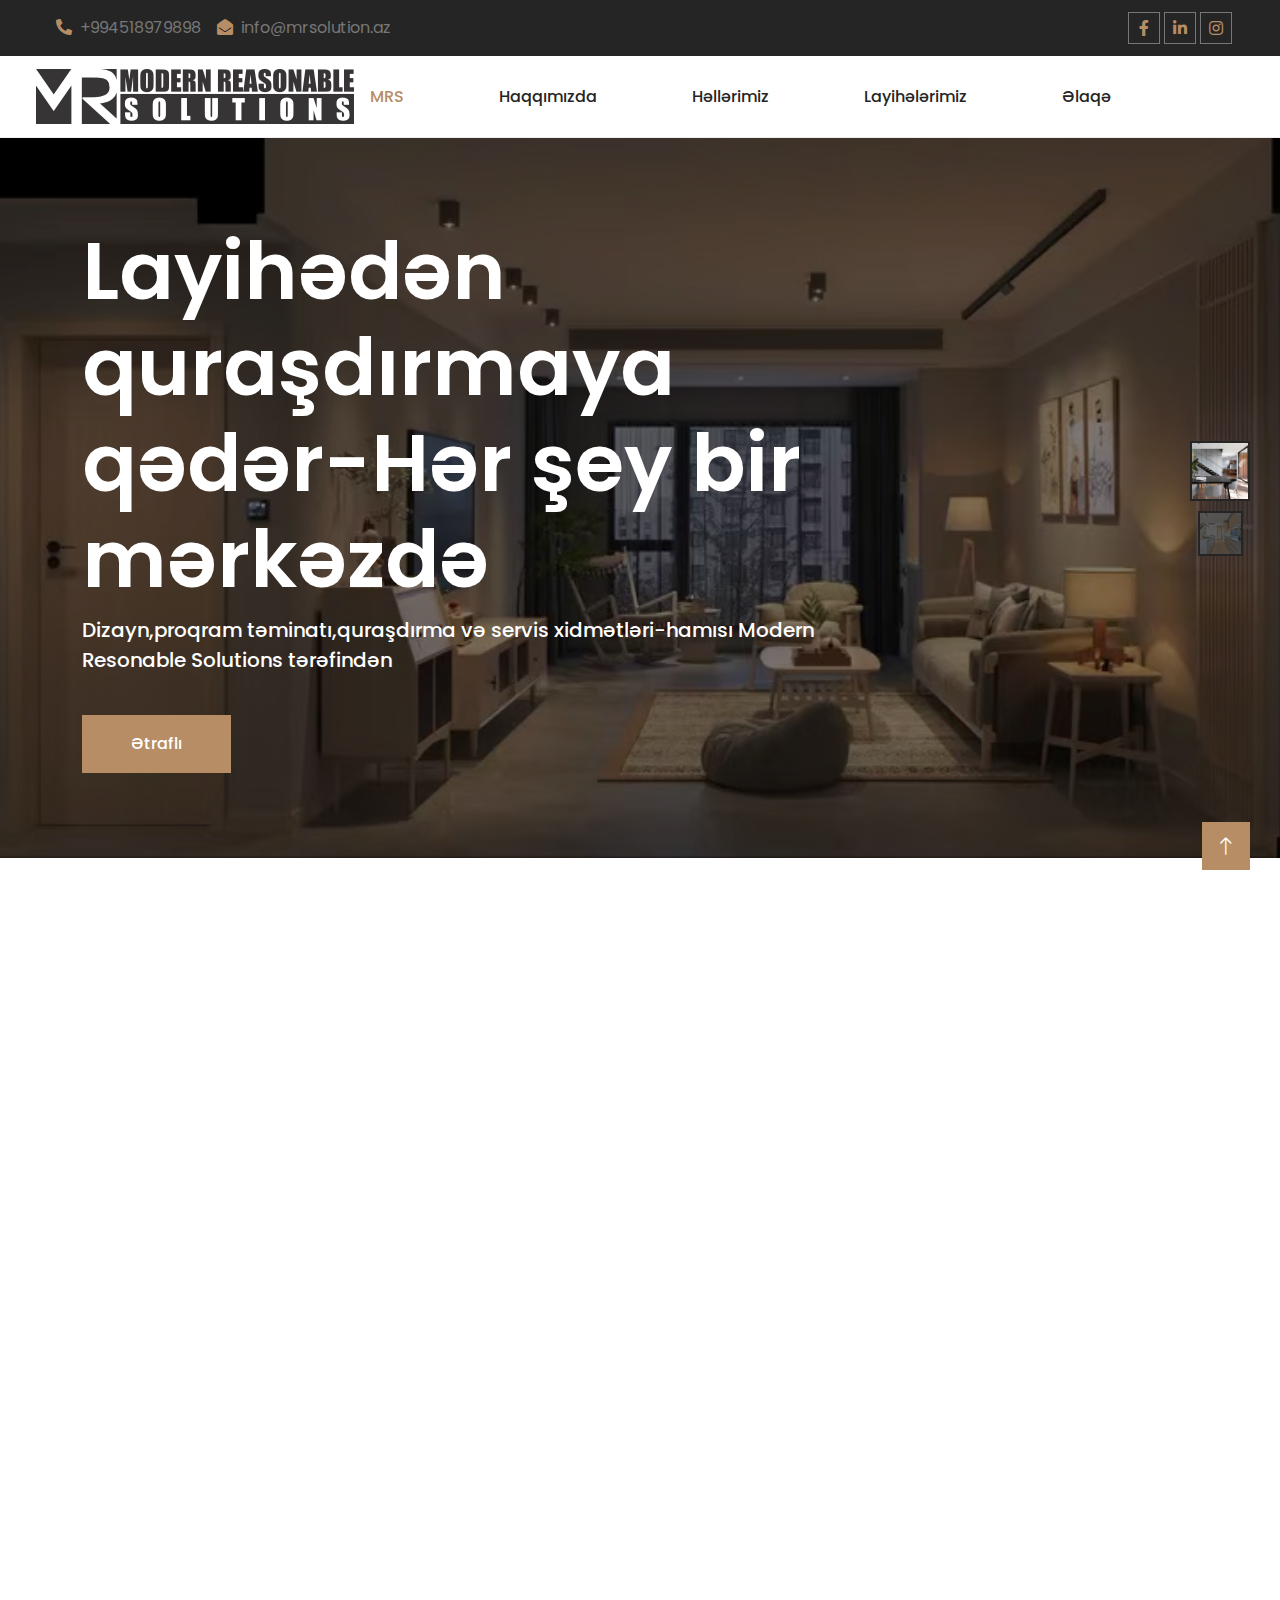
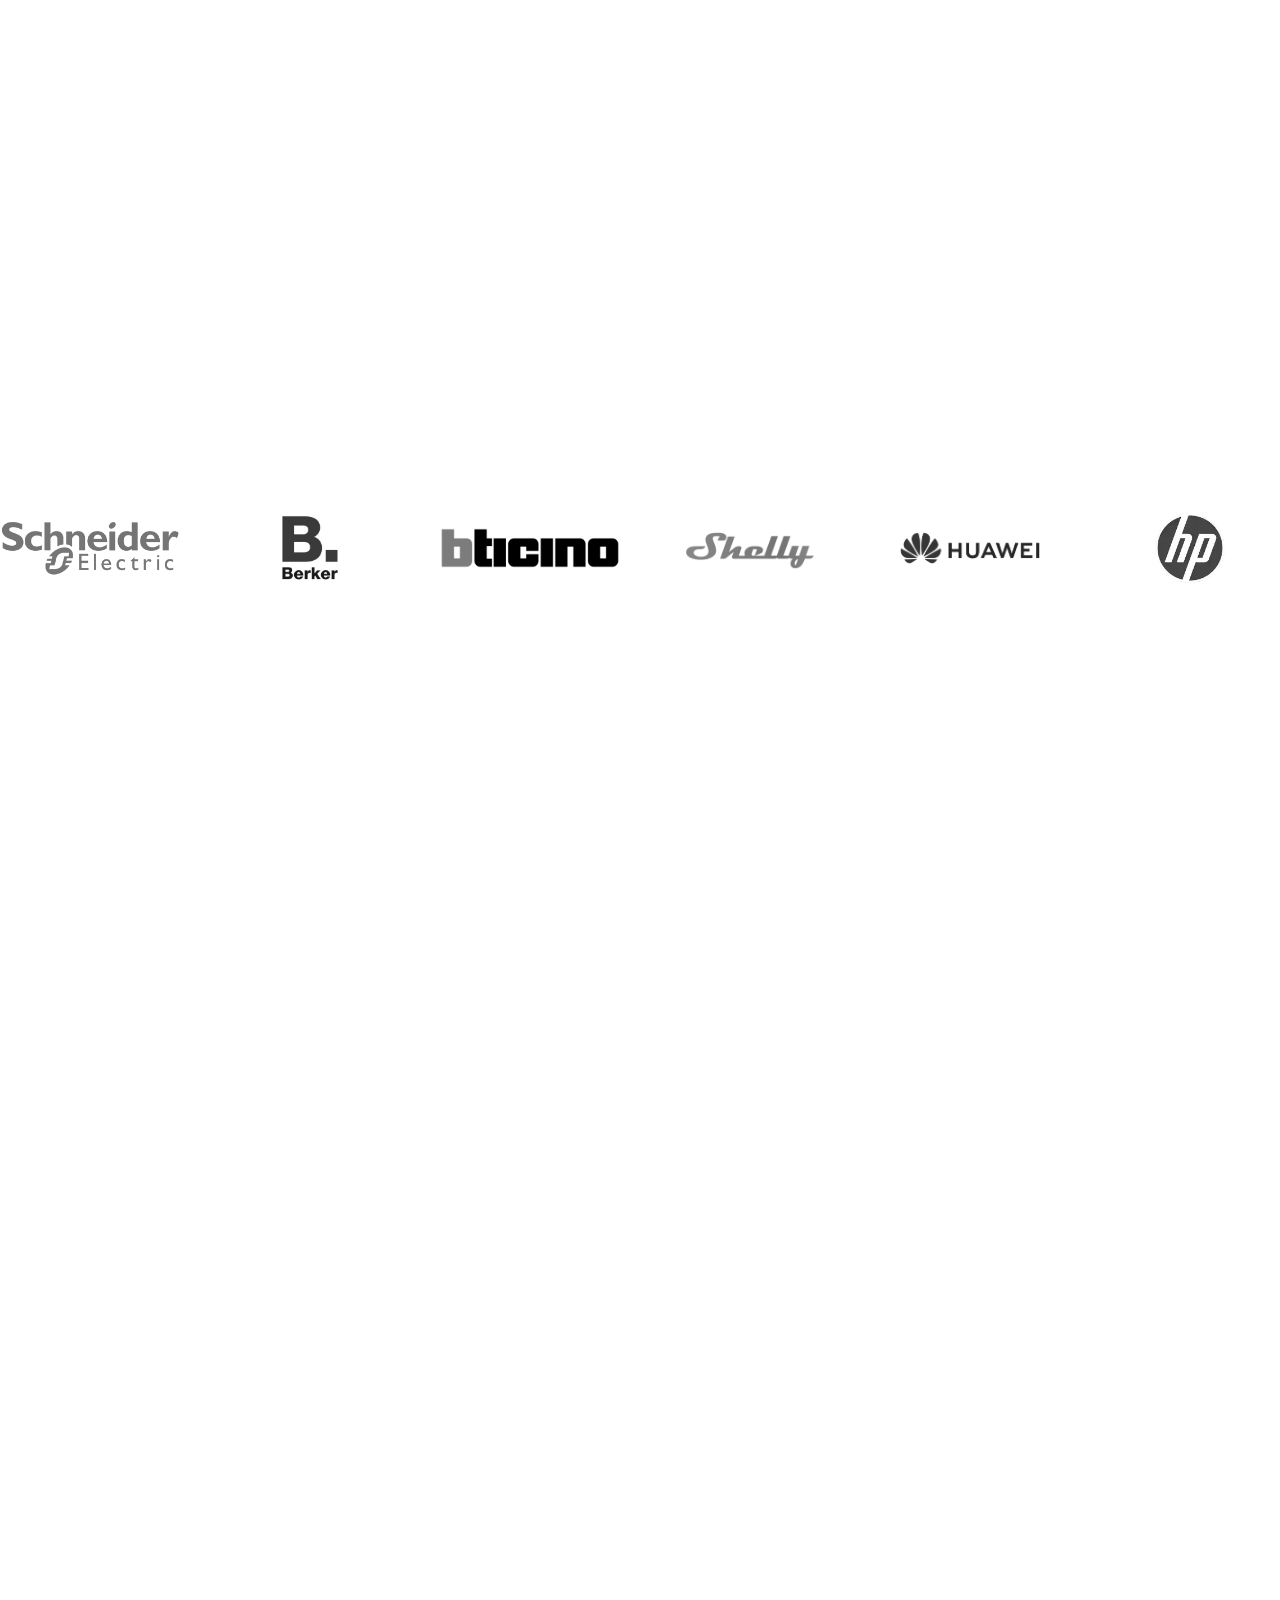
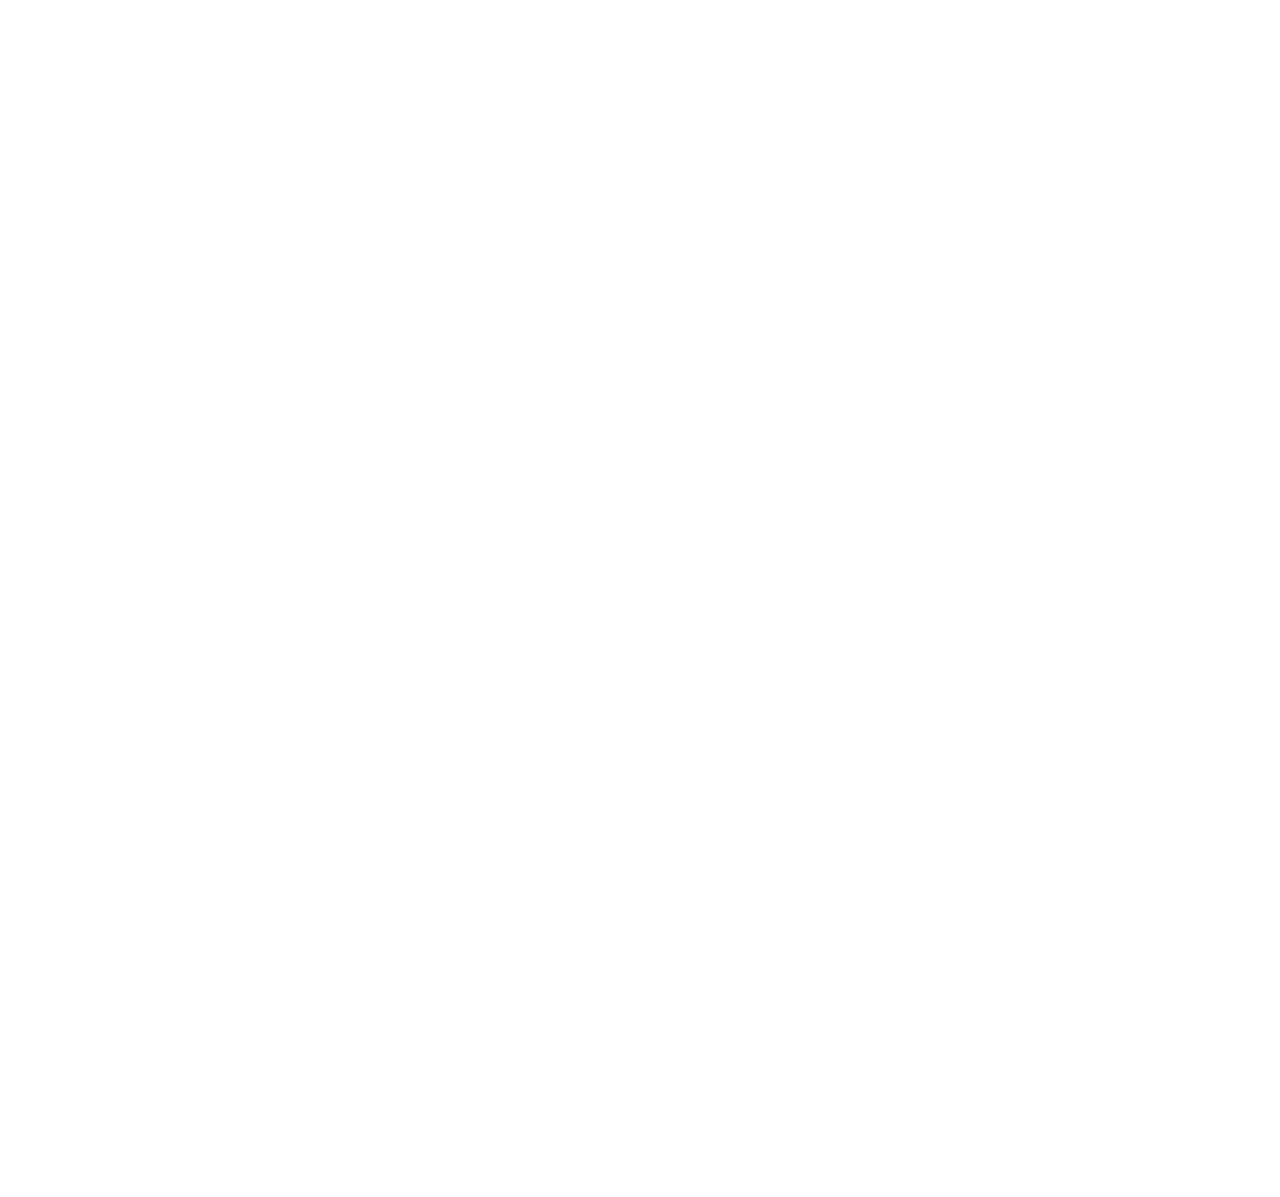
<file: index.html>
<!DOCTYPE html>
<html lang="en">

<head>
    <meta charset="UTF-8">
    <title>Modern Reasonable Solutions </title>
    <meta content="width=device-width, initial-scale=1.0" name="viewport">
    <meta content="" name="keywords">
    <meta content="" name="description">
    

    <!-- Favicon -->
    <link href="img/icons/icon-5.png" rel="icon">

    <!-- Google Web Fonts -->
    <link rel="preconnect" href="https://fonts.googleapis.com">
    <link rel="preconnect" href="https://fonts.gstatic.com" crossorigin>
   <link href="https://fonts.googleapis.com/css2?family=Poppins:wght@400;500;600;700&display=swap" rel="stylesheet">


    <!-- Icon Font Stylesheet -->
    <link href="https://cdnjs.cloudflare.com/ajax/libs/font-awesome/5.10.0/css/all.min.css" rel="stylesheet">
    <link href="https://cdn.jsdelivr.net/npm/bootstrap-icons@1.4.1/font/bootstrap-icons.css" rel="stylesheet">

    <!-- Libraries Stylesheet -->
    <link href="lib/animate/animate.min.css" rel="stylesheet">
    <link href="lib/owlcarousel/assets/owl.carousel.min.css" rel="stylesheet">
    <link href="lib/tempusdominus/css/tempusdominus-bootstrap-4.min.css" rel="stylesheet" />

    <!-- Customized Bootstrap Stylesheet -->
    <link href="css/bootstrap.min.css" rel="stylesheet">

    <!-- Template Stylesheet -->
    <link href="css/style.css" rel="stylesheet">
    <link rel="stylesheet" href="https://cdn.jsdelivr.net/npm/swiper@9/swiper-bundle.min.css" />
</head>

<body>
    <!-- Spinner Start -->
    <div id="spinner" class="show bg-white position-fixed translate-middle w-100 vh-100 top-50 start-50 d-flex align-items-center justify-content-center">
        <div class="spinner-border position-relative text-primary" style="width: 6rem; height: 6rem;" role="status"></div>
        <img class="position-absolute top-50 start-50 translate-middle" src="img/icons/icon-8.png" alt="Icon">
    </div>
    <!-- Spinner End -->


    <!-- Topbar Start -->
    <div class="container-fluid bg-dark p-0 wow fadeIn" data-wow-delay="0.1s">
        <div class="row gx-0 d-none d-lg-flex">
            <div class="col-lg-7 px-5 text-start">
                <div class="h-100 d-inline-flex align-items-center py-3 me-3">
                    <a class="text-body px-2" href="tel:+0123456789"><i class="fa fa-phone-alt text-primary me-2"></i>+994518979898</a>
                    <a class="text-body px-2" href="mailto:info@example.com"><i class="fa fa-envelope-open text-primary me-2"></i>info@mrsolution.az</a>
                </div>
            </div>
            <div class="col-lg-5 px-5 text-end">
    
                <div class="h-100 d-inline-flex align-items-center">
                    <a class="btn btn-sm-square btn-outline-body me-1" href=""><i class="fab fa-facebook-f"></i></a>
                    <a class="btn btn-sm-square btn-outline-body me-1" href=""><i class="fab fa-linkedin-in"></i></a>
                    <a class="btn btn-sm-square btn-outline-body me-0" href=""><i class="fab fa-instagram"></i></a>
                </div>
            </div>
        </div>
    </div>
    <!-- Topbar End -->


   <!-- Navbar Start -->
<nav class="navbar navbar-expand-lg bg-white navbar-light sticky-top py-lg-0 px-lg-5 wow fadeIn"
     data-wow-delay="0.1s">

    <!-- Logo -->
    <a href="index.html" class="navbar-brand ms-4 ms-lg-0">
        <h1 class="text-primary m-0">
            <img class="me-3" src="img/icons/logo2.png" alt="Modern Reasonable Solutions">
        </h1>
    </a>

    <!-- Mobile Toggle -->
    <button type="button"
            class="navbar-toggler me-4"
            data-bs-toggle="collapse"
            data-bs-target="#navbarCollapse"
            aria-controls="navbarCollapse"
            aria-expanded="false"
            aria-label="Toggle navigation">
        <span class="navbar-toggler-icon"></span>
    </button>

    <!-- Menu -->
    <div class="collapse navbar-collapse" id="navbarCollapse">
        <div class="navbar-nav ms-auto me-5 p-4 p-lg-0">
            <a href="index.html" class="nav-item nav-link active">MRS</a>
            <a href="about.html" class="nav-item nav-link">Haqqımızda</a>
            <a href="service.html" class="nav-item nav-link">Həllərimiz</a>
            <a href="project.html" class="nav-item nav-link">Layihələrimiz</a>
            <a href="contact.html" class="nav-item nav-link">Əlaqə</a>
        </div>
    </div>

</nav>
<!-- Navbar End -->



    <!-- Carousel Start -->
    <div class="container-fluid p-0 pb-5 wow fadeIn" data-wow-delay="0.1s">
        <div class="owl-carousel header-carousel position-relative">
            <div class="owl-carousel-item position-relative" data-dot="<img src='img/carousel-1.jpg'>">
                <img class="img-fluid" src="img/liper-lights2.jpeg" alt="">
                <div class="owl-carousel-inner">
                    <div class="container">
                        <div class="row justify-content-start">
                            <div class="col-10 col-lg-8">
                                <h1 class="display-1 text-white animated slideInDown">Layihədən quraşdırmaya qədər-Hər şey bir mərkəzdə</h1>
                                <p class="fs-5 fw-medium text-white mb-4 pb-3">Dizayn,proqram təminatı,quraşdırma və servis xidmətləri-hamısı Modern Resonable Solutions tərəfindən</p>
                                <a href="" class="btn btn-primary py-3 px-5 animated slideInLeft">Ətraflı</a>
                            </div>
                        </div>
                    </div>
                </div>
            </div>
            
            <div class="owl-carousel-item position-relative" data-dot="<img src='img/carousel-3.jpg'>">
                <img class="img-fluid" src="img/carousel-3.jpg" alt="">
                <div class="owl-carousel-inner">
                    <div class="container">
                        <div class="row justify-content-start">
                            <div class="col-10 col-lg-8">
                                <h1 class="display-1 text-white animated slideInDown">Daimi Nəzarət, Yüksək Təhlükəsizlik</h1>
                                <p class="fs-5 fw-medium text-white mb-4 pb-3">Evinizi,ofisinizi və obyektlərinizi 24/7 qoruma altında saxlayın.</p>
                                <a href="" class="btn btn-primary py-3 px-5 animated slideInLeft">Ətraflı</a>
                            </div>
                        </div>
                    </div>
                </div>
            </div>
        </div>
    </div>
    <!-- Carousel End -->
    <!-- About Start -->
    <div class="container-xxl py-5">
        <div class="container">
            <div class="row g-5">
                <div class="col-lg-6 wow fadeIn" data-wow-delay="0.1s">
                    <div class="about-img">
                        <img class="img-fluid" src="img/about-1.jpg" alt="">
                        <img class="img-fluid" src="img/about-2.jpg" alt="">
                    </div>
                </div>
                <div class="col-lg-6 wow fadeIn" data-wow-delay="0.5s">
                    <h4 class="section-title">Haqqımızda</h4>
                    <h1 class="display-5 mb-4">Layihələrin reallaşdırılması üçün  sertifikatlaşdırılmış və beynəlxalq keyfiyyət standartlarına cavab verən avadanlıq və texnologiyalardan istifadə </h1>
                    <p>Modern Reasonable Solutions şirkəti müasir sistemləri tətbiq etməklə,layihələrin hazırlanmasını, avadanlıqların peşəkar quraşdırılmasını,</p>
                    <p class="mb-4">həmçinin zəmanət və zəmanətdən sonrakı xidmətin göstərilməsi üzrə bütöv kompleks fəaliyyəti təmin edən dizayn və quraşdırma mərkəzidir.</p>
                    <div class="d-flex align-items-center mb-5">
                        <div class="d-flex flex-shrink-0 align-items-center justify-content-center border border-5 border-primary" style="width: 120px; height: 120px;">
                            <h1 class="display-1 mb-n2" data-toggle="counter-up">10</h1>
                        </div>
                        <div class="ps-4">
                            <h3>İllik  </h3>
                            <h3>İş</h3>
                            <h3 class="mb-0">Təcrübəsi</h3>
                        </div>
                    </div>
                    <a class="btn btn-primary py-3 px-5" href="about.html">Ətraflı</a>
                </div>
            </div>
        </div>
    </div>
    <!-- About End -->
      <div class="text-center mx-auto mb-5 wow fadeInUp" data-wow-delay="0.1s" style="max-width: 600px;">
                <h4 class="section-title">Partnyorlarımız</h4>
            </div>
 <!-- Clients Section -->
    <section id="clients" class="clients section">

      <div data-aos="fade-up" data-aos-delay="100">

        <div class="clients-slider swiper init-swiper">

          <div class="swiper-wrapper">
            <div class="swiper-slide">
              <div class="client-logo">
                <img src="img/clients/clients-1.png" class="img-fluid" alt="">
              </div>
            </div><!-- End Client Item -->

            <div class="swiper-slide">
              <div class="client-logo">
                <img src="img/clients/clients-2.png" class="img-fluid" alt="">
              </div>
            </div><!-- End Client Item -->

            <div class="swiper-slide">
              <div class="client-logo">
                <img src="img/clients/clients-3.jpg" class="img-fluid" alt="">
              </div>
            </div><!-- End Client Item -->

            <div class="swiper-slide">
              <div class="client-logo">
                <img src="img/clients/clients-4.png" class="img-fluid" alt="">
              </div>
            </div><!-- End Client Item -->

            <div class="swiper-slide">
              <div class="client-logo">
                <img src="img/clients/clients-55.webp" class="img-fluid" alt="">
              </div>
              <div class="swiper-slide">
                <div class="client-logo">
                  <img src="img/clients/clients-55.webp" class="img-fluid" alt="">
                </div>
            </div><!-- End Client Item -->

            
            </div><!-- End Client Item -->

            <div class="swiper-slide">
              <div class="client-logo">
                <img src="img/clients/Huawei-Logo.wine.png" class="img-fluid" alt="">
              </div>
            </div><!-- End Client Item -->

            <div class="swiper-slide">
              <div class="client-logo">
                <img src="img/clients/clients-7.webp" class="img-fluid" alt="">
              </div>
            </div><!-- End Client Item -->

            <div class="swiper-slide">
              <div class="client-logo">
                <img src="img/clients/clients-8.png" class="img-fluid" alt="">
              </div>
            </div><!-- End Client Item -->

          </div>

        </div>

      </div>

    </section><!-- /Clients Section -->


    <!-- Service Start -->
    <div class="container-xxl py-5">
        <div class="container">
            <div class="text-center mx-auto mb-5 wow fadeInUp" data-wow-delay="0.1s" style="max-width: 600px;">
                <h4 class="section-title">Layihələrimiz</h4>
            </div>
            <div class="row g-4">
                <div class="col-lg-4 col-md-6 wow fadeInUp" data-wow-delay="0.1s">
                    <div class="service-item d-flex position-relative text-center h-100">
                        <img class="bg-img" src="img/Rabitebank-1068x730.jpg.webp" alt="">
                        <div class="service-text p-5">
                            <img class="mb-4" src="img/icons/icon-7.png" alt="Icon">
                            <h3 class="mb-3">Rabitə bank Nəsimi Filialı</h3>
                            <p class="mb-4">Elektrik təchizatı və rabitə sistemləri </p>
                            <a class="btn" href="rabitabank.html"><i class="fa fa-plus text-primary me-3"></i>Ətraflı</a>
                        </div>
                    </div>
                </div>
                <div class="col-lg-4 col-md-6 wow fadeInUp" data-wow-delay="0.1s">
                    <div class="service-item d-flex position-relative text-center h-100">
                        <img class="bg-img" src="img/Adsız tasarım (2).png" alt="">
                        <div class="service-text p-5">
                            <img class="mb-4" src="img/icons/icon-7.png" alt="Icon">
                            <h3 class="mb-3">PashaBank Sədərək Filialı</h3>
                            <p class="mb-4">Elektrik təchizatı və rabitə sistemləri</p>
                            <a class="btn" href=""><i class="fa fa-plus text-primary me-3"></i>Ətraflı</a>
                        </div>
                    </div>
                </div>
                <div class="col-lg-4 col-md-6 wow fadeInUp" data-wow-delay="0.5s">
                    <div class="service-item d-flex position-relative text-center h-100">
                        <img class="bg-img" src="img/1700813567.jpg" alt="">
                        <div class="service-text p-5">
                            <img class="mb-4" src="img/icons/icon-7.png" alt="Icon">
                            <h3 class="mb-3">Sumqayıt Məhkəmə Kompleksi</h3>
                            <p class="mb-4">Elektrik təchizatı və rabitə sistemləri</p>
                            <a class="btn" href=""><i class="fa fa-plus text-primary me-3"></i>Ətraflı</a>
                        </div>
                    </div>
                </div>
                <div class="col-lg-4 col-md-6 wow fadeInUp" data-wow-delay="0.1s">
                    <div class="service-item d-flex position-relative text-center h-100">
                        <img class="bg-img" src="img/bdu.jpg" alt="">
                        <div class="service-text p-5">
                            <img class="mb-4" src="img/icons/icon-7.png" alt="Icon">
                            <h3 class="mb-3">Bakı Dövlət Universiteti</h3>
                            <p class="mb-4">Kartlı keçiş sistemi (keçid məntəqələrində turniketlər üzərində hərarət ölçmə sistemi ilə keçiş sistemi).</p>
                            <a class="btn" href=""><i class="fa fa-plus text-primary me-3"></i>Ətraflı</a>
                        </div>
                    </div>
                </div>
                <div class="col-lg-4 col-md-6 wow fadeInUp" data-wow-delay="0.3s">
                    <div class="service-item d-flex position-relative text-center h-100">
                        <img class="bg-img" src="img/aeroport_1200.webp" alt="">
                        <div class="service-text p-5">
                            <img class="mb-4" src="img/icons/icon-7.png" alt="Icon">
                            <h3 class="mb-3">Azərbaycan Hava Yolları</h3>
                            <p class="mb-4">Elektrik təchizatı və rabitə sistemləri</p>
                            <a class="btn" href=""><i class="fa fa-plus text-primary me-3"></i>Ətraflı</a>
                        </div>
                    </div>
                </div>
                <div class="col-lg-4 col-md-6 wow fadeInUp" data-wow-delay="0.5s">
                    <div class="service-item d-flex position-relative text-center h-100">
                        <img class="bg-img" src="img/6060849ab49b9--cZ-0XWHfKmAkF_.jpg" alt="">
                        <div class="service-text p-5">
                            <img class="mb-4" src="img/icons/icon-7.png" alt="Icon">
                            <h3 class="mb-3">Dövlət Təhlükəsizlik Xidmətinin Nəsimi şöbəsi</h3>
                            <p class="mb-4"> Şəbəkə sistemi və İT, Video nəzarət CCTV, Mərkəzi rabitə sistemi </p>
                            <a class="btn" href=""><i class="fa fa-plus text-primary me-3"></i>Ətraflı</a>
                        </div>
                    </div>
                </div>
            </div>
        </div>
    </div>
    <!-- Service End -->


    <!-- Appointment Start -->
    <div class="container-xxl py-5">
        <div class="container">
            <div class="row g-5">
                <div class="col-lg-6 wow fadeInUp" data-wow-delay="0.1s">
                    <h4 class="section-title">Bizimlə Əlaqə</h4>
                    <h1 class="display-5 mb-4">Layihənizi Başlamaq üçün Randevu Alın</h1>
                    <div class="row g-4">
                        <div class="col-12">
                            <div class="d-flex">
                                <div class="d-flex flex-shrink-0 align-items-center justify-content-center bg-light" style="width: 65px; height: 65px;">
                                    <i class="fa fa-2x fa-phone-alt text-primary"></i>
                                </div>
                                <div class="ms-4">
                                    <p class="mb-2">Telefon:</p>
                                    <h3 class="mb-0">+99451 879 98 98</h3>
                                </div>
                            </div>
                        </div>
                        <div class="col-12">
                            <div class="d-flex">
                                <div class="d-flex flex-shrink-0 align-items-center justify-content-center bg-light" style="width: 65px; height: 65px;">
                                    <i class="fa fa-2x fa-envelope-open text-primary"></i>
                                </div>
                                <div class="ms-4">
                                    <p class="mb-2">E-poçt ünvanımız:</p>
                                    <h3 class="mb-0">info@mrsolutions.az</h3>
                                </div>
                            </div>
                        </div>
                    </div>
                </div>
                <div class="col-lg-6 wow fadeInUp" data-wow-delay="0.5s">
                    <div class="row g-3">
                        <div class="col-12 col-sm-6">
                            <input type="text" class="form-control" placeholder="Ad və Soyad" style="height: 55px;">
                        </div>
                        <div class="col-12 col-sm-6">
                            <input type="email" class="form-control" placeholder="Email" style="height: 55px;">
                        </div>
                        <div class="col-12 col-sm-6">
                            <input type="text" class="form-control" placeholder="Telefon" style="height: 55px;">
                        </div>
                        <div class="col-12 col-sm-6">
                            <select class="form-select" style="height: 55px;">
                                <option selected>Xidmət Seçimi</option>
                                <option value="1">IT xidmətləri</option>
                                <option value="2">İntellektual idarəetmə sistemləri</option>
                                <option value="3">Təhlükəsizlik sistemləri</option>
                                <option value="4">Elektrik təchizatı</option>
                                <option value="5">Mərkəzi rabitə sistemi (PBX)</option>
                            </select>
                        </div>
                        <div class="col-12">
                            <textarea class="form-control" rows="5" placeholder="Mesajınız"></textarea>
                        </div>
                        <div class="col-12">
                            <button class="btn btn-primary w-100 py-3" type="submit">Göndər</button>
                        </div>
                    </div>
                </div>
            </div>
        </div>
    </div>
    <!-- Appointment End -->

    <!-- Footer Start -->
    <div class="container-fluid bg-dark text-body footer mt-5 pt-5 px-0 wow fadeIn" data-wow-delay="0.1s">
        <div class="container py-5">
            <div class="row g-5">
                <div class="col-lg-3 col-md-6">
                    <h3 class="text-light mb-4">Adresimiz</h3>
                    <p class="mb-2"><i class="fa fa-map-marker-alt text-primary me-3"></i>SH.MEHDİYEV 93, BAKU, AZ1130</p>
                    <p class="mb-2"><i class="fa fa-phone-alt text-primary me-3"></i>+994 (51) 897 98 98</p>
                    <p class="mb-2"><i class="fa fa-envelope text-primary me-3"></i>info@mrsolution.az</p>
                    <div class="d-flex pt-2">
                        <a class="btn btn-square btn-outline-body me-1" href=""><i class="fab fa-twitter"></i></a>
                        <a class="btn btn-square btn-outline-body me-1" href=""><i class="fab fa-facebook-f"></i></a>
                        <a class="btn btn-square btn-outline-body me-1" href=""><i class="fab fa-youtube"></i></a>
                        <a class="btn btn-square btn-outline-body me-0" href=""><i class="fab fa-linkedin-in"></i></a>
                    </div>
                </div>
                <div class="col-lg-3 col-md-6">
                    <h3 class="text-light mb-4">MRS</h3>
                    <a class="btn btn-link" href="">Şirkət haqqında</a>
                    <a class="btn btn-link" href="">Partnyorlar</a>
                    <a class="btn btn-link" href="">Rəsmi Sənədlər</a>
                </div>
                <div class="col-lg-3 col-md-6">
                    <h3 class="text-light mb-4">Həllərimiz</h3>
                    <a class="btn btn-link" href="">İT xidmətləri və Proqram təminatı</a>
                    <a class="btn btn-link" href="">İntellektual idarəetmə sistemləri</a>
                    <a class="btn btn-link" href="">Təhlükəsizlik sistemləri</a>
                    <a class="btn btn-link" href="">Mərkəzi rabitə sistemi (PBX)</a>
                    <a class="btn btn-link" href="">Multirum sistemi</a>
                    <a class="btn btn-link" href="">Elektrik təchizatı</a>
                    <a class="btn btn-link" href="">Müşavirə otaqları və konfrans zalları</a>
                </div>
                
                <div class="col-lg-3 col-md-6">
                    <h3 class="text-light mb-4">Layihələrimiz</h3>
                    <a class="btn btn-link" href="">Rabitə bank Nəsimi filialı</a>
                    <a class="btn btn-link" href="">PashaBank Sədərək filialı</a>
                    <a class="btn btn-link" href="">Sumqayıt Məhkəmə Kompleksi</a>
                    <a class="btn btn-link" href="">Baku Electronics (Əhmədli mağazası)</a>
                    <a class="btn btn-link" href="">Bakı Dövlət Universiteti</a>
                    <a class="btn btn-link" href="">Dövlət Təhlükəsizlik Xidmətinin Nəsimi şöbəsi</a>
                    <a class="btn btn-link" href="">Azərbaycan Hava Yolları -AZAL</a>
                </div>
                

            </div>
        </div>
        <div class="container-fluid copyright">
            <div class="container">
                <div class="row">
                    <div class="col-md-6 text-center text-md-start mb-3 mb-md-0">
                        &copy; <a href="#">Modern Resonable Solutions</a>, Bütün hüquqlar qorunur.
                    </div>
                </div>
            </div>
        </div>
    </div>
    <!-- Footer End -->


    <!-- Back to Top -->
    <a href="#" class="btn btn-lg btn-primary btn-lg-square back-to-top"><i class="bi bi-arrow-up"></i></a>


    <!-- JavaScript Libraries -->
    <script src="https://code.jquery.com/jquery-3.4.1.min.js"></script>
    <script src="https://cdn.jsdelivr.net/npm/bootstrap@5.0.0/dist/js/bootstrap.bundle.min.js"></script>
    <script src="lib/wow/wow.min.js"></script>
    <script src="lib/easing/easing.min.js"></script>
    <script src="lib/waypoints/waypoints.min.js"></script>
    <script src="lib/counterup/counterup.min.js"></script>
    <script src="lib/owlcarousel/owl.carousel.min.js"></script>
    <script src="lib/tempusdominus/js/moment.min.js"></script>
    <script src="lib/tempusdominus/js/moment-timezone.min.js"></script>
    <script src="lib/tempusdominus/js/tempusdominus-bootstrap-4.min.js"></script>



    <!-- Template Javascript -->
    <script src="js/main.js"></script>
      <script src="https://cdn.jsdelivr.net/npm/swiper@9/swiper-bundle.min.js"></script>
  <script>
    document.addEventListener("DOMContentLoaded", function () {
      new Swiper(".clients-slider", {
        loop: true,
        speed: 6000,
        autoplay: {
          delay: 1,
          disableOnInteraction: false
        },
        centeredSlides: false,
        slideToClickedSlide: true,
        slidesPerView: "auto",
        spaceBetween: 40,
        breakpoints: {
          320: { slidesPerView: 2, spaceBetween: 20 },
          640: { slidesPerView: 3, spaceBetween: 20 },
          992: { slidesPerView: 4, spaceBetween: 30 },
          1200: { slidesPerView: 6, spaceBetween: 40 }
        }
      });
    });
  </script>

  <script>
  // Counter animation
  const counters = document.querySelectorAll('.counter');
  const speed = 100; // sürəti dəyişə bilərsiniz

  counters.forEach(counter => {
    const animate = () => {
      const value = +counter.getAttribute('data-target');
      const data = +counter.innerText;
      const increment = value / speed;

      if (data < value) {
        counter.innerText = Math.ceil(data + increment);
        setTimeout(animate, 20);
      } else {
        counter.innerText = value + "+";
      }
    };
    animate();
  });
</script>

</body>

</body>

</html>
</file>
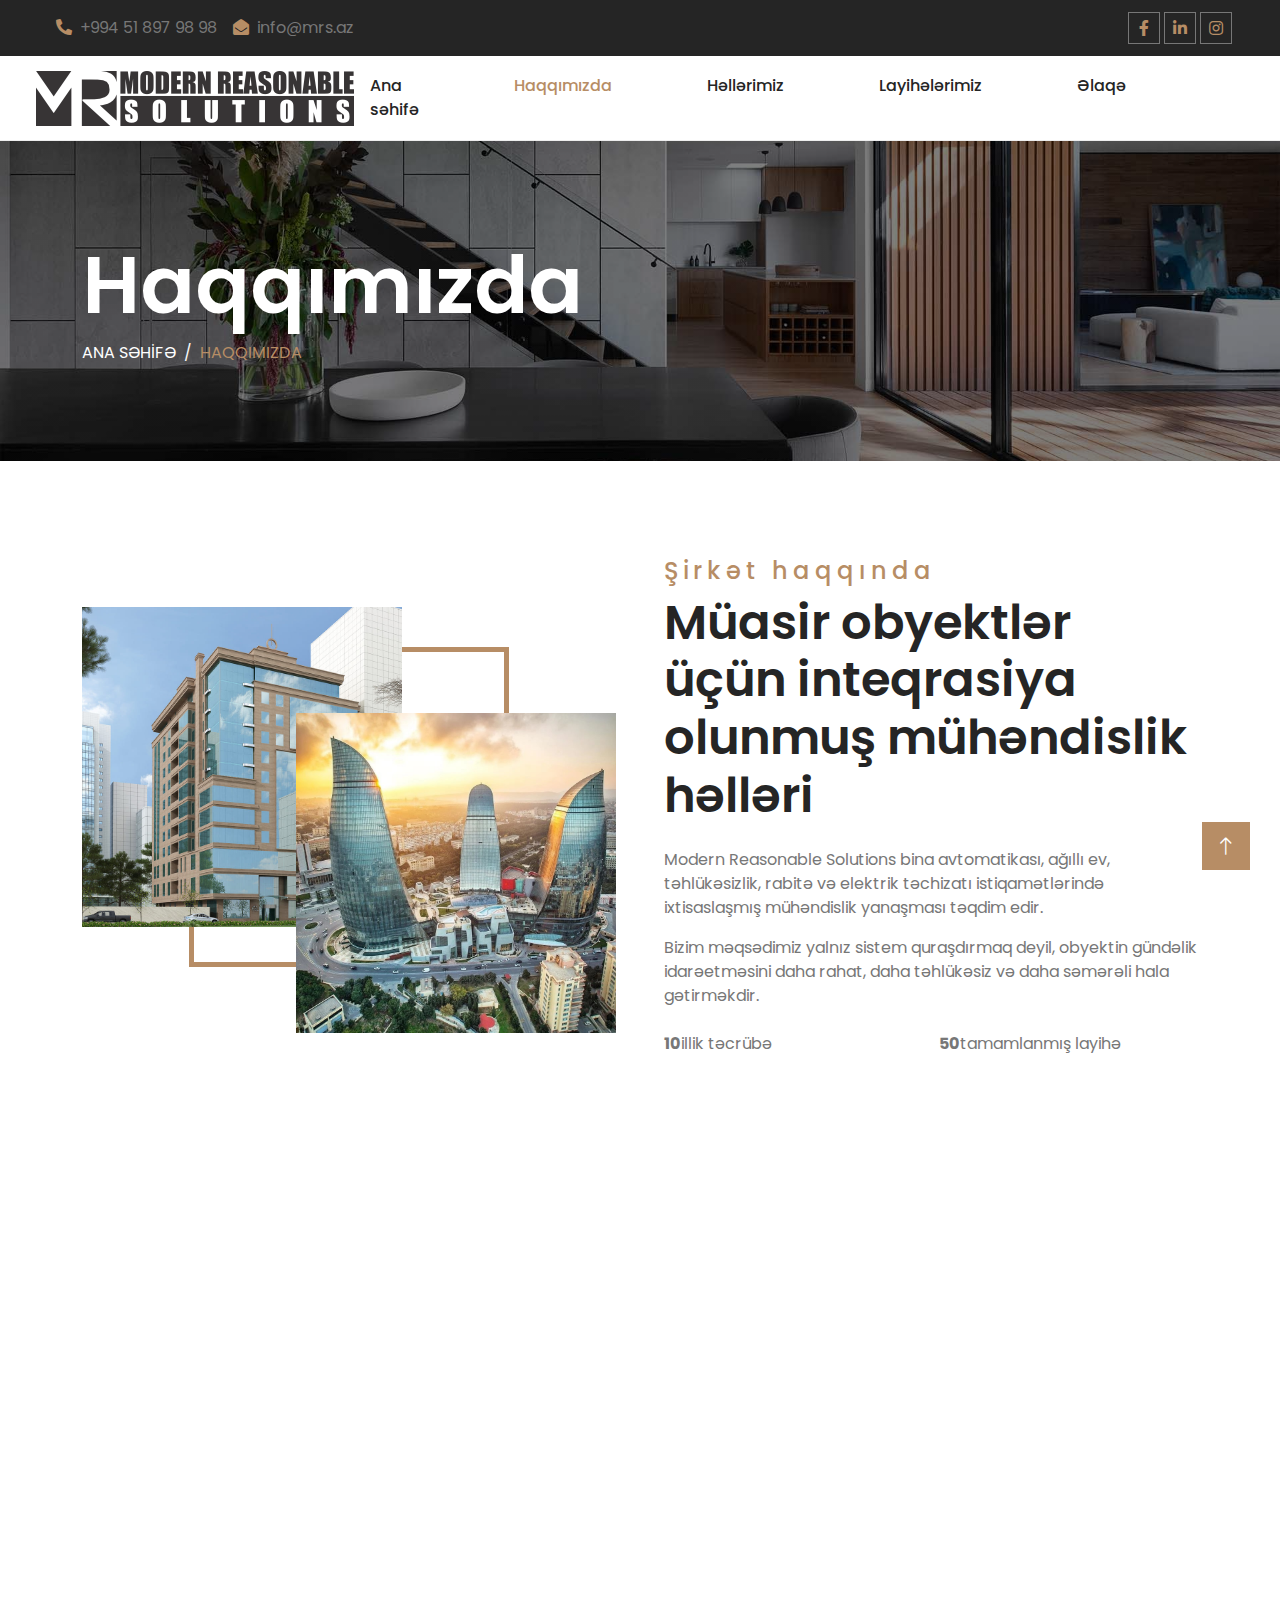
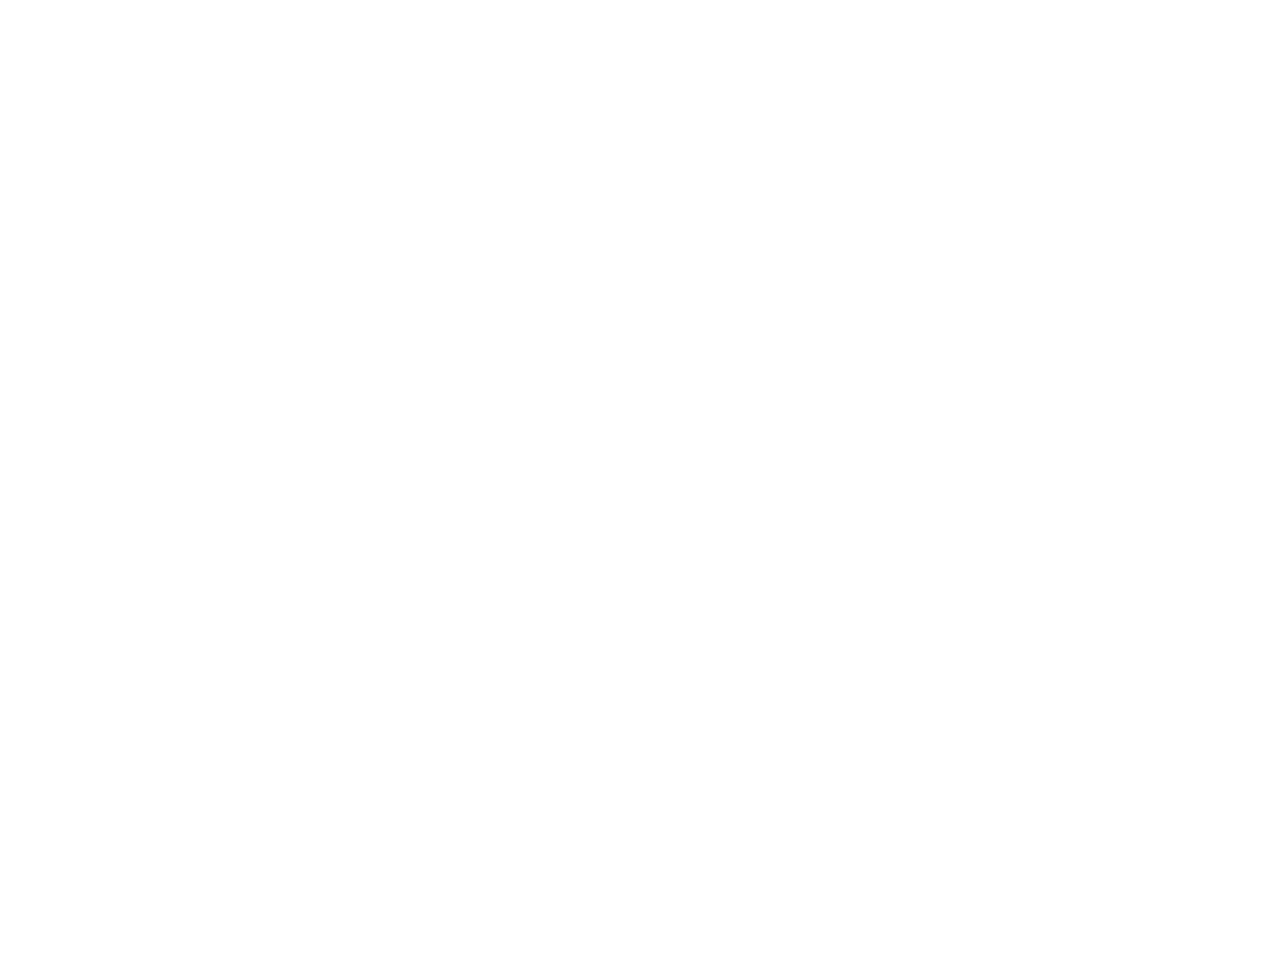
<file: about.html>
﻿<!DOCTYPE html>
<html lang="az">
<head>
    <meta charset="utf-8">
    <title>Haqqımızda | Modern Reasonable Solutions</title>
    <meta content="width=device-width, initial-scale=1.0" name="viewport">
    <meta content="MRS şirkəti haqqında, mühəndislik, təhlükəsizlik, avtomatika" name="keywords">
    <meta content="Modern Reasonable Solutions haqqında, fəaliyyət istiqamətləri və iş yanaşması." name="description">
    <meta property="og:title" content="Haqqımızda | Modern Reasonable Solutions">
    <meta property="og:description" content="Modern Reasonable Solutions haqqında, fəaliyyət istiqamətləri və iş yanaşması.">
    <meta property="og:type" content="website">
    <meta property="og:locale" content="az_AZ">
    <link href="img/icons/icon-5.png" rel="icon">
    <link rel="preconnect" href="https://fonts.googleapis.com">
    <link rel="preconnect" href="https://fonts.gstatic.com" crossorigin>
    <link href="https://fonts.googleapis.com/css2?family=Poppins:wght@400;500;600;700;800&display=swap&subset=latin-ext" rel="stylesheet">
    <link href="https://cdnjs.cloudflare.com/ajax/libs/font-awesome/5.10.0/css/all.min.css" rel="stylesheet">
    <link href="https://cdn.jsdelivr.net/npm/bootstrap-icons@1.4.1/font/bootstrap-icons.css" rel="stylesheet">
    <link href="lib/animate/animate.min.css" rel="stylesheet">
    <link href="lib/owlcarousel/assets/owl.carousel.min.css" rel="stylesheet">
    <link href="lib/tempusdominus/css/tempusdominus-bootstrap-4.min.css" rel="stylesheet">
    <link href="css/bootstrap.min.css" rel="stylesheet">
    <link href="css/style.css" rel="stylesheet">
</head>
<body>
    <div class="container-fluid bg-dark p-0 wow fadeIn" data-wow-delay="0.1s">
        <div class="row gx-0 d-none d-lg-flex">
            <div class="col-lg-7 px-5 text-start">
                <div class="h-100 d-inline-flex align-items-center py-3 me-3">
                    <a class="text-body px-2" href="tel:+994518979898"><i class="fa fa-phone-alt text-primary me-2"></i>+994 51 897 98 98</a>
                    <a class="text-body px-2" href="mailto:info@mrs.az"><i class="fa fa-envelope-open text-primary me-2"></i>info@mrs.az</a>
                </div>
            </div>
            <div class="col-lg-5 px-5 text-end">
                <div class="h-100 d-inline-flex align-items-center">
                    <a class="btn btn-sm-square btn-outline-body me-1" href="contact.html"><i class="fab fa-facebook-f"></i></a>
                    <a class="btn btn-sm-square btn-outline-body me-1" href="contact.html"><i class="fab fa-linkedin-in"></i></a>
                    <a class="btn btn-sm-square btn-outline-body me-0" href="contact.html"><i class="fab fa-instagram"></i></a>
                </div>
            </div>
        </div>
    </div>
</div>
<div id="spinner" class="show bg-white position-fixed translate-middle w-100 vh-100 top-50 start-50 d-flex align-items-center justify-content-center">
        <div class="spinner-border position-relative text-primary" style="width: 5rem; height: 5rem;" role="status"></div>
        <img class="position-absolute top-50 start-50 translate-middle" src="img/icons/icon-8.png" alt="MRS ikon">
    </div>

            <nav class="navbar navbar-expand-lg bg-white navbar-light sticky-top py-lg-0 px-lg-5 wow fadeIn" data-wow-delay="0.1s">
        <a href="index.html" class="navbar-brand ms-4 ms-lg-0"><h1 class="text-primary m-0"><img class="me-3" src="img/icons/logo2.png" alt="MRS"></h1></a>
        <button type="button" class="navbar-toggler me-4" data-bs-toggle="collapse" data-bs-target="#navbarCollapse"><span class="navbar-toggler-icon"></span></button>
        <div class="collapse navbar-collapse" id="navbarCollapse">
            <div class="navbar-nav ms-auto me-5 p-4 p-lg-0">
                <a href="index.html" class="nav-item nav-link">Ana səhifə</a>
                <a href="about.html" class="nav-item nav-link active">Haqqımızda</a>
                <a href="project.html" class="nav-item nav-link">Həllərimiz</a>
                <a href="service.html" class="nav-item nav-link">Layihələrimiz</a>
                <a href="contact.html" class="nav-item nav-link">Əlaqə</a>
            </div>
        </div>
    </nav>

    <div class="container-fluid page-header py-5 mb-5 wow fadeIn" data-wow-delay="0.1s">
        <div class="container py-5">
            <h1 class="display-1 text-white animated slideInDown">Haqqımızda</h1>
            <nav aria-label="breadcrumb" class="animated slideInDown">
                <ol class="breadcrumb text-uppercase mb-0">
                    <li class="breadcrumb-item"><a class="text-white" href="index.html">Ana səhifə</a></li>
                    <li class="breadcrumb-item text-primary active" aria-current="page">Haqqımızda</li>
                </ol>
            </nav>
        </div>
    </div>

    <section class="container-xxl py-5">
        <div class="container">
            <div class="row g-5 align-items-center">
                <div class="col-lg-6 wow fadeIn" data-wow-delay="0.1s">
                    <div class="about-img">
                        <img class="img-fluid" src="img/2012-1709280165.jpg" alt="MRS layihə icrası">
                        <img class="img-fluid" src="img/1947-1703831652.jpg" alt="MRS texniki həll">
                    </div>
                </div>
                <div class="col-lg-6 wow fadeIn" data-wow-delay="0.5s">
                    <h4 class="section-title">Şirkət haqqında</h4>
                    <h2 class="display-5 mb-4">Müasir obyektlər üçün inteqrasiya olunmuş mühəndislik həlləri</h2>
                    <p>Modern Reasonable Solutions bina avtomatikası, ağıllı ev, təhlükəsizlik, rabitə və elektrik təchizatı istiqamətlərində ixtisaslaşmış mühəndislik yanaşması təqdim edir.</p>
                    <p class="mb-4">Bizim məqsədimiz yalnız sistem quraşdırmaq deyil, obyektin gündəlik idarəetməsini daha rahat, daha təhlükəsiz və daha səmərəli hala gətirməkdir.</p>
                    <div class="row g-3">
                        <div class="col-sm-6"><div class="about-highlight"><strong data-toggle="counter-up">10</strong><span>illik təcrübə</span></div></div>
                        <div class="col-sm-6"><div class="about-highlight"><strong data-toggle="counter-up">50</strong><span>tamamlanmış layihə</span></div></div>
                    </div>
                </div>
            </div>
        </div>
    </section>

    <section class="container-xxl py-5">
        <div class="container">
            <div class="text-center mx-auto mb-5 wow fadeInUp" data-wow-delay="0.1s" style="max-width: 700px;">
                <h4 class="section-title">Dəyərlərimiz</h4>
                <h2 class="display-6">İş prinsiplərimizi formalaşdıran əsas yanaşmalar</h2>
            </div>
            <div class="row g-4">
                <div class="col-md-4 wow fadeInUp" data-wow-delay="0.1s"><div class="insight-card h-100"><span class="insight-number">01</span><h3>Dəqiqlik</h3><p>Layihələndirmədə və icrada ölçülə bilən nəticələrə fokuslanırıq.</p></div></div>
                <div class="col-md-4 wow fadeInUp" data-wow-delay="0.2s"><div class="insight-card h-100"><span class="insight-number">02</span><h3>Etibarlılıq</h3><p>Uzunmüddətli istifadəyə uyğun sabit və təhlükəsiz sistemlər qururuq.</p></div></div>
                <div class="col-md-4 wow fadeInUp" data-wow-delay="0.3s"><div class="insight-card h-100"><span class="insight-number">03</span><h3>Dəstək</h3><p>Layihə bitdikdən sonra da texniki servis və müşayiət davam edir.</p></div></div>
            </div>
        </div>
    </section>

    <section class="about-editorial py-5">
        <div class="container">
            <div class="row g-4 align-items-stretch">
                <div class="col-lg-7 wow fadeInUp" data-wow-delay="0.1s">
                    <div class="about-editorial-main h-100">
                        <span class="solution-kicker">Biz necə düşünürük</span>
                        <h3>Hər obyektə avadanlıq siyahısı kimi yox, işləyən ekosistem kimi baxırıq</h3>
                        <p>Yaxşı layihə yalnız düzgün cihaz seçimindən ibarət olmur. Obyektin ritmi, istifadə ssenarisi, təhlükəsizlik səviyyəsi və gələcək genişlənmə ehtimalı da nəzərə alınmalıdır. Bizim yanaşma məhz bu səbəbdən texniki dizaynla praktik istifadə arasında balans yaradır.</p>
                        <div class="about-editorial-points">
                            <span><i class="fa fa-check-circle text-primary me-2"></i>Obyektin məqsədinə uyğun sistem xətti</span>
                            <span><i class="fa fa-check-circle text-primary me-2"></i>Bir-biri ilə işləyən inteqrasiya olunmuş həllər</span>
                            <span><i class="fa fa-check-circle text-primary me-2"></i>Uzunmüddətli istifadə üçün sabit texniki baza</span>
                        </div>
                    </div>
                </div>
                <div class="col-lg-5 wow fadeInUp" data-wow-delay="0.2s">
                    <div class="about-editorial-side h-100">
                        <span class="solution-kicker">Rəqəmlərlə MRS</span>
                        <div class="about-stat-stack">
                            <div><strong>Residential</strong><span>Ağıllı ev və komfort yönümlü həllər</span></div>
                            <div><strong>Corporate</strong><span>Bank, ofis və korporativ məkan təcrübəsi</span></div>
                            <div><strong>Institutional</strong><span>Dövlət və təhsil obyektləri üçün uyğunlaşdırılmış sistemlər</span></div>
                        </div>
                    </div>
                </div>
            </div>

            <div class="row g-4 mt-2">
                <div class="col-lg-4 wow fadeInUp" data-wow-delay="0.1s"><div class="about-creative-card h-100"><span class="solution-kicker">Yanaşma</span><h4>Layihə fəlsəfəmiz</h4><p>Texnologiyanı ayrıca hissə kimi yox, məkanın ümumi keyfiyyətinə xidmət edən təbəqə kimi qururuq.</p></div></div>
                <div class="col-lg-4 wow fadeInUp" data-wow-delay="0.2s"><div class="about-creative-card h-100"><span class="solution-kicker">Fokus</span><h4>Nəyə görə seçirlər</h4><p>Müştərilərimiz bizi yalnız quraşdırmaya görə yox, planlama, inteqrasiya və sonrakı texniki dəstəyə görə seçirlər.</p></div></div>
                <div class="col-lg-4 wow fadeInUp" data-wow-delay="0.3s"><div class="about-creative-card h-100"><span class="solution-kicker">Nəticə</span><h4>Nə veririk</h4><p>Daha aydın idarəetmə, daha etibarlı sistem axını və obyektin dəyərini yüksəldən premium texniki həll.</p></div></div>
            </div>
        </div>
    </section>
    </div>
    <div class="container-fluid bg-dark text-body footer mt-5 pt-5 px-0 wow fadeIn" data-wow-delay="0.1s">
        <div class="container py-5">
            <div class="row g-5">
                <div class="col-lg-3 col-md-6">
                    <h3 class="text-light mb-4">Ünvan</h3>
                    <p class="mb-2"><i class="fa fa-map-marker-alt text-primary me-3"></i>Ş. Mehdiyev 93, Bakı, AZ1130</p>
                    <p class="mb-2"><i class="fa fa-phone-alt text-primary me-3"></i>+994 51 897 98 98</p>
                    <p class="mb-2"><i class="fa fa-envelope text-primary me-3"></i>info@mrs.az</p>
                </div>
                <div class="col-lg-3 col-md-6">
                    <h3 class="text-light mb-4">MRS</h3>
                    <a class="btn btn-link" href="about.html">Şirkət haqqında</a>
                    <a class="btn btn-link" href="project.html">Həllərimiz</a>
                    <a class="btn btn-link" href="service.html">Layihələrimiz</a>
                </div>
                <div class="col-lg-3 col-md-6">
                    <h3 class="text-light mb-4">Əsas xidmətlər</h3>
                    <a class="btn btn-link" href="project.html">Bina idarəetmə sistemləri</a>
                    <a class="btn btn-link" href="project.html">Ağıllı ev həlləri</a>
                    <a class="btn btn-link" href="project.html">CCTV və təhlükəsizlik</a>
                    <a class="btn btn-link" href="project.html">PBX və rabitə infrastrukturu</a>
                </div>
                <div class="col-lg-3 col-md-6">
                    <h3 class="text-light mb-4">Seçilmiş layihələr</h3>
                    <a class="btn btn-link" href="rabitabank.html">Rabitəbank Nəsimi filialı</a>
                    <a class="btn btn-link" href="pashabank.html">PashaBank Sədərək filialı</a>
                    <a class="btn btn-link" href="sumgayit.html">Sumqayıt Məhkəmə Kompleksi</a>
                    <a class="btn btn-link" href="service.html">Digər layihələr</a>
                </div>
            </div>
        </div>
        <div class="container-fluid copyright"><div class="container"><div class="row"><div class="col-md-6 text-center text-md-start mb-3 mb-md-0">&copy; <a href="index.html">Modern Reasonable Solutions</a>, bütün hüquqlar qorunur.</div></div></div></div>
    </div>

    <a href="#" class="btn btn-lg btn-primary btn-lg-square back-to-top"><i class="bi bi-arrow-up"></i></a>
    <script src="https://code.jquery.com/jquery-3.4.1.min.js"></script>
    <script src="https://cdn.jsdelivr.net/npm/bootstrap@5.0.0/dist/js/bootstrap.bundle.min.js"></script>
    <script src="lib/wow/wow.min.js"></script>
    <script src="lib/easing/easing.min.js"></script>
    <script src="lib/waypoints/waypoints.min.js"></script>
    <script src="lib/counterup/counterup.min.js"></script>
    <script src="lib/owlcarousel/owl.carousel.min.js"></script>
    <script src="lib/tempusdominus/js/moment.min.js"></script>
    <script src="lib/tempusdominus/js/moment-timezone.min.js"></script>
    <script src="lib/tempusdominus/js/tempusdominus-bootstrap-4.min.js"></script>
    <script src="js/main.js"></script>
</body>
</html>
</file>
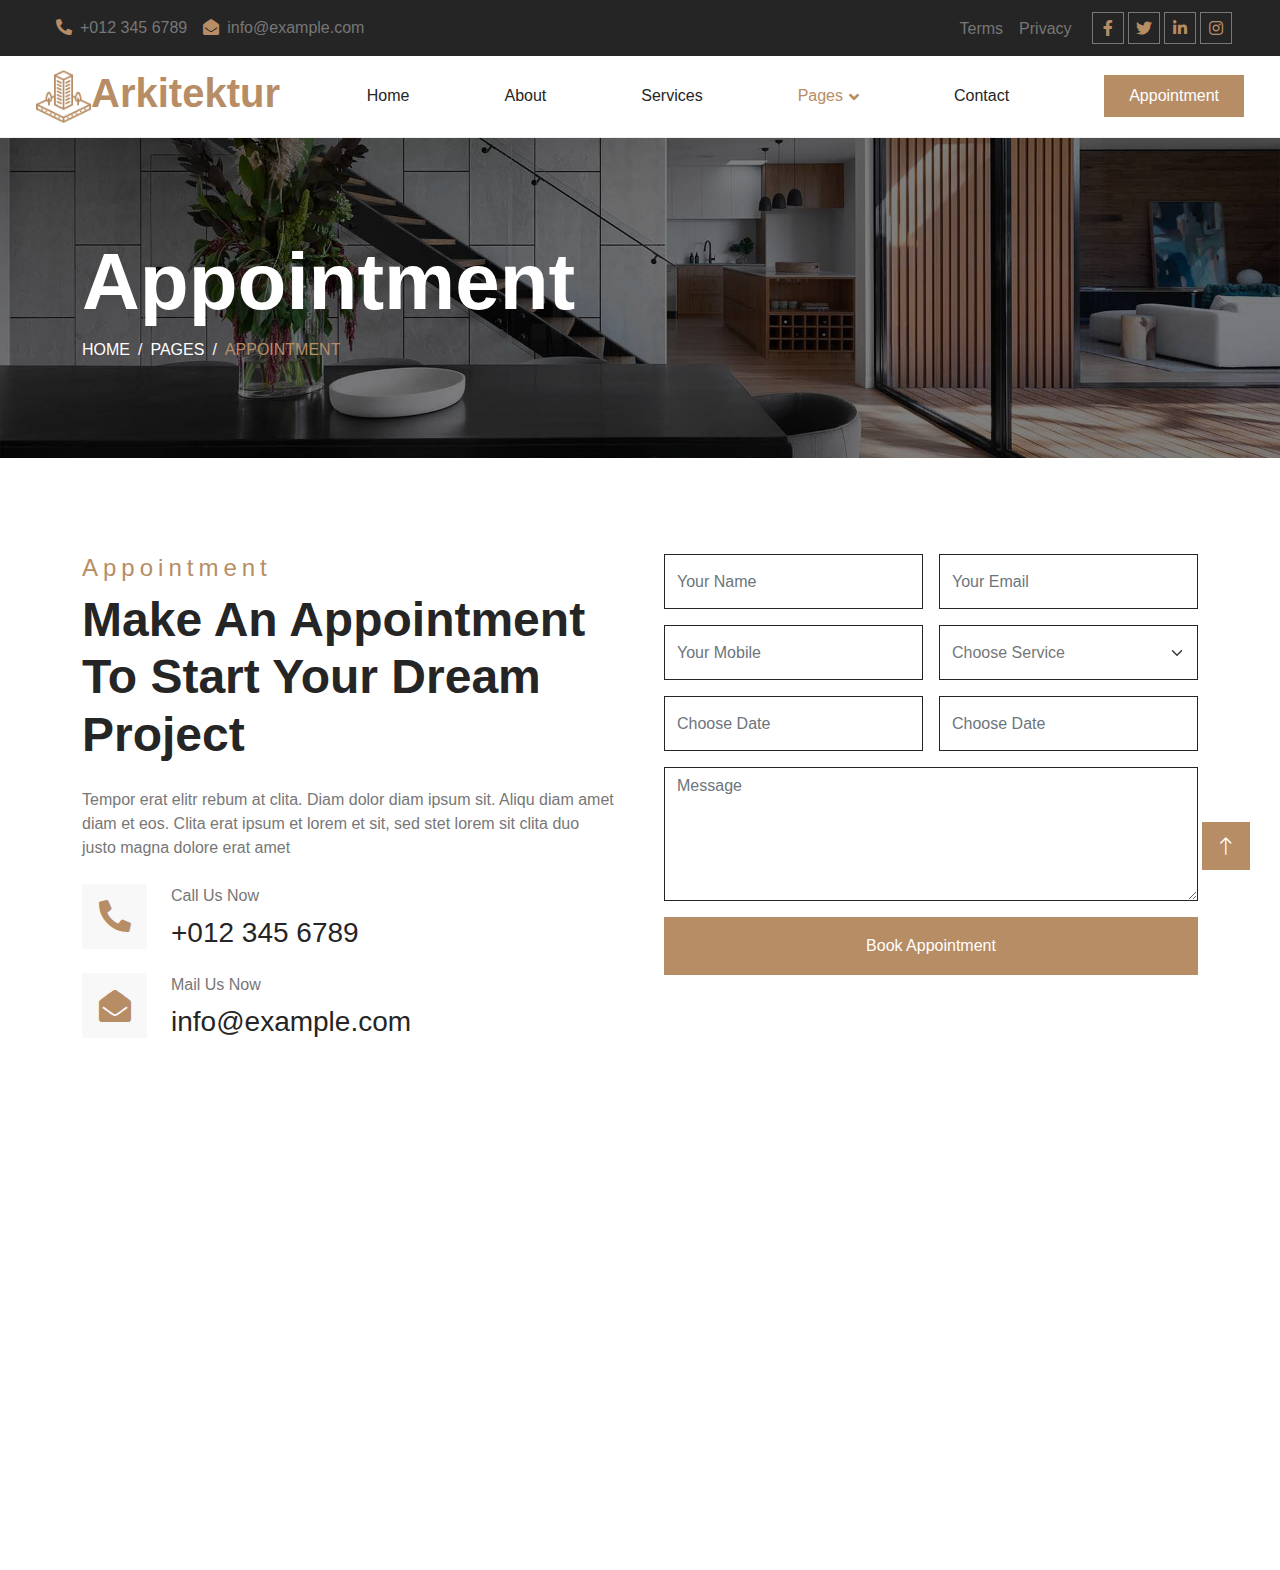
<file: appointment.html>
<!DOCTYPE html>
<html lang="en">

<head>
    <meta charset="utf-8">
    <title>Arkitektur - Architecture HTML Template</title>
    <meta content="width=device-width, initial-scale=1.0" name="viewport">
    <meta content="" name="keywords">
    <meta content="" name="description">

    <!-- Favicon -->
    <link href="img/favicon.ico" rel="icon">

    <!-- Google Web Fonts -->
    <link rel="preconnect" href="https://fonts.googleapis.com">
    <link rel="preconnect" href="https://fonts.gstatic.com" crossorigin>
    <link href="https://fonts.googleapis.com/css2?family=Open+Sans:wght@400;500;600&family=Teko:wght@400;500;600&display=swap" rel="stylesheet">

    <!-- Icon Font Stylesheet -->
    <link href="https://cdnjs.cloudflare.com/ajax/libs/font-awesome/5.10.0/css/all.min.css" rel="stylesheet">
    <link href="https://cdn.jsdelivr.net/npm/bootstrap-icons@1.4.1/font/bootstrap-icons.css" rel="stylesheet">

    <!-- Libraries Stylesheet -->
    <link href="lib/animate/animate.min.css" rel="stylesheet">
    <link href="lib/owlcarousel/assets/owl.carousel.min.css" rel="stylesheet">
    <link href="lib/tempusdominus/css/tempusdominus-bootstrap-4.min.css" rel="stylesheet" />

    <!-- Customized Bootstrap Stylesheet -->
    <link href="css/bootstrap.min.css" rel="stylesheet">

    <!-- Template Stylesheet -->
    <link href="css/style.css" rel="stylesheet">
</head>

<body>
    <!-- Spinner Start -->
    <div id="spinner" class="show bg-white position-fixed translate-middle w-100 vh-100 top-50 start-50 d-flex align-items-center justify-content-center">
        <div class="spinner-border position-relative text-primary" style="width: 6rem; height: 6rem;" role="status"></div>
        <img class="position-absolute top-50 start-50 translate-middle" src="img/icons/icon-1.png" alt="Icon">
    </div>
    <!-- Spinner End -->


    <!-- Topbar Start -->
    <div class="container-fluid bg-dark p-0 wow fadeIn" data-wow-delay="0.1s">
        <div class="row gx-0 d-none d-lg-flex">
            <div class="col-lg-7 px-5 text-start">
                <div class="h-100 d-inline-flex align-items-center py-3 me-3">
                    <a class="text-body px-2" href="tel:+0123456789"><i class="fa fa-phone-alt text-primary me-2"></i>+012 345 6789</a>
                    <a class="text-body px-2" href="mailto:info@example.com"><i class="fa fa-envelope-open text-primary me-2"></i>info@example.com</a>
                </div>
            </div>
            <div class="col-lg-5 px-5 text-end">
                <div class="h-100 d-inline-flex align-items-center py-3 me-2">
                    <a class="text-body px-2" href="">Terms</a>
                    <a class="text-body px-2" href="">Privacy</a>
                </div>
                <div class="h-100 d-inline-flex align-items-center">
                    <a class="btn btn-sm-square btn-outline-body me-1" href=""><i class="fab fa-facebook-f"></i></a>
                    <a class="btn btn-sm-square btn-outline-body me-1" href=""><i class="fab fa-twitter"></i></a>
                    <a class="btn btn-sm-square btn-outline-body me-1" href=""><i class="fab fa-linkedin-in"></i></a>
                    <a class="btn btn-sm-square btn-outline-body me-0" href=""><i class="fab fa-instagram"></i></a>
                </div>
            </div>
        </div>
    </div>
    <!-- Topbar End -->


    <!-- Navbar Start -->
    <nav class="navbar navbar-expand-lg bg-white navbar-light sticky-top py-lg-0 px-lg-5 wow fadeIn" data-wow-delay="0.1s">
        <a href="index.html" class="navbar-brand ms-4 ms-lg-0">
            <h1 class="text-primary m-0"><img class="me-3" src="img/icons/icon-1.png" alt="Icon">Arkitektur</h1>
        </a>
        <button type="button" class="navbar-toggler me-4" data-bs-toggle="collapse" data-bs-target="#navbarCollapse">
            <span class="navbar-toggler-icon"></span>
        </button>
        <div class="collapse navbar-collapse" id="navbarCollapse">
            <div class="navbar-nav ms-auto p-4 p-lg-0">
                <a href="index.html" class="nav-item nav-link">Home</a>
                <a href="about.html" class="nav-item nav-link">About</a>
                <a href="service.html" class="nav-item nav-link">Services</a>
                <div class="nav-item dropdown">
                    <a href="#" class="nav-link dropdown-toggle active" data-bs-toggle="dropdown">Pages</a>
                    <div class="dropdown-menu border-0 m-0">
                        <a href="feature.html" class="dropdown-item">Our Features</a>
                        <a href="project.html" class="dropdown-item">Our Projects</a>
                        <a href="team.html" class="dropdown-item">Team Members</a>
                        <a href="appointment.html" class="dropdown-item active">Appointment</a>
                        <a href="testimonial.html" class="dropdown-item">Testimonial</a>
                        <a href="404.html" class="dropdown-item">404 Page</a>
                    </div>
                </div>
                <a href="contact.html" class="nav-item nav-link">Contact</a>
            </div>
            <a href="" class="btn btn-primary py-2 px-4 d-none d-lg-block">Appointment</a>
        </div>
    </nav>
    <!-- Navbar End -->


    <!-- Page Header Start -->
    <div class="container-fluid page-header py-5 mb-5 wow fadeIn" data-wow-delay="0.1s">
        <div class="container py-5">
            <h1 class="display-1 text-white animated slideInDown">Appointment</h1>
            <nav aria-label="breadcrumb animated slideInDown">
                <ol class="breadcrumb text-uppercase mb-0">
                    <li class="breadcrumb-item"><a class="text-white" href="#">Home</a></li>
                    <li class="breadcrumb-item"><a class="text-white" href="#">Pages</a></li>
                    <li class="breadcrumb-item text-primary active" aria-current="page">Appointment</li>
                </ol>
            </nav>
        </div>
    </div>
    <!-- Page Header End -->


    <!-- Appointment Start -->
    <div class="container-xxl py-5">
        <div class="container">
            <div class="row g-5">
                <div class="col-lg-6 wow fadeInUp" data-wow-delay="0.1s">
                    <h4 class="section-title">Appointment</h4>
                    <h1 class="display-5 mb-4">Make An Appointment To Start Your Dream Project</h1>
                    <p class="mb-4">Tempor erat elitr rebum at clita. Diam dolor diam ipsum sit. Aliqu diam amet diam et eos. Clita erat ipsum et lorem et sit, sed stet lorem sit clita duo justo magna dolore erat amet</p>
                    <div class="row g-4">
                        <div class="col-12">
                            <div class="d-flex">
                                <div class="d-flex flex-shrink-0 align-items-center justify-content-center bg-light" style="width: 65px; height: 65px;">
                                    <i class="fa fa-2x fa-phone-alt text-primary"></i>
                                </div>
                                <div class="ms-4">
                                    <p class="mb-2">Call Us Now</p>
                                    <h3 class="mb-0">+012 345 6789</h3>
                                </div>
                            </div>
                        </div>
                        <div class="col-12">
                            <div class="d-flex">
                                <div class="d-flex flex-shrink-0 align-items-center justify-content-center bg-light" style="width: 65px; height: 65px;">
                                    <i class="fa fa-2x fa-envelope-open text-primary"></i>
                                </div>
                                <div class="ms-4">
                                    <p class="mb-2">Mail Us Now</p>
                                    <h3 class="mb-0">info@example.com</h3>
                                </div>
                            </div>
                        </div>
                    </div>
                </div>
                <div class="col-lg-6 wow fadeInUp" data-wow-delay="0.5s">
                    <div class="row g-3">
                        <div class="col-12 col-sm-6">
                            <input type="text" class="form-control" placeholder="Your Name" style="height: 55px;">
                        </div>
                        <div class="col-12 col-sm-6">
                            <input type="email" class="form-control" placeholder="Your Email" style="height: 55px;">
                        </div>
                        <div class="col-12 col-sm-6">
                            <input type="text" class="form-control" placeholder="Your Mobile" style="height: 55px;">
                        </div>
                        <div class="col-12 col-sm-6">
                            <select class="form-select" style="height: 55px;">
                                <option selected>Choose Service</option>
                                <option value="1">Service 1</option>
                                <option value="2">Service 2</option>
                                <option value="3">Service 3</option>
                            </select>
                        </div>
                        <div class="col-12 col-sm-6">
                            <div class="date" id="date" data-target-input="nearest">
                                <input type="text"
                                    class="form-control datetimepicker-input"
                                    placeholder="Choose Date" data-target="#date" data-toggle="datetimepicker" style="height: 55px;">
                            </div>
                        </div>
                        <div class="col-12 col-sm-6">
                            <div class="time" id="time" data-target-input="nearest">
                                <input type="text"
                                    class="form-control datetimepicker-input"
                                    placeholder="Choose Date" data-target="#time" data-toggle="datetimepicker" style="height: 55px;">
                            </div>
                        </div>
                        <div class="col-12">
                            <textarea class="form-control" rows="5" placeholder="Message"></textarea>
                        </div>
                        <div class="col-12">
                            <button class="btn btn-primary w-100 py-3" type="submit">Book Appointment</button>
                        </div>
                    </div>
                </div>
            </div>
        </div>
    </div>
    <!-- Appointment End -->
        

    <!-- Footer Start -->
    <div class="container-fluid bg-dark text-body footer mt-5 pt-5 px-0 wow fadeIn" data-wow-delay="0.1s">
        <div class="container py-5">
            <div class="row g-5">
                <div class="col-lg-3 col-md-6">
                    <h3 class="text-light mb-4">Address</h3>
                    <p class="mb-2"><i class="fa fa-map-marker-alt text-primary me-3"></i>123 Street, New York, USA</p>
                    <p class="mb-2"><i class="fa fa-phone-alt text-primary me-3"></i>+012 345 67890</p>
                    <p class="mb-2"><i class="fa fa-envelope text-primary me-3"></i>info@example.com</p>
                    <div class="d-flex pt-2">
                        <a class="btn btn-square btn-outline-body me-1" href=""><i class="fab fa-twitter"></i></a>
                        <a class="btn btn-square btn-outline-body me-1" href=""><i class="fab fa-facebook-f"></i></a>
                        <a class="btn btn-square btn-outline-body me-1" href=""><i class="fab fa-youtube"></i></a>
                        <a class="btn btn-square btn-outline-body me-0" href=""><i class="fab fa-linkedin-in"></i></a>
                    </div>
                </div>
                <div class="col-lg-3 col-md-6">
                    <h3 class="text-light mb-4">Services</h3>
                    <a class="btn btn-link" href="">Architecture</a>
                    <a class="btn btn-link" href="">3D Animation</a>
                    <a class="btn btn-link" href="">House Planning</a>
                    <a class="btn btn-link" href="">Interior Design</a>
                    <a class="btn btn-link" href="">Construction</a>
                </div>
                <div class="col-lg-3 col-md-6">
                    <h3 class="text-light mb-4">Quick Links</h3>
                    <a class="btn btn-link" href="">About Us</a>
                    <a class="btn btn-link" href="">Contact Us</a>
                    <a class="btn btn-link" href="">Our Services</a>
                    <a class="btn btn-link" href="">Terms & Condition</a>
                    <a class="btn btn-link" href="">Support</a>
                </div>
                <div class="col-lg-3 col-md-6">
                    <h3 class="text-light mb-4">Newsletter</h3>
                    <p>Dolor amet sit justo amet elitr clita ipsum elitr est.</p>
                    <div class="position-relative mx-auto" style="max-width: 400px;">
                        <input class="form-control bg-transparent w-100 py-3 ps-4 pe-5" type="text" placeholder="Your email">
                        <button type="button" class="btn btn-primary py-2 position-absolute top-0 end-0 mt-2 me-2">SignUp</button>
                    </div>
                </div>
            </div>
        </div>
        <div class="container-fluid copyright">
            <div class="container">
                <div class="row">
                    <div class="col-md-6 text-center text-md-start mb-3 mb-md-0">
                        &copy; <a href="#">Your Site Name</a>, All Right Reserved.
                    </div>
                    <div class="col-md-6 text-center text-md-end">
                        <!--/*** This template is free as long as you keep the footer author’s credit link/attribution link/backlink. If you'd like to use the template without the footer author’s credit link/attribution link/backlink, you can purchase the Credit Removal License from "https://htmlcodex.com/credit-removal". Thank you for your support. ***/-->
                        Designed By <a href="https://htmlcodex.com">HTML Codex</a>
                    </div>
                </div>
            </div>
        </div>
    </div>
    <!-- Footer End -->


    <!-- Back to Top -->
    <a href="#" class="btn btn-lg btn-primary btn-lg-square back-to-top"><i class="bi bi-arrow-up"></i></a>


    <!-- JavaScript Libraries -->
    <script src="https://code.jquery.com/jquery-3.4.1.min.js"></script>
    <script src="https://cdn.jsdelivr.net/npm/bootstrap@5.0.0/dist/js/bootstrap.bundle.min.js"></script>
    <script src="lib/wow/wow.min.js"></script>
    <script src="lib/easing/easing.min.js"></script>
    <script src="lib/waypoints/waypoints.min.js"></script>
    <script src="lib/counterup/counterup.min.js"></script>
    <script src="lib/owlcarousel/owl.carousel.min.js"></script>
    <script src="lib/tempusdominus/js/moment.min.js"></script>
    <script src="lib/tempusdominus/js/moment-timezone.min.js"></script>
    <script src="lib/tempusdominus/js/tempusdominus-bootstrap-4.min.js"></script>

    <!-- Template Javascript -->
    <script src="js/main.js"></script>
</body>

</html>
</file>
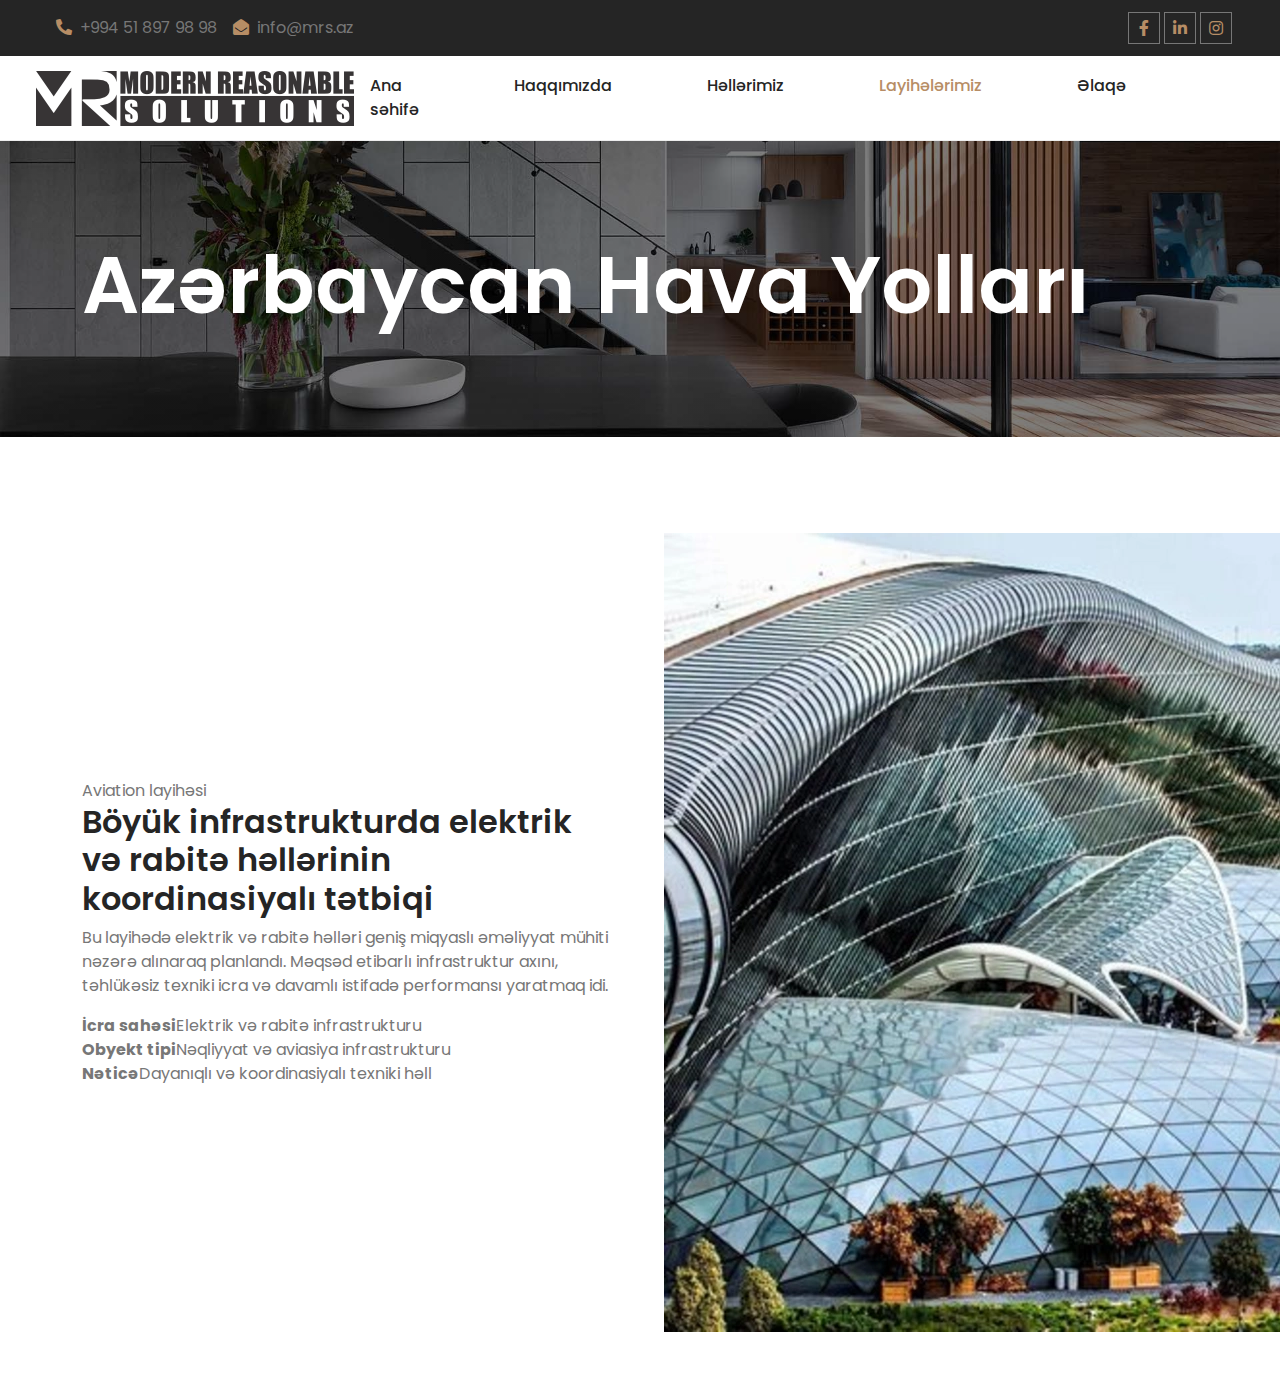
<file: azal-project.html>
﻿<!DOCTYPE html>
<html lang="az">
<head>
    <meta charset="utf-8">
    <title>Azərbaycan Hava Yolları | Modern Reasonable Solutions</title>
    <meta content="width=device-width, initial-scale=1.0" name="viewport">
    <link href="img/icons/icon-5.png" rel="icon">
    <link rel="preconnect" href="https://fonts.googleapis.com">
    <link rel="preconnect" href="https://fonts.gstatic.com" crossorigin>
    <link href="https://fonts.googleapis.com/css2?family=Poppins:wght@400;500;600;700&display=swap" rel="stylesheet">
    <link href="https://cdnjs.cloudflare.com/ajax/libs/font-awesome/5.10.0/css/all.min.css" rel="stylesheet">
    <link href="https://cdn.jsdelivr.net/npm/bootstrap-icons@1.4.1/font/bootstrap-icons.css" rel="stylesheet">
    <link href="lib/animate/animate.min.css" rel="stylesheet">
    <link href="css/bootstrap.min.css" rel="stylesheet">
    <link href="css/style.css" rel="stylesheet">
</head>
<body>
    <div class="container-fluid bg-dark p-0 wow fadeIn" data-wow-delay="0.1s">
        <div class="row gx-0 d-none d-lg-flex">
            <div class="col-lg-7 px-5 text-start">
                <div class="h-100 d-inline-flex align-items-center py-3 me-3">
                    <a class="text-body px-2" href="tel:+994518979898"><i class="fa fa-phone-alt text-primary me-2"></i>+994 51 897 98 98</a>
                    <a class="text-body px-2" href="mailto:info@mrs.az"><i class="fa fa-envelope-open text-primary me-2"></i>info@mrs.az</a>
                </div>
            </div>
            <div class="col-lg-5 px-5 text-end">
                <div class="h-100 d-inline-flex align-items-center">
                    <a class="btn btn-sm-square btn-outline-body me-1" href="contact.html"><i class="fab fa-facebook-f"></i></a>
                    <a class="btn btn-sm-square btn-outline-body me-1" href="contact.html"><i class="fab fa-linkedin-in"></i></a>
                    <a class="btn btn-sm-square btn-outline-body me-0" href="contact.html"><i class="fab fa-instagram"></i></a>
                </div>
            </div>
        </div>
    </div>
</div>
        <nav class="navbar navbar-expand-lg bg-white navbar-light sticky-top py-lg-0 px-lg-5 wow fadeIn" data-wow-delay="0.1s">
        <a href="index.html" class="navbar-brand ms-4 ms-lg-0"><h1 class="text-primary m-0"><img class="me-3" src="img/icons/logo2.png" alt="MRS"></h1></a>
        <button type="button" class="navbar-toggler me-4" data-bs-toggle="collapse" data-bs-target="#navbarCollapse"><span class="navbar-toggler-icon"></span></button>
        <div class="collapse navbar-collapse" id="navbarCollapse">
            <div class="navbar-nav ms-auto me-5 p-4 p-lg-0">
                <a href="index.html" class="nav-item nav-link">Ana səhifə</a>
                <a href="about.html" class="nav-item nav-link">Haqqımızda</a>
                <a href="project.html" class="nav-item nav-link">Həllərimiz</a>
                <a href="service.html" class="nav-item nav-link active">Layihələrimiz</a>
                <a href="contact.html" class="nav-item nav-link">Əlaqə</a>
            </div>
        </div>
    </nav>
    <div class="container-fluid page-header py-5 mb-5"><div class="container py-5"><h1 class="display-1 text-white">Azərbaycan Hava Yolları</h1></div></div>
    <section class="project-detail-shell py-5"><div class="container"><div class="row g-5 align-items-center"><div class="col-lg-6"><span class="solution-kicker">Aviation layihəsi</span><h2>Böyük infrastrukturda elektrik və rabitə həllərinin koordinasiyalı tətbiqi</h2><p>Bu layihədə elektrik və rabitə həlləri geniş miqyaslı əməliyyat mühiti nəzərə alınaraq planlandı. Məqsəd etibarlı infrastruktur axını, təhlükəsiz texniki icra və davamlı istifadə performansı yaratmaq idi.</p><div class="project-detail-points"><div><strong>İcra sahəsi</strong><span>Elektrik və rabitə infrastrukturu</span></div><div><strong>Obyekt tipi</strong><span>Nəqliyyat və aviasiya infrastrukturu</span></div><div><strong>Nəticə</strong><span>Dayanıqlı və koordinasiyalı texniki həll</span></div></div></div><div class="col-lg-6"><div class="project-detail-media"><img src="img/aeroport_1200.webp" alt="Azərbaycan Hava Yolları"></div></div></div></div></section>
</body>
</html>
</file>
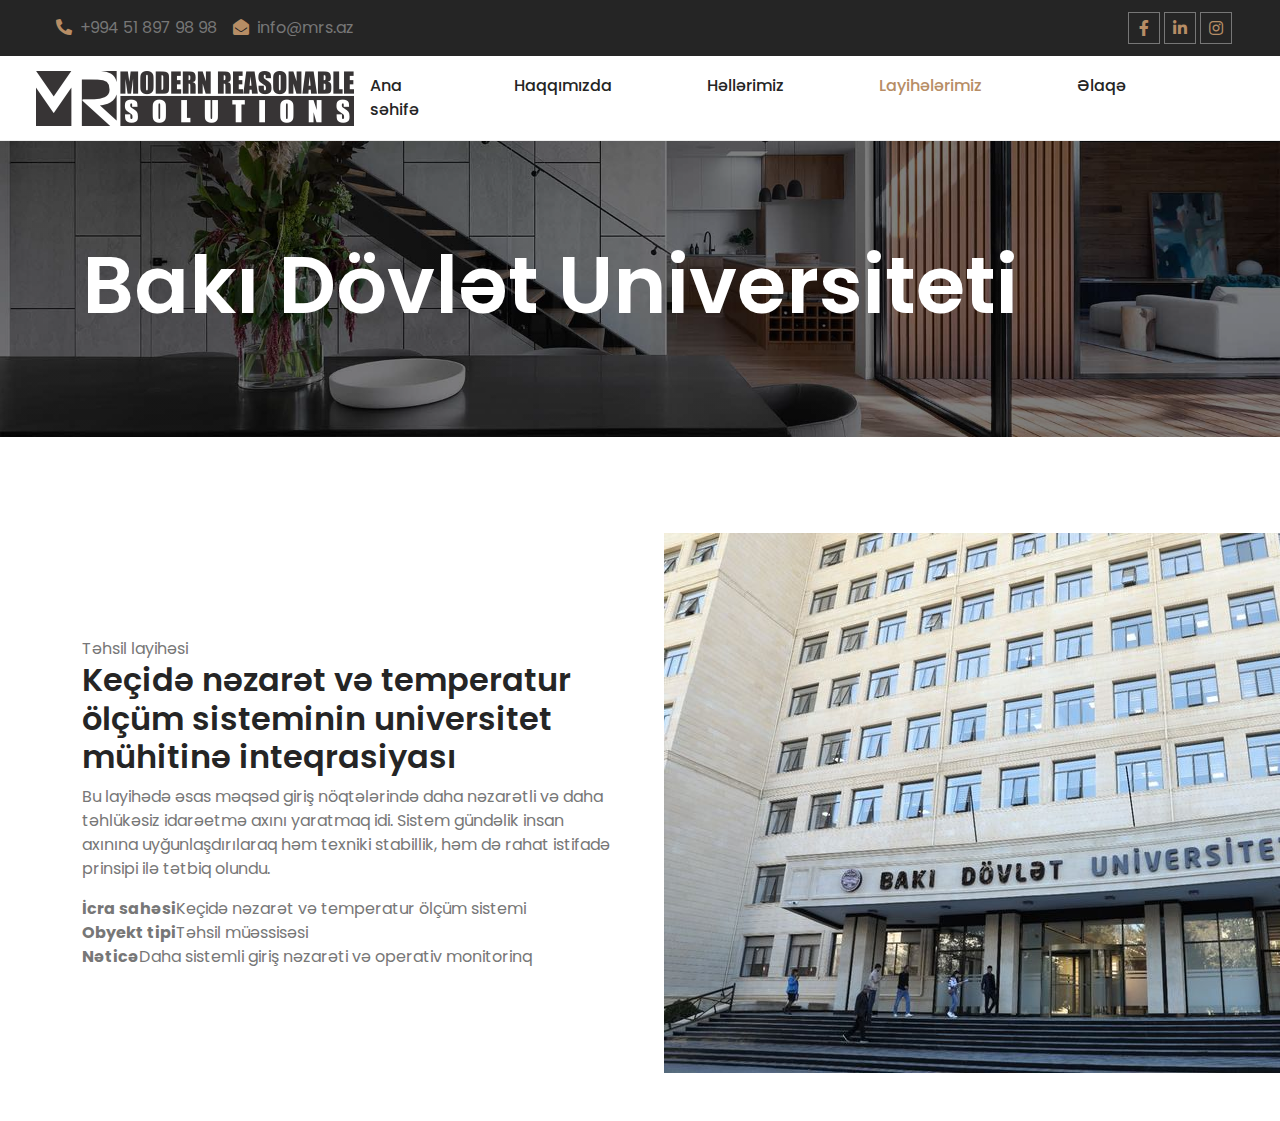
<file: bdu-project.html>
﻿<!DOCTYPE html>
<html lang="az">
<head>
    <meta charset="utf-8">
    <title>Bakı Dövlət Universiteti | Modern Reasonable Solutions</title>
    <meta content="width=device-width, initial-scale=1.0" name="viewport">
    <link href="img/icons/icon-5.png" rel="icon">
    <link rel="preconnect" href="https://fonts.googleapis.com">
    <link rel="preconnect" href="https://fonts.gstatic.com" crossorigin>
    <link href="https://fonts.googleapis.com/css2?family=Poppins:wght@400;500;600;700&display=swap" rel="stylesheet">
    <link href="https://cdnjs.cloudflare.com/ajax/libs/font-awesome/5.10.0/css/all.min.css" rel="stylesheet">
    <link href="https://cdn.jsdelivr.net/npm/bootstrap-icons@1.4.1/font/bootstrap-icons.css" rel="stylesheet">
    <link href="lib/animate/animate.min.css" rel="stylesheet">
    <link href="css/bootstrap.min.css" rel="stylesheet">
    <link href="css/style.css" rel="stylesheet">
</head>
<body>
    <div class="container-fluid bg-dark p-0 wow fadeIn" data-wow-delay="0.1s">
        <div class="row gx-0 d-none d-lg-flex">
            <div class="col-lg-7 px-5 text-start">
                <div class="h-100 d-inline-flex align-items-center py-3 me-3">
                    <a class="text-body px-2" href="tel:+994518979898"><i class="fa fa-phone-alt text-primary me-2"></i>+994 51 897 98 98</a>
                    <a class="text-body px-2" href="mailto:info@mrs.az"><i class="fa fa-envelope-open text-primary me-2"></i>info@mrs.az</a>
                </div>
            </div>
            <div class="col-lg-5 px-5 text-end">
                <div class="h-100 d-inline-flex align-items-center">
                    <a class="btn btn-sm-square btn-outline-body me-1" href="contact.html"><i class="fab fa-facebook-f"></i></a>
                    <a class="btn btn-sm-square btn-outline-body me-1" href="contact.html"><i class="fab fa-linkedin-in"></i></a>
                    <a class="btn btn-sm-square btn-outline-body me-0" href="contact.html"><i class="fab fa-instagram"></i></a>
                </div>
            </div>
        </div>
    </div>
</div>
        <nav class="navbar navbar-expand-lg bg-white navbar-light sticky-top py-lg-0 px-lg-5 wow fadeIn" data-wow-delay="0.1s">
        <a href="index.html" class="navbar-brand ms-4 ms-lg-0"><h1 class="text-primary m-0"><img class="me-3" src="img/icons/logo2.png" alt="MRS"></h1></a>
        <button type="button" class="navbar-toggler me-4" data-bs-toggle="collapse" data-bs-target="#navbarCollapse"><span class="navbar-toggler-icon"></span></button>
        <div class="collapse navbar-collapse" id="navbarCollapse">
            <div class="navbar-nav ms-auto me-5 p-4 p-lg-0">
                <a href="index.html" class="nav-item nav-link">Ana səhifə</a>
                <a href="about.html" class="nav-item nav-link">Haqqımızda</a>
                <a href="project.html" class="nav-item nav-link">Həllərimiz</a>
                <a href="service.html" class="nav-item nav-link active">Layihələrimiz</a>
                <a href="contact.html" class="nav-item nav-link">Əlaqə</a>
            </div>
        </div>
    </nav>
    <div class="container-fluid page-header py-5 mb-5"><div class="container py-5"><h1 class="display-1 text-white">Bakı Dövlət Universiteti</h1></div></div>
    <section class="project-detail-shell py-5"><div class="container"><div class="row g-5 align-items-center"><div class="col-lg-6"><span class="solution-kicker">Təhsil layihəsi</span><h2>Keçidə nəzarət və temperatur ölçüm sisteminin universitet mühitinə inteqrasiyası</h2><p>Bu layihədə əsas məqsəd giriş nöqtələrində daha nəzarətli və daha təhlükəsiz idarəetmə axını yaratmaq idi. Sistem gündəlik insan axınına uyğunlaşdırılaraq həm texniki stabillik, həm də rahat istifadə prinsipi ilə tətbiq olundu.</p><div class="project-detail-points"><div><strong>İcra sahəsi</strong><span>Keçidə nəzarət və temperatur ölçüm sistemi</span></div><div><strong>Obyekt tipi</strong><span>Təhsil müəssisəsi</span></div><div><strong>Nəticə</strong><span>Daha sistemli giriş nəzarəti və operativ monitorinq</span></div></div></div><div class="col-lg-6"><div class="project-detail-media"><img src="img/bdu.jpg" alt="Bakı Dövlət Universiteti"></div></div></div></div></section>
</body>
</html>
</file>
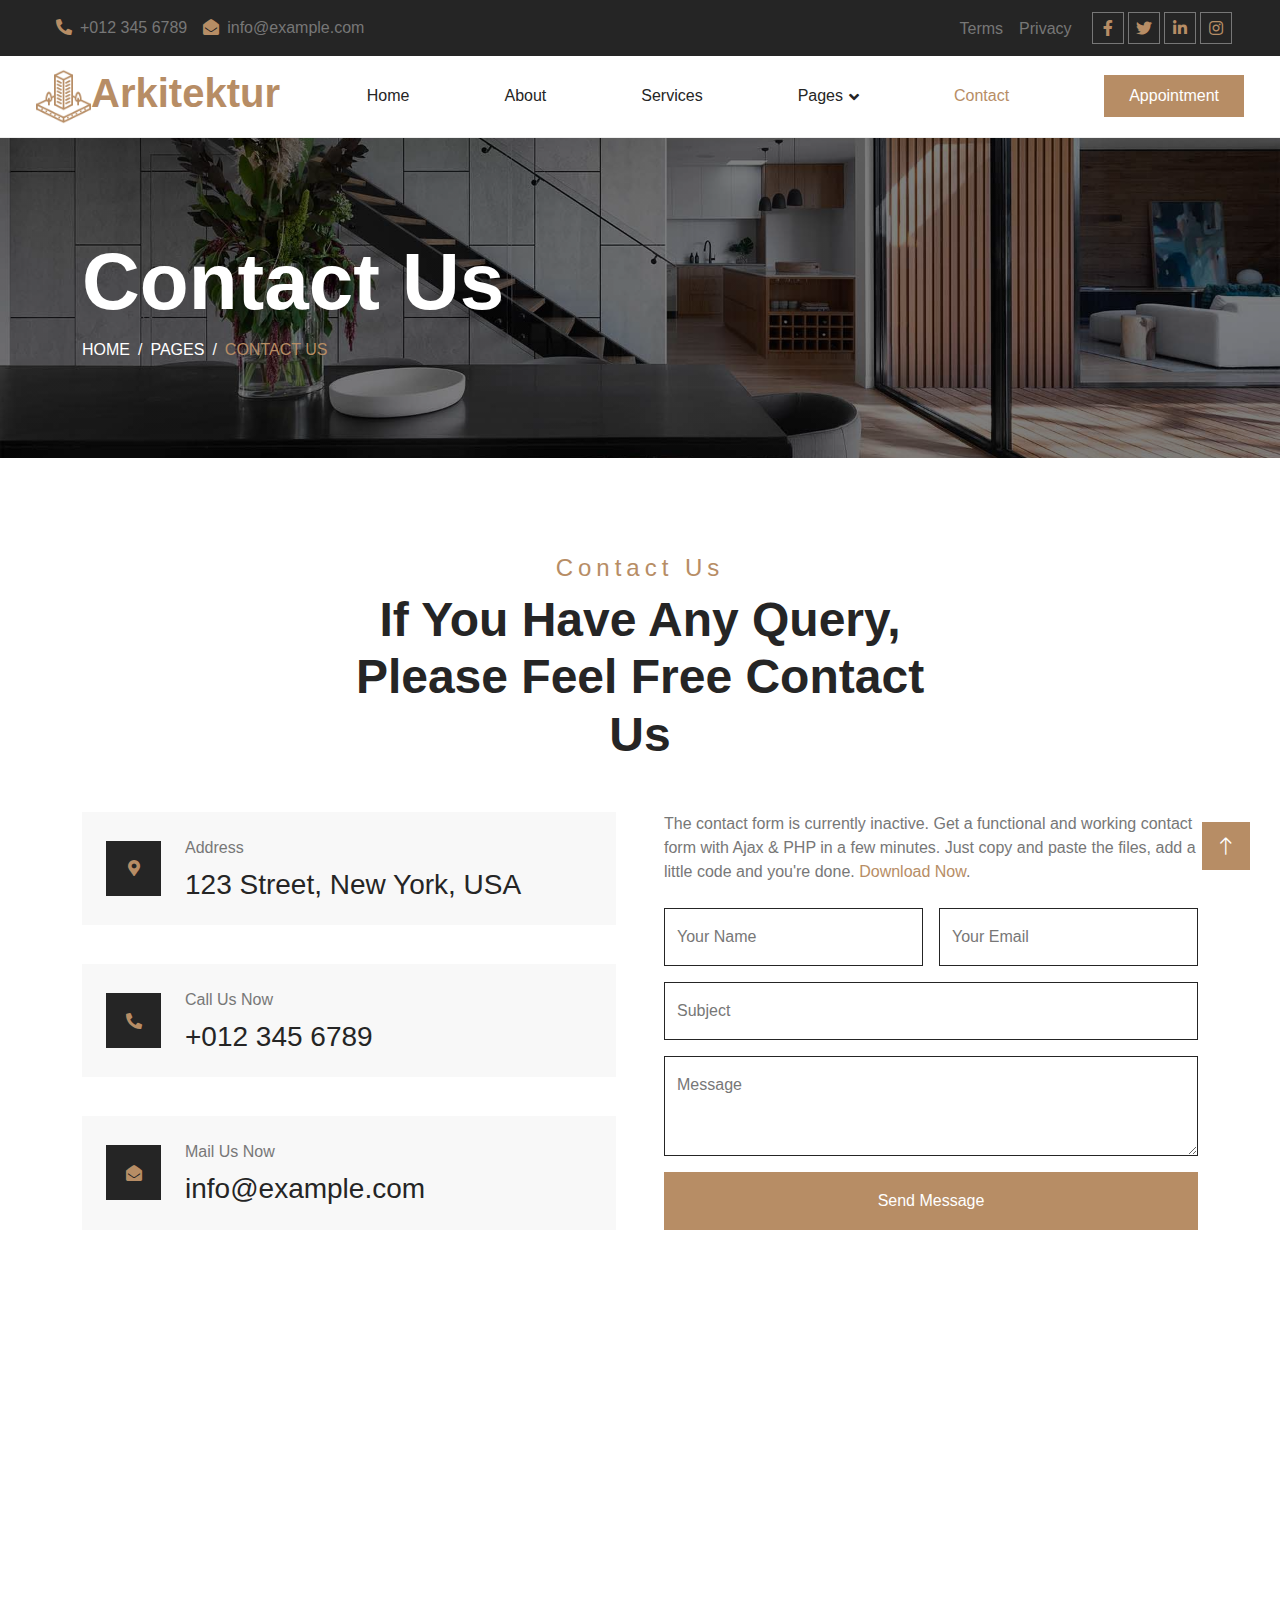
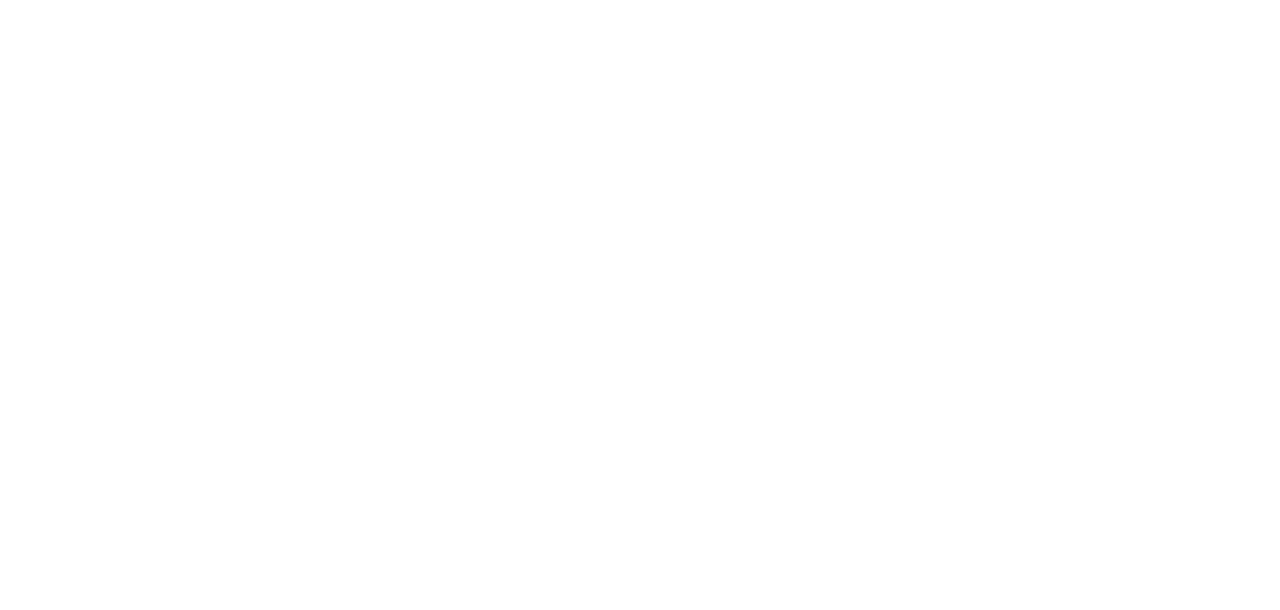
<file: contact.html>
<!DOCTYPE html>
<html lang="en">

<head>
    <meta charset="utf-8">
    <title>Arkitektur - Architecture HTML Template</title>
    <meta content="width=device-width, initial-scale=1.0" name="viewport">
    <meta content="" name="keywords">
    <meta content="" name="description">

    <!-- Favicon -->
    <link href="img/favicon.ico" rel="icon">

    <!-- Google Web Fonts -->
    <link rel="preconnect" href="https://fonts.googleapis.com">
    <link rel="preconnect" href="https://fonts.gstatic.com" crossorigin>
    <link href="https://fonts.googleapis.com/css2?family=Open+Sans:wght@400;500;600&family=Teko:wght@400;500;600&display=swap" rel="stylesheet">

    <!-- Icon Font Stylesheet -->
    <link href="https://cdnjs.cloudflare.com/ajax/libs/font-awesome/5.10.0/css/all.min.css" rel="stylesheet">
    <link href="https://cdn.jsdelivr.net/npm/bootstrap-icons@1.4.1/font/bootstrap-icons.css" rel="stylesheet">

    <!-- Libraries Stylesheet -->
    <link href="lib/animate/animate.min.css" rel="stylesheet">
    <link href="lib/owlcarousel/assets/owl.carousel.min.css" rel="stylesheet">
    <link href="lib/tempusdominus/css/tempusdominus-bootstrap-4.min.css" rel="stylesheet" />

    <!-- Customized Bootstrap Stylesheet -->
    <link href="css/bootstrap.min.css" rel="stylesheet">

    <!-- Template Stylesheet -->
    <link href="css/style.css" rel="stylesheet">
</head>

<body>
    <!-- Spinner Start -->
    <div id="spinner" class="show bg-white position-fixed translate-middle w-100 vh-100 top-50 start-50 d-flex align-items-center justify-content-center">
        <div class="spinner-border position-relative text-primary" style="width: 6rem; height: 6rem;" role="status"></div>
        <img class="position-absolute top-50 start-50 translate-middle" src="img/icons/icon-1.png" alt="Icon">
    </div>
    <!-- Spinner End -->


    <!-- Topbar Start -->
    <div class="container-fluid bg-dark p-0 wow fadeIn" data-wow-delay="0.1s">
        <div class="row gx-0 d-none d-lg-flex">
            <div class="col-lg-7 px-5 text-start">
                <div class="h-100 d-inline-flex align-items-center py-3 me-3">
                    <a class="text-body px-2" href="tel:+0123456789"><i class="fa fa-phone-alt text-primary me-2"></i>+012 345 6789</a>
                    <a class="text-body px-2" href="mailto:info@example.com"><i class="fa fa-envelope-open text-primary me-2"></i>info@example.com</a>
                </div>
            </div>
            <div class="col-lg-5 px-5 text-end">
                <div class="h-100 d-inline-flex align-items-center py-3 me-2">
                    <a class="text-body px-2" href="">Terms</a>
                    <a class="text-body px-2" href="">Privacy</a>
                </div>
                <div class="h-100 d-inline-flex align-items-center">
                    <a class="btn btn-sm-square btn-outline-body me-1" href=""><i class="fab fa-facebook-f"></i></a>
                    <a class="btn btn-sm-square btn-outline-body me-1" href=""><i class="fab fa-twitter"></i></a>
                    <a class="btn btn-sm-square btn-outline-body me-1" href=""><i class="fab fa-linkedin-in"></i></a>
                    <a class="btn btn-sm-square btn-outline-body me-0" href=""><i class="fab fa-instagram"></i></a>
                </div>
            </div>
        </div>
    </div>
    <!-- Topbar End -->


    <!-- Navbar Start -->
    <nav class="navbar navbar-expand-lg bg-white navbar-light sticky-top py-lg-0 px-lg-5 wow fadeIn" data-wow-delay="0.1s">
        <a href="index.html" class="navbar-brand ms-4 ms-lg-0">
            <h1 class="text-primary m-0"><img class="me-3" src="img/icons/icon-1.png" alt="Icon">Arkitektur</h1>
        </a>
        <button type="button" class="navbar-toggler me-4" data-bs-toggle="collapse" data-bs-target="#navbarCollapse">
            <span class="navbar-toggler-icon"></span>
        </button>
        <div class="collapse navbar-collapse" id="navbarCollapse">
            <div class="navbar-nav ms-auto p-4 p-lg-0">
                <a href="index.html" class="nav-item nav-link">Home</a>
                <a href="about.html" class="nav-item nav-link">About</a>
                <a href="service.html" class="nav-item nav-link">Services</a>
                <div class="nav-item dropdown">
                    <a href="#" class="nav-link dropdown-toggle" data-bs-toggle="dropdown">Pages</a>
                    <div class="dropdown-menu border-0 m-0">
                        <a href="feature.html" class="dropdown-item">Our Features</a>
                        <a href="project.html" class="dropdown-item">Our Projects</a>
                        <a href="team.html" class="dropdown-item">Team Members</a>
                        <a href="appointment.html" class="dropdown-item">Appointment</a>
                        <a href="testimonial.html" class="dropdown-item">Testimonial</a>
                        <a href="404.html" class="dropdown-item">404 Page</a>
                    </div>
                </div>
                <a href="contact.html" class="nav-item nav-link active">Contact</a>
            </div>
            <a href="" class="btn btn-primary py-2 px-4 d-none d-lg-block">Appointment</a>
        </div>
    </nav>
    <!-- Navbar End -->


    <!-- Page Header Start -->
    <div class="container-fluid page-header py-5 mb-5 wow fadeIn" data-wow-delay="0.1s">
        <div class="container py-5">
            <h1 class="display-1 text-white animated slideInDown">Contact Us</h1>
            <nav aria-label="breadcrumb animated slideInDown">
                <ol class="breadcrumb text-uppercase mb-0">
                    <li class="breadcrumb-item"><a class="text-white" href="#">Home</a></li>
                    <li class="breadcrumb-item"><a class="text-white" href="#">Pages</a></li>
                    <li class="breadcrumb-item text-primary active" aria-current="page">Contact Us</li>
                </ol>
            </nav>
        </div>
    </div>
    <!-- Page Header End -->


    <!-- Contact Start -->
    <div class="container-xxl py-5">
        <div class="container">
            <div class="text-center mx-auto mb-5 wow fadeInUp" data-wow-delay="0.1s" style="max-width: 600px;">
                <h4 class="section-title">Contact Us</h4>
                <h1 class="display-5 mb-4">If You Have Any Query, Please Feel Free Contact Us</h1>
            </div>
            <div class="row g-5">
                <div class="col-lg-6 wow fadeInUp" data-wow-delay="0.1s">
                    <div class="d-flex flex-column justify-content-between h-100">
                        <div class="bg-light d-flex align-items-center w-100 p-4 mb-4">
                            <div class="d-flex flex-shrink-0 align-items-center justify-content-center bg-dark" style="width: 55px; height: 55px;">
                                <i class="fa fa-map-marker-alt text-primary"></i>
                            </div>
                            <div class="ms-4">
                                <p class="mb-2">Address</p>
                                <h3 class="mb-0">123 Street, New York, USA</h3>
                            </div>
                        </div>
                        <div class="bg-light d-flex align-items-center w-100 p-4 mb-4">
                            <div class="d-flex flex-shrink-0 align-items-center justify-content-center bg-dark" style="width: 55px; height: 55px;">
                                <i class="fa fa-phone-alt text-primary"></i>
                            </div>
                            <div class="ms-4">
                                <p class="mb-2">Call Us Now</p>
                                <h3 class="mb-0">+012 345 6789</h3>
                            </div>
                        </div>
                        <div class="bg-light d-flex align-items-center w-100 p-4">
                            <div class="d-flex flex-shrink-0 align-items-center justify-content-center bg-dark" style="width: 55px; height: 55px;">
                                <i class="fa fa-envelope-open text-primary"></i>
                            </div>
                            <div class="ms-4">
                                <p class="mb-2">Mail Us Now</p>
                                <h3 class="mb-0">info@example.com</h3>
                            </div>
                        </div>
                    </div>
                </div>
                <div class="col-lg-6 wow fadeInUp" data-wow-delay="0.5s">
                    <p class="mb-4">The contact form is currently inactive. Get a functional and working contact form with Ajax & PHP in a few minutes. Just copy and paste the files, add a little code and you're done. <a href="https://htmlcodex.com/contact-form">Download Now</a>.</p>
                    <form>
                        <div class="row g-3">
                            <div class="col-md-6">
                                <div class="form-floating">
                                    <input type="text" class="form-control" id="name" placeholder="Your Name">
                                    <label for="name">Your Name</label>
                                </div>
                            </div>
                            <div class="col-md-6">
                                <div class="form-floating">
                                    <input type="email" class="form-control" id="email" placeholder="Your Email">
                                    <label for="email">Your Email</label>
                                </div>
                            </div>
                            <div class="col-12">
                                <div class="form-floating">
                                    <input type="text" class="form-control" id="subject" placeholder="Subject">
                                    <label for="subject">Subject</label>
                                </div>
                            </div>
                            <div class="col-12">
                                <div class="form-floating">
                                    <textarea class="form-control" placeholder="Leave a message here" id="message" style="height: 100px"></textarea>
                                    <label for="message">Message</label>
                                </div>
                            </div>
                            <div class="col-12">
                                <button class="btn btn-primary w-100 py-3" type="submit">Send Message</button>
                            </div>
                        </div>
                    </form>
                </div>
            </div>
        </div>
    </div>
    <!-- Contact End -->


    <!-- Google Map Start -->
    <div class="container-xxl pt-5 px-0 wow fadeIn" data-wow-delay="0.1s">
        <iframe class="w-100 mb-n2" style="height: 450px;"
            src="https://www.google.com/maps/embed?pb=!1m18!1m12!1m3!1d3001156.4288297426!2d-78.01371936852176!3d42.72876761954724!2m3!1f0!2f0!3f0!3m2!1i1024!2i768!4f13.1!3m3!1m2!1s0x4ccc4bf0f123a5a9%3A0xddcfc6c1de189567!2sNew%20York%2C%20USA!5e0!3m2!1sen!2sbd!4v1603794290143!5m2!1sen!2sbd"
            frameborder="0" allowfullscreen="" aria-hidden="false" tabindex="0"></iframe>
    </div>
    <!-- Google Map End -->


    <!-- Footer Start -->
    <div class="container-fluid bg-dark text-body footer pt-5 px-0 wow fadeIn" data-wow-delay="0.1s">
        <div class="container py-5">
            <div class="row g-5">
                <div class="col-lg-3 col-md-6">
                    <h3 class="text-light mb-4">Address</h3>
                    <p class="mb-2"><i class="fa fa-map-marker-alt text-primary me-3"></i>123 Street, New York, USA</p>
                    <p class="mb-2"><i class="fa fa-phone-alt text-primary me-3"></i>+012 345 67890</p>
                    <p class="mb-2"><i class="fa fa-envelope text-primary me-3"></i>info@example.com</p>
                    <div class="d-flex pt-2">
                        <a class="btn btn-square btn-outline-body me-1" href=""><i class="fab fa-twitter"></i></a>
                        <a class="btn btn-square btn-outline-body me-1" href=""><i class="fab fa-facebook-f"></i></a>
                        <a class="btn btn-square btn-outline-body me-1" href=""><i class="fab fa-youtube"></i></a>
                        <a class="btn btn-square btn-outline-body me-0" href=""><i class="fab fa-linkedin-in"></i></a>
                    </div>
                </div>
                <div class="col-lg-3 col-md-6">
                    <h3 class="text-light mb-4">Services</h3>
                    <a class="btn btn-link" href="">Architecture</a>
                    <a class="btn btn-link" href="">3D Animation</a>
                    <a class="btn btn-link" href="">House Planning</a>
                    <a class="btn btn-link" href="">Interior Design</a>
                    <a class="btn btn-link" href="">Construction</a>
                </div>
                <div class="col-lg-3 col-md-6">
                    <h3 class="text-light mb-4">Quick Links</h3>
                    <a class="btn btn-link" href="">About Us</a>
                    <a class="btn btn-link" href="">Contact Us</a>
                    <a class="btn btn-link" href="">Our Services</a>
                    <a class="btn btn-link" href="">Terms & Condition</a>
                    <a class="btn btn-link" href="">Support</a>
                </div>
                <div class="col-lg-3 col-md-6">
                    <h3 class="text-light mb-4">Newsletter</h3>
                    <p>Dolor amet sit justo amet elitr clita ipsum elitr est.</p>
                    <div class="position-relative mx-auto" style="max-width: 400px;">
                        <input class="form-control bg-transparent w-100 py-3 ps-4 pe-5" type="text" placeholder="Your email">
                        <button type="button" class="btn btn-primary py-2 position-absolute top-0 end-0 mt-2 me-2">SignUp</button>
                    </div>
                </div>
            </div>
        </div>
        <div class="container-fluid copyright">
            <div class="container">
                <div class="row">
                    <div class="col-md-6 text-center text-md-start mb-3 mb-md-0">
                        &copy; <a href="#">Your Site Name</a>, All Right Reserved.
                    </div>
                    <div class="col-md-6 text-center text-md-end">
                        <!--/*** This template is free as long as you keep the footer author’s credit link/attribution link/backlink. If you'd like to use the template without the footer author’s credit link/attribution link/backlink, you can purchase the Credit Removal License from "https://htmlcodex.com/credit-removal". Thank you for your support. ***/-->
                        Designed By <a href="https://htmlcodex.com">HTML Codex</a>
                    </div>
                </div>
            </div>
        </div>
    </div>
    <!-- Footer End -->


    <!-- Back to Top -->
    <a href="#" class="btn btn-lg btn-primary btn-lg-square back-to-top"><i class="bi bi-arrow-up"></i></a>


    <!-- JavaScript Libraries -->
    <script src="https://code.jquery.com/jquery-3.4.1.min.js"></script>
    <script src="https://cdn.jsdelivr.net/npm/bootstrap@5.0.0/dist/js/bootstrap.bundle.min.js"></script>
    <script src="lib/wow/wow.min.js"></script>
    <script src="lib/easing/easing.min.js"></script>
    <script src="lib/waypoints/waypoints.min.js"></script>
    <script src="lib/counterup/counterup.min.js"></script>
    <script src="lib/owlcarousel/owl.carousel.min.js"></script>
    <script src="lib/tempusdominus/js/moment.min.js"></script>
    <script src="lib/tempusdominus/js/moment-timezone.min.js"></script>
    <script src="lib/tempusdominus/js/tempusdominus-bootstrap-4.min.js"></script>

    <!-- Template Javascript -->
    <script src="js/main.js"></script>
</body>

</html>
</file>
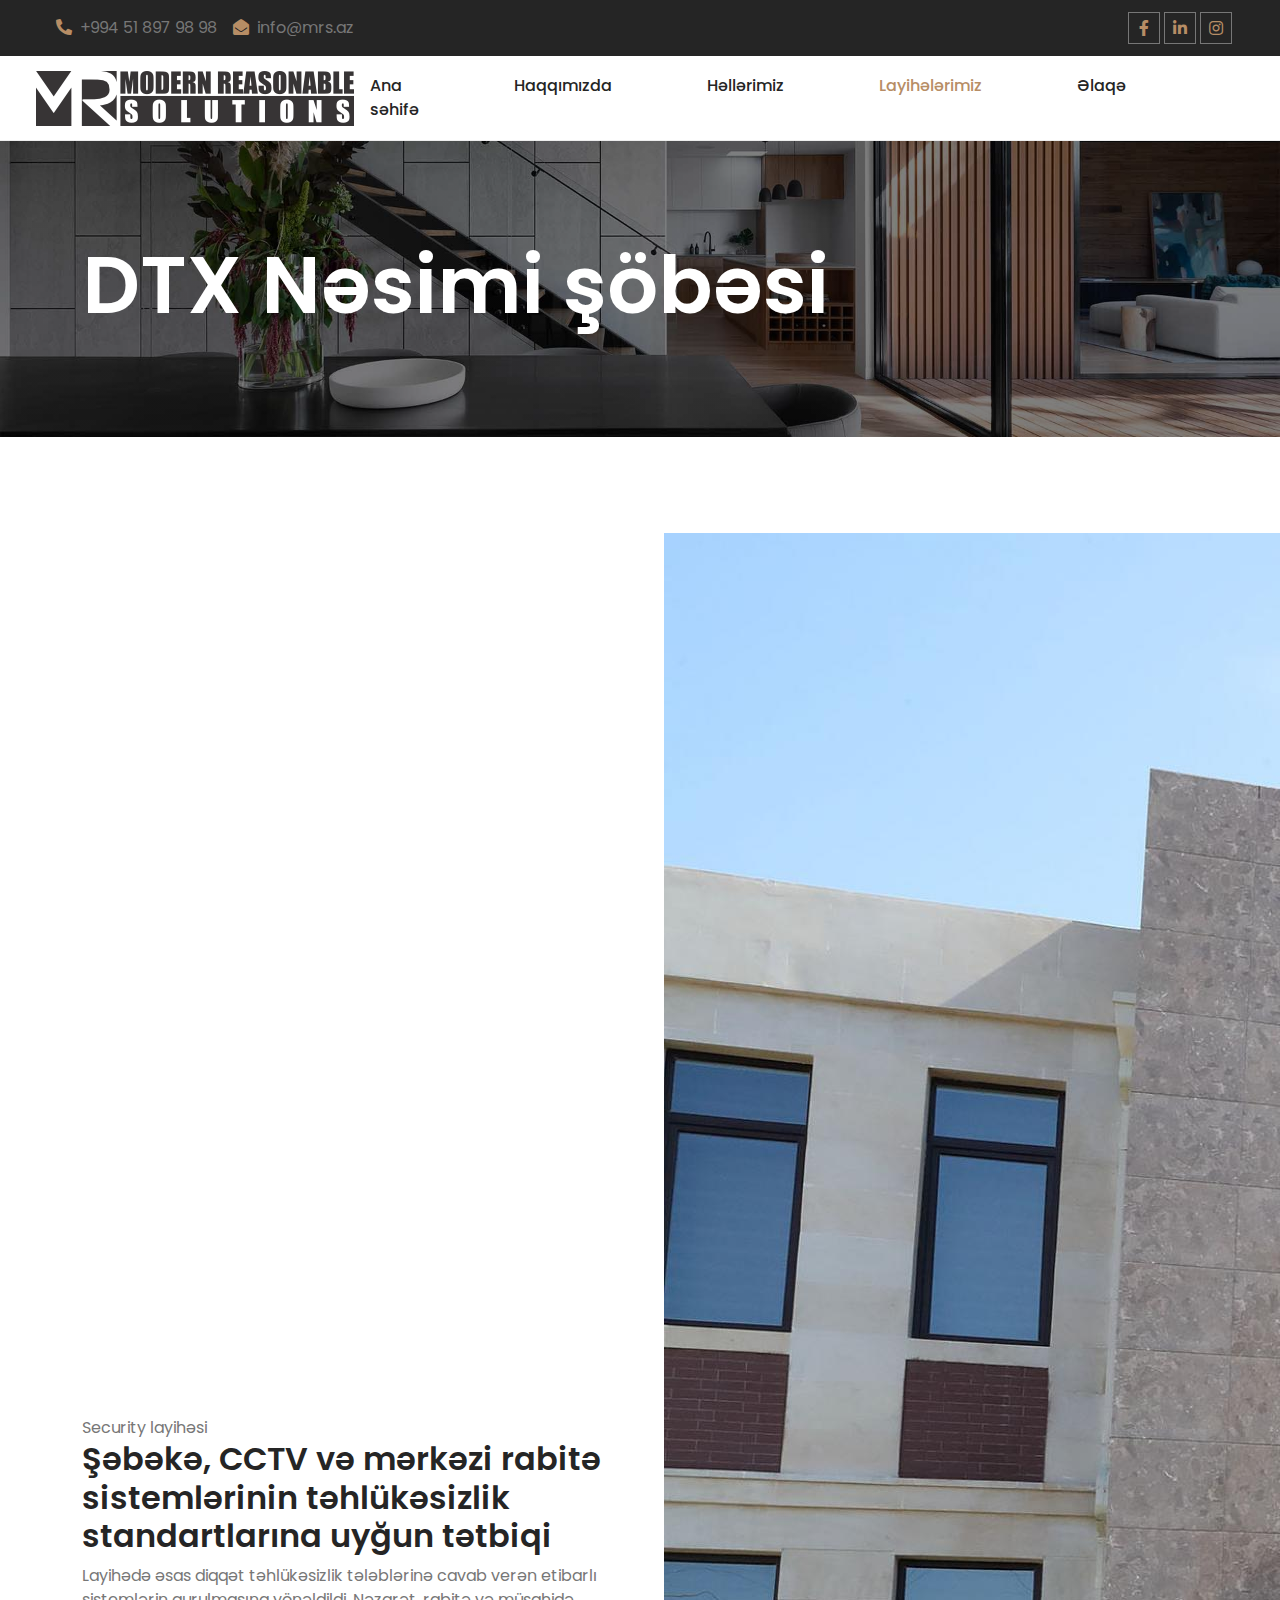
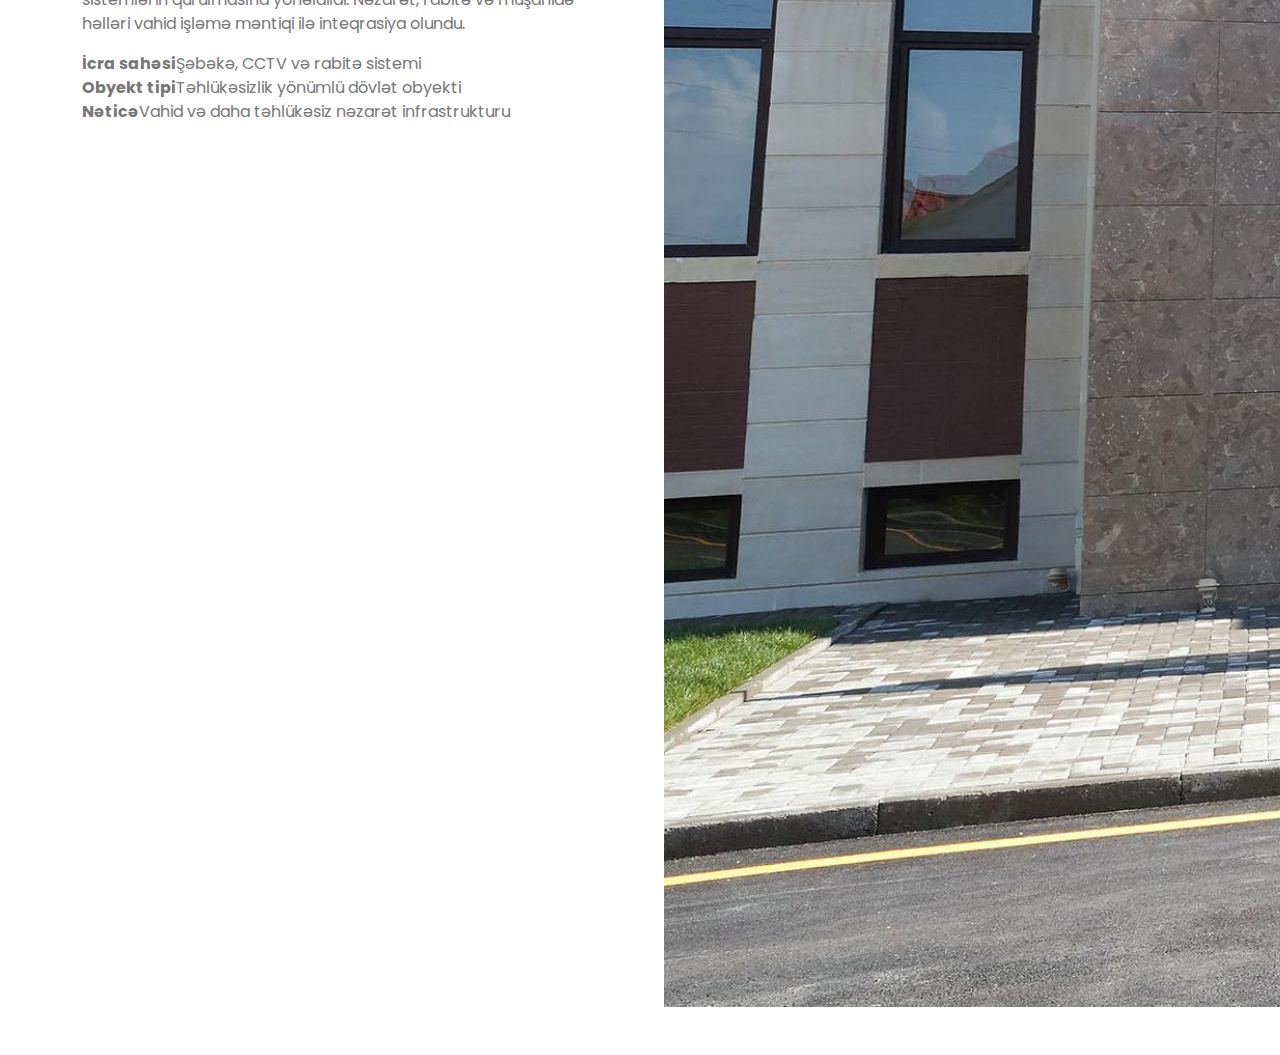
<file: dtx-project.html>
﻿<!DOCTYPE html>
<html lang="az">
<head>
    <meta charset="utf-8">
    <title>DTX Nəsimi şöbəsi | Modern Reasonable Solutions</title>
    <meta content="width=device-width, initial-scale=1.0" name="viewport">
    <link href="img/icons/icon-5.png" rel="icon">
    <link rel="preconnect" href="https://fonts.googleapis.com">
    <link rel="preconnect" href="https://fonts.gstatic.com" crossorigin>
    <link href="https://fonts.googleapis.com/css2?family=Poppins:wght@400;500;600;700&display=swap" rel="stylesheet">
    <link href="https://cdnjs.cloudflare.com/ajax/libs/font-awesome/5.10.0/css/all.min.css" rel="stylesheet">
    <link href="https://cdn.jsdelivr.net/npm/bootstrap-icons@1.4.1/font/bootstrap-icons.css" rel="stylesheet">
    <link href="lib/animate/animate.min.css" rel="stylesheet">
    <link href="css/bootstrap.min.css" rel="stylesheet">
    <link href="css/style.css" rel="stylesheet">
</head>
<body>
    <div class="container-fluid bg-dark p-0 wow fadeIn" data-wow-delay="0.1s">
        <div class="row gx-0 d-none d-lg-flex">
            <div class="col-lg-7 px-5 text-start">
                <div class="h-100 d-inline-flex align-items-center py-3 me-3">
                    <a class="text-body px-2" href="tel:+994518979898"><i class="fa fa-phone-alt text-primary me-2"></i>+994 51 897 98 98</a>
                    <a class="text-body px-2" href="mailto:info@mrs.az"><i class="fa fa-envelope-open text-primary me-2"></i>info@mrs.az</a>
                </div>
            </div>
            <div class="col-lg-5 px-5 text-end">
                <div class="h-100 d-inline-flex align-items-center">
                    <a class="btn btn-sm-square btn-outline-body me-1" href="contact.html"><i class="fab fa-facebook-f"></i></a>
                    <a class="btn btn-sm-square btn-outline-body me-1" href="contact.html"><i class="fab fa-linkedin-in"></i></a>
                    <a class="btn btn-sm-square btn-outline-body me-0" href="contact.html"><i class="fab fa-instagram"></i></a>
                </div>
            </div>
        </div>
    </div>
</div>
        <nav class="navbar navbar-expand-lg bg-white navbar-light sticky-top py-lg-0 px-lg-5 wow fadeIn" data-wow-delay="0.1s">
        <a href="index.html" class="navbar-brand ms-4 ms-lg-0"><h1 class="text-primary m-0"><img class="me-3" src="img/icons/logo2.png" alt="MRS"></h1></a>
        <button type="button" class="navbar-toggler me-4" data-bs-toggle="collapse" data-bs-target="#navbarCollapse"><span class="navbar-toggler-icon"></span></button>
        <div class="collapse navbar-collapse" id="navbarCollapse">
            <div class="navbar-nav ms-auto me-5 p-4 p-lg-0">
                <a href="index.html" class="nav-item nav-link">Ana səhifə</a>
                <a href="about.html" class="nav-item nav-link">Haqqımızda</a>
                <a href="project.html" class="nav-item nav-link">Həllərimiz</a>
                <a href="service.html" class="nav-item nav-link active">Layihələrimiz</a>
                <a href="contact.html" class="nav-item nav-link">Əlaqə</a>
            </div>
        </div>
    </nav>
    <div class="container-fluid page-header py-5 mb-5"><div class="container py-5"><h1 class="display-1 text-white">DTX Nəsimi şöbəsi</h1></div></div>
    <section class="project-detail-shell py-5"><div class="container"><div class="row g-5 align-items-center"><div class="col-lg-6"><span class="solution-kicker">Security layihəsi</span><h2>Şəbəkə, CCTV və mərkəzi rabitə sistemlərinin təhlükəsizlik standartlarına uyğun tətbiqi</h2><p>Layihədə əsas diqqət təhlükəsizlik tələblərinə cavab verən etibarlı sistemlərin qurulmasına yönəldildi. Nəzarət, rabitə və müşahidə həlləri vahid işləmə məntiqi ilə inteqrasiya olundu.</p><div class="project-detail-points"><div><strong>İcra sahəsi</strong><span>Şəbəkə, CCTV və rabitə sistemi</span></div><div><strong>Obyekt tipi</strong><span>Təhlükəsizlik yönümlü dövlət obyekti</span></div><div><strong>Nəticə</strong><span>Vahid və daha təhlükəsiz nəzarət infrastrukturu</span></div></div></div><div class="col-lg-6"><div class="project-detail-media"><img src="img/6060849ab49b9--cZ-0XWHfKmAkF_.jpg" alt="DTX Nəsimi şöbəsi"></div></div></div></div></section>
</body>
</html>
</file>
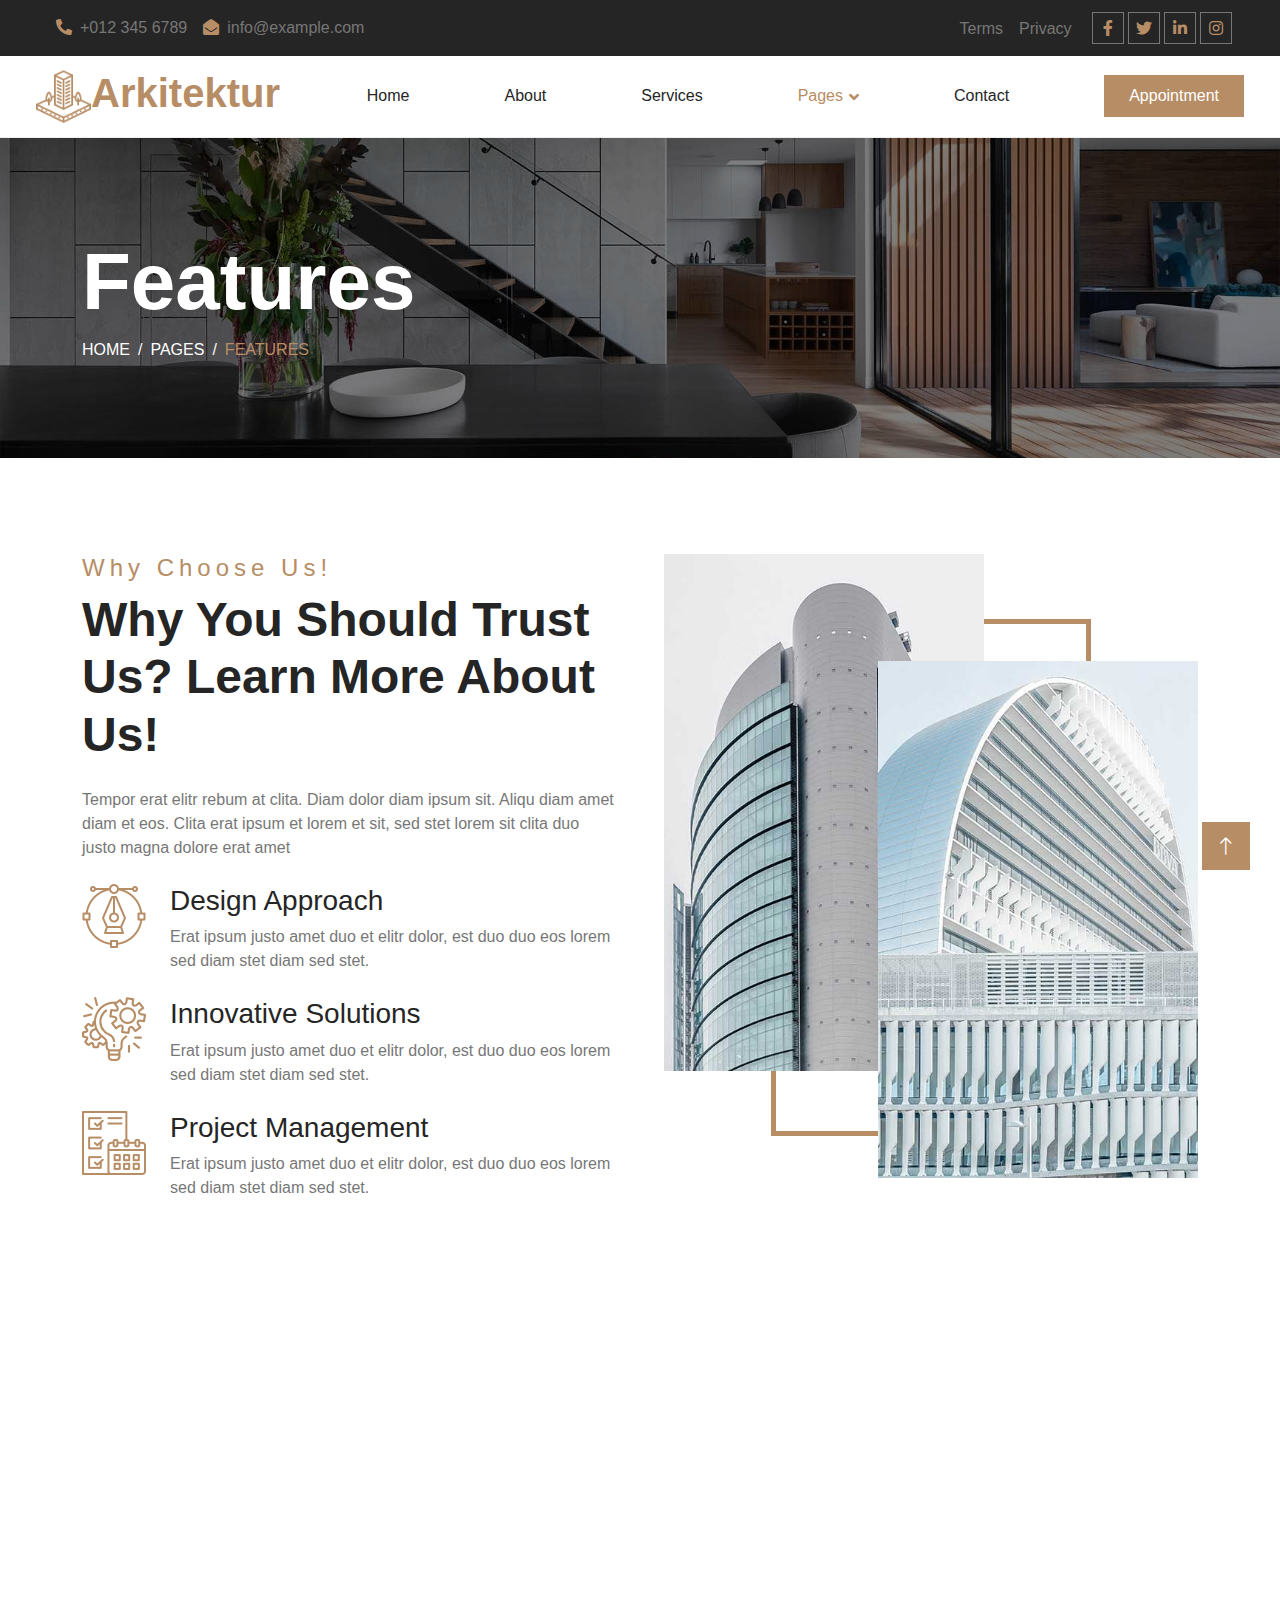
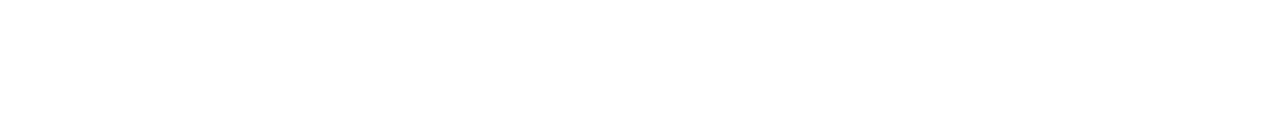
<file: feature.html>
<!DOCTYPE html>
<html lang="en">

<head>
    <meta charset="utf-8">
    <title>Arkitektur - Architecture HTML Template</title>
    <meta content="width=device-width, initial-scale=1.0" name="viewport">
    <meta content="" name="keywords">
    <meta content="" name="description">

    <!-- Favicon -->
    <link href="img/favicon.ico" rel="icon">

    <!-- Google Web Fonts -->
    <link rel="preconnect" href="https://fonts.googleapis.com">
    <link rel="preconnect" href="https://fonts.gstatic.com" crossorigin>
    <link href="https://fonts.googleapis.com/css2?family=Open+Sans:wght@400;500;600&family=Teko:wght@400;500;600&display=swap" rel="stylesheet">

    <!-- Icon Font Stylesheet -->
    <link href="https://cdnjs.cloudflare.com/ajax/libs/font-awesome/5.10.0/css/all.min.css" rel="stylesheet">
    <link href="https://cdn.jsdelivr.net/npm/bootstrap-icons@1.4.1/font/bootstrap-icons.css" rel="stylesheet">

    <!-- Libraries Stylesheet -->
    <link href="lib/animate/animate.min.css" rel="stylesheet">
    <link href="lib/owlcarousel/assets/owl.carousel.min.css" rel="stylesheet">
    <link href="lib/tempusdominus/css/tempusdominus-bootstrap-4.min.css" rel="stylesheet" />

    <!-- Customized Bootstrap Stylesheet -->
    <link href="css/bootstrap.min.css" rel="stylesheet">

    <!-- Template Stylesheet -->
    <link href="css/style.css" rel="stylesheet">
</head>

<body>
    <!-- Spinner Start -->
    <div id="spinner" class="show bg-white position-fixed translate-middle w-100 vh-100 top-50 start-50 d-flex align-items-center justify-content-center">
        <div class="spinner-border position-relative text-primary" style="width: 6rem; height: 6rem;" role="status"></div>
        <img class="position-absolute top-50 start-50 translate-middle" src="img/icons/icon-1.png" alt="Icon">
    </div>
    <!-- Spinner End -->


    <!-- Topbar Start -->
    <div class="container-fluid bg-dark p-0 wow fadeIn" data-wow-delay="0.1s">
        <div class="row gx-0 d-none d-lg-flex">
            <div class="col-lg-7 px-5 text-start">
                <div class="h-100 d-inline-flex align-items-center py-3 me-3">
                    <a class="text-body px-2" href="tel:+0123456789"><i class="fa fa-phone-alt text-primary me-2"></i>+012 345 6789</a>
                    <a class="text-body px-2" href="mailto:info@example.com"><i class="fa fa-envelope-open text-primary me-2"></i>info@example.com</a>
                </div>
            </div>
            <div class="col-lg-5 px-5 text-end">
                <div class="h-100 d-inline-flex align-items-center py-3 me-2">
                    <a class="text-body px-2" href="">Terms</a>
                    <a class="text-body px-2" href="">Privacy</a>
                </div>
                <div class="h-100 d-inline-flex align-items-center">
                    <a class="btn btn-sm-square btn-outline-body me-1" href=""><i class="fab fa-facebook-f"></i></a>
                    <a class="btn btn-sm-square btn-outline-body me-1" href=""><i class="fab fa-twitter"></i></a>
                    <a class="btn btn-sm-square btn-outline-body me-1" href=""><i class="fab fa-linkedin-in"></i></a>
                    <a class="btn btn-sm-square btn-outline-body me-0" href=""><i class="fab fa-instagram"></i></a>
                </div>
            </div>
        </div>
    </div>
    <!-- Topbar End -->


    <!-- Navbar Start -->
    <nav class="navbar navbar-expand-lg bg-white navbar-light sticky-top py-lg-0 px-lg-5 wow fadeIn" data-wow-delay="0.1s">
        <a href="index.html" class="navbar-brand ms-4 ms-lg-0">
            <h1 class="text-primary m-0"><img class="me-3" src="img/icons/icon-1.png" alt="Icon">Arkitektur</h1>
        </a>
        <button type="button" class="navbar-toggler me-4" data-bs-toggle="collapse" data-bs-target="#navbarCollapse">
            <span class="navbar-toggler-icon"></span>
        </button>
        <div class="collapse navbar-collapse" id="navbarCollapse">
            <div class="navbar-nav ms-auto p-4 p-lg-0">
                <a href="index.html" class="nav-item nav-link">Home</a>
                <a href="about.html" class="nav-item nav-link">About</a>
                <a href="service.html" class="nav-item nav-link">Services</a>
                <div class="nav-item dropdown">
                    <a href="#" class="nav-link dropdown-toggle active" data-bs-toggle="dropdown">Pages</a>
                    <div class="dropdown-menu border-0 m-0">
                        <a href="feature.html" class="dropdown-item active">Our Features</a>
                        <a href="project.html" class="dropdown-item">Our Projects</a>
                        <a href="team.html" class="dropdown-item">Team Members</a>
                        <a href="appointment.html" class="dropdown-item">Appointment</a>
                        <a href="testimonial.html" class="dropdown-item">Testimonial</a>
                        <a href="404.html" class="dropdown-item">404 Page</a>
                    </div>
                </div>
                <a href="contact.html" class="nav-item nav-link">Contact</a>
            </div>
            <a href="" class="btn btn-primary py-2 px-4 d-none d-lg-block">Appointment</a>
        </div>
    </nav>
    <!-- Navbar End -->


    <!-- Page Header Start -->
    <div class="container-fluid page-header py-5 mb-5 wow fadeIn" data-wow-delay="0.1s">
        <div class="container py-5">
            <h1 class="display-1 text-white animated slideInDown">Features</h1>
            <nav aria-label="breadcrumb animated slideInDown">
                <ol class="breadcrumb text-uppercase mb-0">
                    <li class="breadcrumb-item"><a class="text-white" href="#">Home</a></li>
                    <li class="breadcrumb-item"><a class="text-white" href="#">Pages</a></li>
                    <li class="breadcrumb-item text-primary active" aria-current="page">Features</li>
                </ol>
            </nav>
        </div>
    </div>
    <!-- Page Header End -->


    <!-- Feature Start -->
    <div class="container-xxl py-5">
        <div class="container">
            <div class="row g-5">
                <div class="col-lg-6 wow fadeInUp" data-wow-delay="0.1s">
                    <h4 class="section-title">Why Choose Us!</h4>
                    <h1 class="display-5 mb-4">Why You Should Trust Us? Learn More About Us!</h1>
                    <p class="mb-4">Tempor erat elitr rebum at clita. Diam dolor diam ipsum sit. Aliqu diam amet diam et eos. Clita erat ipsum et lorem et sit, sed stet lorem sit clita duo justo magna dolore erat amet</p>
                    <div class="row g-4">
                        <div class="col-12">
                            <div class="d-flex align-items-start">
                                <img class="flex-shrink-0" src="img/icons/icon-2.png" alt="Icon">
                                <div class="ms-4">
                                    <h3>Design Approach</h3>
                                    <p class="mb-0">Erat ipsum justo amet duo et elitr dolor, est duo duo eos lorem sed diam stet diam sed stet.</p>
                                </div>
                            </div>
                        </div>
                        <div class="col-12">
                            <div class="d-flex align-items-start">
                                <img class="flex-shrink-0" src="img/icons/icon-3.png" alt="Icon">
                                <div class="ms-4">
                                    <h3>Innovative Solutions</h3>
                                    <p class="mb-0">Erat ipsum justo amet duo et elitr dolor, est duo duo eos lorem sed diam stet diam sed stet.</p>
                                </div>
                            </div>
                        </div>
                        <div class="col-12">
                            <div class="d-flex align-items-start">
                                <img class="flex-shrink-0" src="img/icons/icon-4.png" alt="Icon">
                                <div class="ms-4">
                                    <h3>Project Management</h3>
                                    <p class="mb-0">Erat ipsum justo amet duo et elitr dolor, est duo duo eos lorem sed diam stet diam sed stet.</p>
                                </div>
                            </div>
                        </div>
                    </div>
                </div>
                <div class="col-lg-6 wow fadeInUp" data-wow-delay="0.5s">
                    <div class="feature-img">
                        <img class="img-fluid" src="img/about-2.jpg" alt="">
                        <img class="img-fluid" src="img/about-1.jpg" alt="">
                    </div>
                </div>
            </div>
        </div>
    </div>
    <!-- Feature End -->
        

    <!-- Footer Start -->
    <div class="container-fluid bg-dark text-body footer mt-5 pt-5 px-0 wow fadeIn" data-wow-delay="0.1s">
        <div class="container py-5">
            <div class="row g-5">
                <div class="col-lg-3 col-md-6">
                    <h3 class="text-light mb-4">Address</h3>
                    <p class="mb-2"><i class="fa fa-map-marker-alt text-primary me-3"></i>123 Street, New York, USA</p>
                    <p class="mb-2"><i class="fa fa-phone-alt text-primary me-3"></i>+012 345 67890</p>
                    <p class="mb-2"><i class="fa fa-envelope text-primary me-3"></i>info@example.com</p>
                    <div class="d-flex pt-2">
                        <a class="btn btn-square btn-outline-body me-1" href=""><i class="fab fa-twitter"></i></a>
                        <a class="btn btn-square btn-outline-body me-1" href=""><i class="fab fa-facebook-f"></i></a>
                        <a class="btn btn-square btn-outline-body me-1" href=""><i class="fab fa-youtube"></i></a>
                        <a class="btn btn-square btn-outline-body me-0" href=""><i class="fab fa-linkedin-in"></i></a>
                    </div>
                </div>
                <div class="col-lg-3 col-md-6">
                    <h3 class="text-light mb-4">Services</h3>
                    <a class="btn btn-link" href="">Architecture</a>
                    <a class="btn btn-link" href="">3D Animation</a>
                    <a class="btn btn-link" href="">House Planning</a>
                    <a class="btn btn-link" href="">Interior Design</a>
                    <a class="btn btn-link" href="">Construction</a>
                </div>
                <div class="col-lg-3 col-md-6">
                    <h3 class="text-light mb-4">Quick Links</h3>
                    <a class="btn btn-link" href="">About Us</a>
                    <a class="btn btn-link" href="">Contact Us</a>
                    <a class="btn btn-link" href="">Our Services</a>
                    <a class="btn btn-link" href="">Terms & Condition</a>
                    <a class="btn btn-link" href="">Support</a>
                </div>
                <div class="col-lg-3 col-md-6">
                    <h3 class="text-light mb-4">Newsletter</h3>
                    <p>Dolor amet sit justo amet elitr clita ipsum elitr est.</p>
                    <div class="position-relative mx-auto" style="max-width: 400px;">
                        <input class="form-control bg-transparent w-100 py-3 ps-4 pe-5" type="text" placeholder="Your email">
                        <button type="button" class="btn btn-primary py-2 position-absolute top-0 end-0 mt-2 me-2">SignUp</button>
                    </div>
                </div>
            </div>
        </div>
        <div class="container-fluid copyright">
            <div class="container">
                <div class="row">
                    <div class="col-md-6 text-center text-md-start mb-3 mb-md-0">
                        &copy; <a href="#">Your Site Name</a>, All Right Reserved.
                    </div>
                    <div class="col-md-6 text-center text-md-end">
                        <!--/*** This template is free as long as you keep the footer author’s credit link/attribution link/backlink. If you'd like to use the template without the footer author’s credit link/attribution link/backlink, you can purchase the Credit Removal License from "https://htmlcodex.com/credit-removal". Thank you for your support. ***/-->
                        Designed By <a href="https://htmlcodex.com">HTML Codex</a>
                    </div>
                </div>
            </div>
        </div>
    </div>
    <!-- Footer End -->


    <!-- Back to Top -->
    <a href="#" class="btn btn-lg btn-primary btn-lg-square back-to-top"><i class="bi bi-arrow-up"></i></a>


    <!-- JavaScript Libraries -->
    <script src="https://code.jquery.com/jquery-3.4.1.min.js"></script>
    <script src="https://cdn.jsdelivr.net/npm/bootstrap@5.0.0/dist/js/bootstrap.bundle.min.js"></script>
    <script src="lib/wow/wow.min.js"></script>
    <script src="lib/easing/easing.min.js"></script>
    <script src="lib/waypoints/waypoints.min.js"></script>
    <script src="lib/counterup/counterup.min.js"></script>
    <script src="lib/owlcarousel/owl.carousel.min.js"></script>
    <script src="lib/tempusdominus/js/moment.min.js"></script>
    <script src="lib/tempusdominus/js/moment-timezone.min.js"></script>
    <script src="lib/tempusdominus/js/tempusdominus-bootstrap-4.min.js"></script>

    <!-- Template Javascript -->
    <script src="js/main.js"></script>
</body>

</html>
</file>
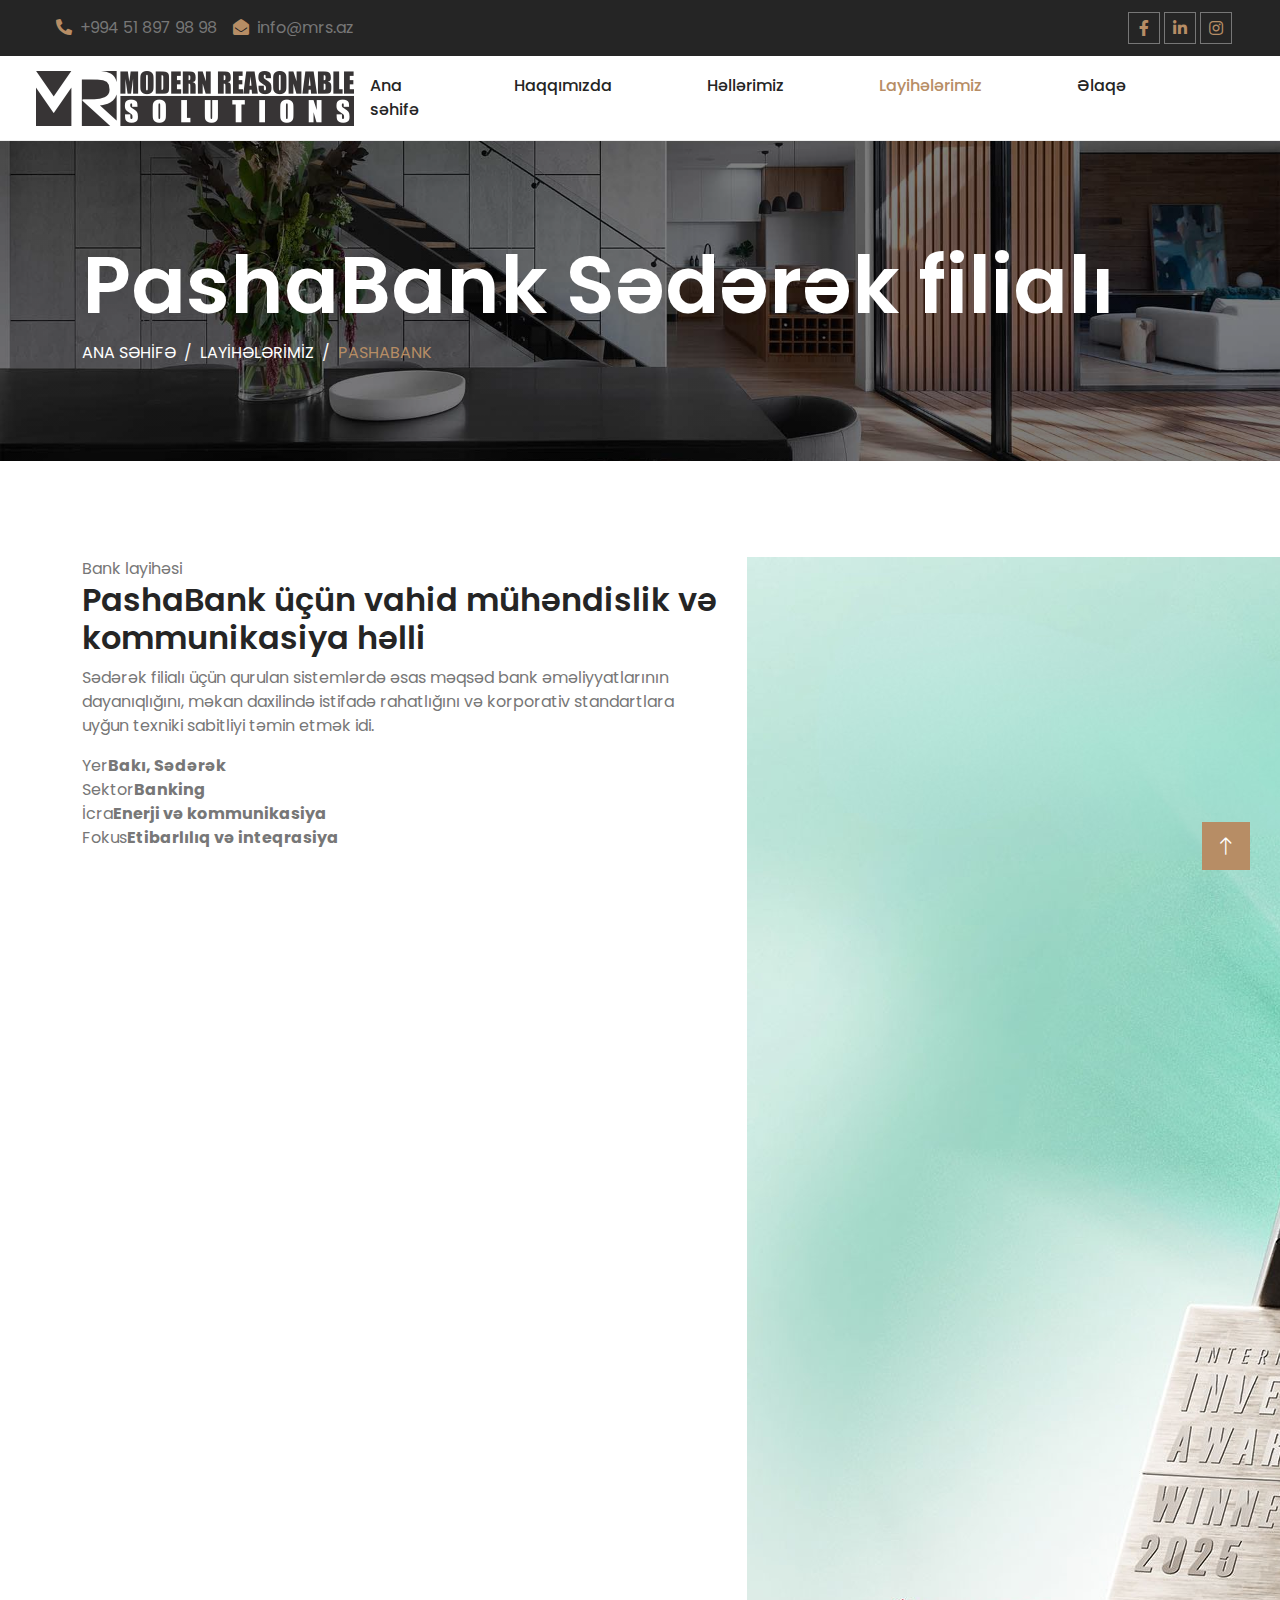
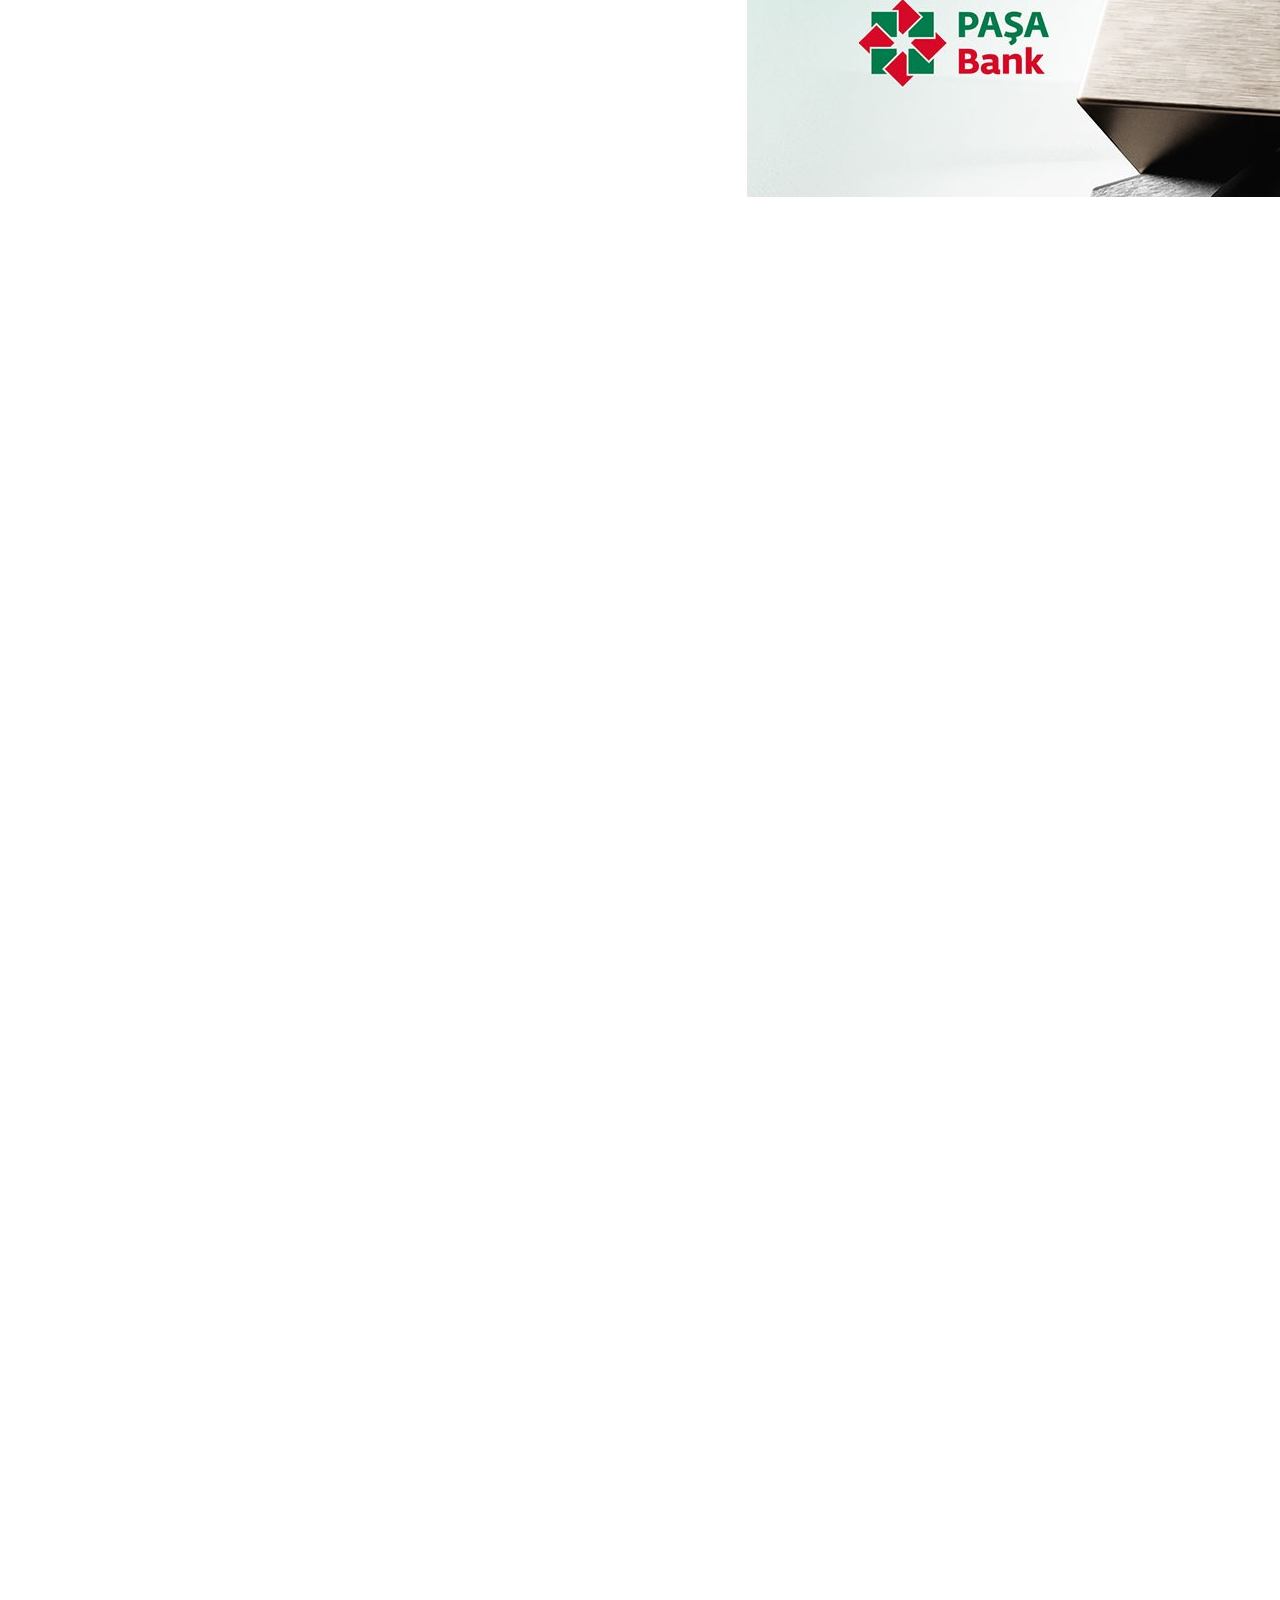
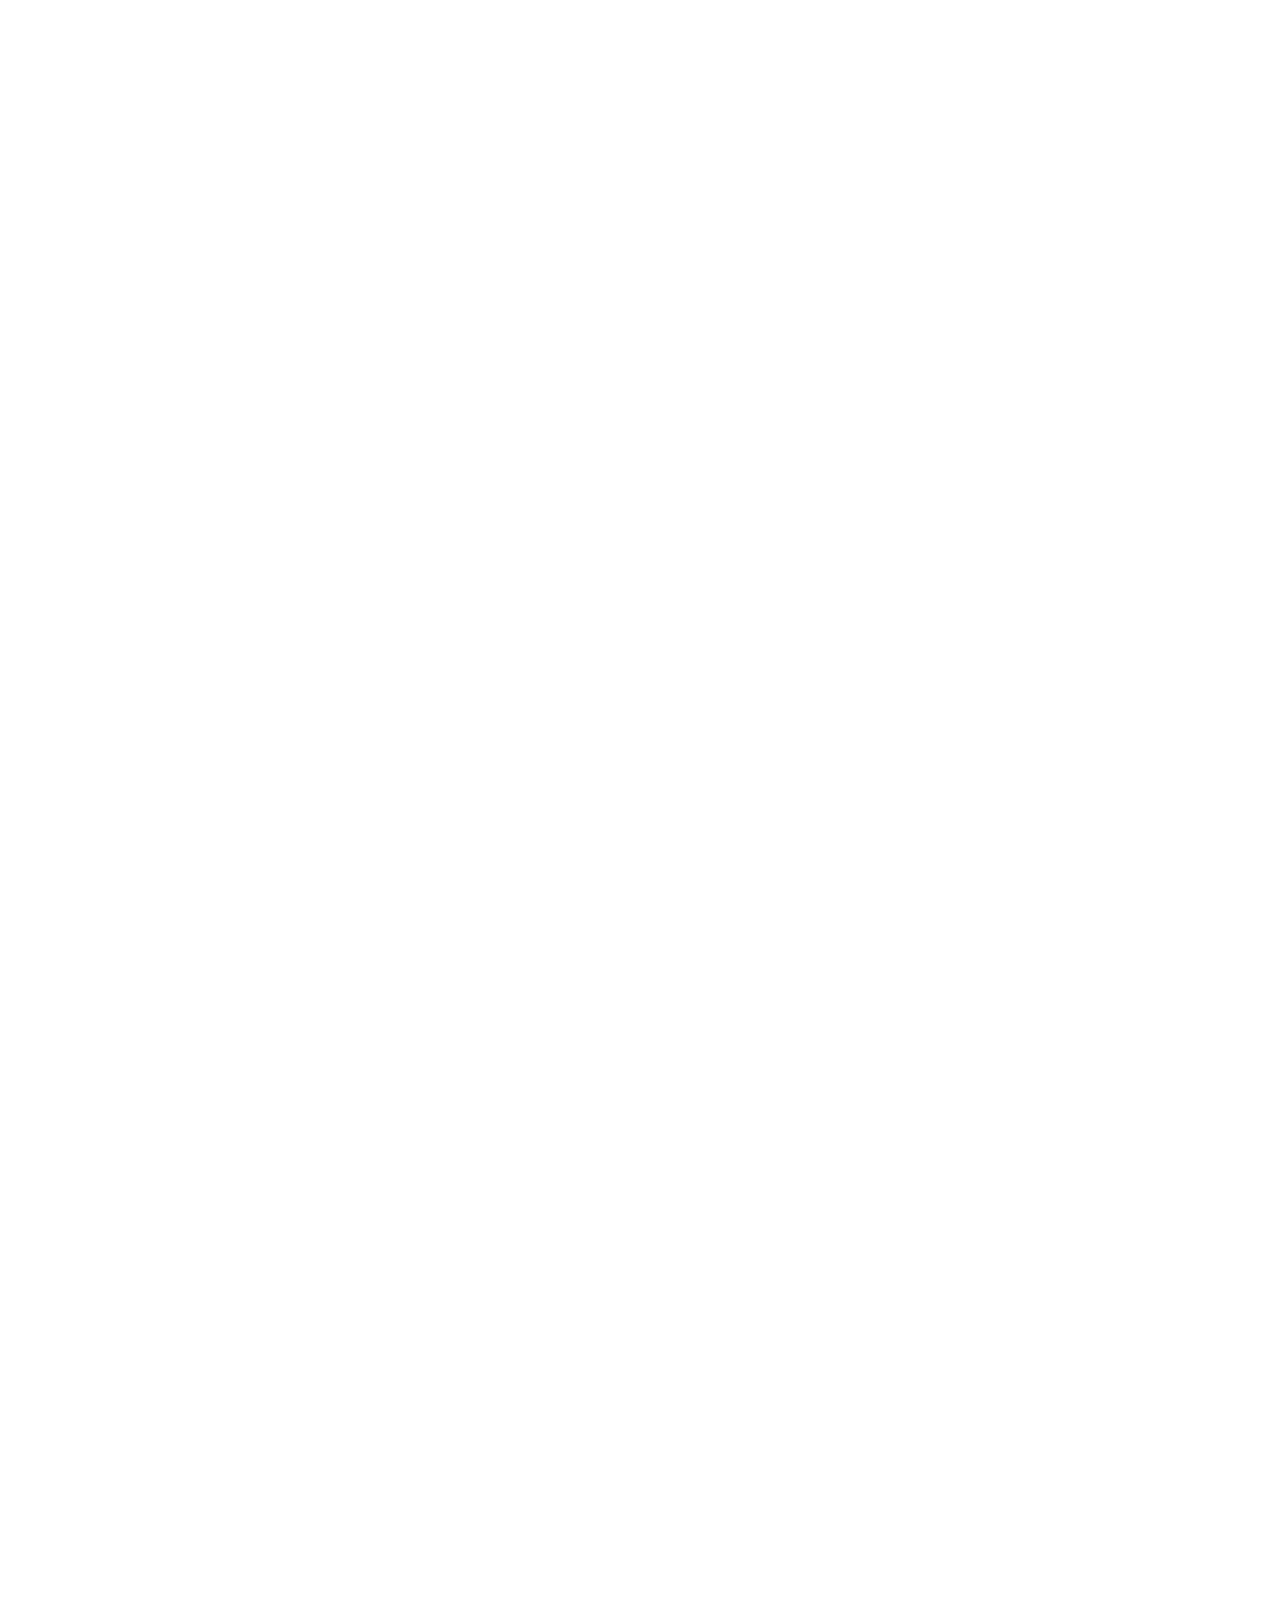
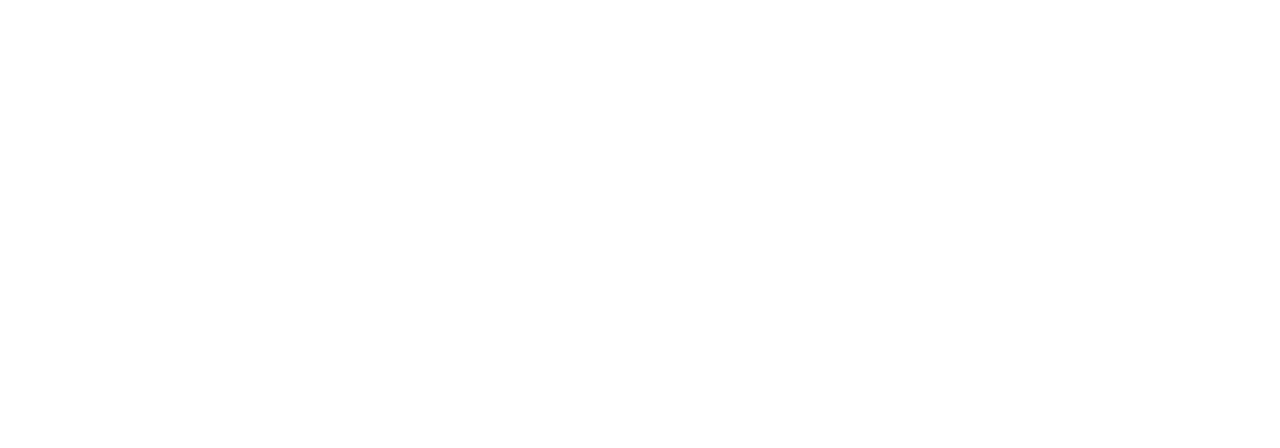
<file: pashabank.html>
﻿<!DOCTYPE html>
<html lang="az">
<head>
    <meta charset="utf-8">
    <title>PashaBank Sədərək filialı | Modern Reasonable Solutions</title>
    <meta content="width=device-width, initial-scale=1.0" name="viewport">
    <meta content="PashaBank layihəsi, bank infrastrukturu, MRS" name="keywords">
    <meta content="PashaBank Sədərək filialı üçün icra olunan enerji, kommunikasiya və inteqrasiya həlləri." name="description">
    <meta property="og:title" content="PashaBank Sədərək filialı | Modern Reasonable Solutions">
    <meta property="og:description" content="PashaBank Sədərək filialı üçün icra olunan enerji, kommunikasiya və inteqrasiya həlləri.">
    <meta property="og:type" content="website">
    <meta property="og:locale" content="az_AZ">
    <link href="img/icons/icon-5.png" rel="icon">
    <link rel="preconnect" href="https://fonts.googleapis.com">
    <link rel="preconnect" href="https://fonts.gstatic.com" crossorigin>
    <link href="https://fonts.googleapis.com/css2?family=Poppins:wght@400;500;600;700;800&display=swap&subset=latin-ext" rel="stylesheet">
    <link href="https://cdnjs.cloudflare.com/ajax/libs/font-awesome/5.10.0/css/all.min.css" rel="stylesheet">
    <link href="https://cdn.jsdelivr.net/npm/bootstrap-icons@1.4.1/font/bootstrap-icons.css" rel="stylesheet">
    <link href="lib/animate/animate.min.css" rel="stylesheet">
    <link href="lib/owlcarousel/assets/owl.carousel.min.css" rel="stylesheet">
    <link href="lib/tempusdominus/css/tempusdominus-bootstrap-4.min.css" rel="stylesheet">
    <link href="css/bootstrap.min.css" rel="stylesheet">
    <link href="css/style.css" rel="stylesheet">
</head>
<body>
    <div class="container-fluid bg-dark p-0 wow fadeIn" data-wow-delay="0.1s">
        <div class="row gx-0 d-none d-lg-flex">
            <div class="col-lg-7 px-5 text-start">
                <div class="h-100 d-inline-flex align-items-center py-3 me-3">
                    <a class="text-body px-2" href="tel:+994518979898"><i class="fa fa-phone-alt text-primary me-2"></i>+994 51 897 98 98</a>
                    <a class="text-body px-2" href="mailto:info@mrs.az"><i class="fa fa-envelope-open text-primary me-2"></i>info@mrs.az</a>
                </div>
            </div>
            <div class="col-lg-5 px-5 text-end">
                <div class="h-100 d-inline-flex align-items-center">
                    <a class="btn btn-sm-square btn-outline-body me-1" href="contact.html"><i class="fab fa-facebook-f"></i></a>
                    <a class="btn btn-sm-square btn-outline-body me-1" href="contact.html"><i class="fab fa-linkedin-in"></i></a>
                    <a class="btn btn-sm-square btn-outline-body me-0" href="contact.html"><i class="fab fa-instagram"></i></a>
                </div>
            </div>
        </div>
    </div>

    <div id="spinner" class="show bg-white position-fixed translate-middle w-100 vh-100 top-50 start-50 d-flex align-items-center justify-content-center">
        <div class="spinner-border position-relative text-primary" style="width: 5rem; height: 5rem;" role="status"></div>
        <img class="position-absolute top-50 start-50 translate-middle" src="img/icons/icon-8.png" alt="MRS ikon">
    </div>

    <nav class="navbar navbar-expand-lg bg-white navbar-light sticky-top py-lg-0 px-lg-5 wow fadeIn" data-wow-delay="0.1s">
        <a href="index.html" class="navbar-brand ms-4 ms-lg-0"><h1 class="text-primary m-0"><img class="me-3" src="img/icons/logo2.png" alt="MRS"></h1></a>
        <button type="button" class="navbar-toggler me-4" data-bs-toggle="collapse" data-bs-target="#navbarCollapse"><span class="navbar-toggler-icon"></span></button>
        <div class="collapse navbar-collapse" id="navbarCollapse">
            <div class="navbar-nav ms-auto me-5 p-4 p-lg-0">
                <a href="index.html" class="nav-item nav-link">Ana səhifə</a>
                <a href="about.html" class="nav-item nav-link">Haqqımızda</a>
                <a href="project.html" class="nav-item nav-link">Həllərimiz</a>
                <a href="service.html" class="nav-item nav-link active">Layihələrimiz</a>
                <a href="contact.html" class="nav-item nav-link">Əlaqə</a>
            </div>
        </div>
    </nav>

    <div class="container-fluid page-header py-5 mb-5 wow fadeIn" data-wow-delay="0.1s">
        <div class="container py-5">
            <h1 class="display-1 text-white animated slideInDown">PashaBank Sədərək filialı</h1>
            <nav aria-label="breadcrumb" class="animated slideInDown">
                <ol class="breadcrumb text-uppercase mb-0">
                    <li class="breadcrumb-item"><a class="text-white" href="index.html">Ana səhifə</a></li>
                    <li class="breadcrumb-item"><a class="text-white" href="service.html">Layihələrimiz</a></li>
                    <li class="breadcrumb-item text-primary active" aria-current="page">PashaBank</li>
                </ol>
            </nav>
        </div>
    </div>

    <section class="project-detail-shell py-5">
        <div class="container">
            <div class="bankcase-hero row g-4 align-items-stretch wow fadeInUp" data-wow-delay="0.1s">
                <div class="col-lg-7">
                    <div class="bankcase-main-card h-100">
                        <span class="solution-kicker">Bank layihəsi</span>
                        <h2>PashaBank üçün vahid mühəndislik və kommunikasiya həlli</h2>
                        <p>Sədərək filialı üçün qurulan sistemlərdə əsas məqsəd bank əməliyyatlarının dayanıqlığını, məkan daxilində istifadə rahatlığını və korporativ standartlara uyğun texniki sabitliyi təmin etmək idi.</p>
                        <div class="bankcase-meta-grid">
                            <div><span>Yer</span><strong>Bakı, Sədərək</strong></div>
                            <div><span>Sektor</span><strong>Banking</strong></div>
                            <div><span>İcra</span><strong>Enerji və kommunikasiya</strong></div>
                            <div><span>Fokus</span><strong>Etibarlılıq və inteqrasiya</strong></div>
                        </div>
                    </div>
                </div>
                <div class="col-lg-5">
                    <div class="bankcase-side-media h-100">
                        <img src="img/Adsız tasarım (2).png" alt="PashaBank Sədərək filialı">
                    </div>
                </div>
            </div>

            <div class="row g-4 mt-1 align-items-stretch">
                <div class="col-lg-7 wow fadeInUp" data-wow-delay="0.2s">
                    <div class="bankcase-story-card h-100">
                        <span class="solution-kicker">Layihə yanaşması</span>
                        <h3>Məkanın funksiyasına uyğun işlək texniki arxitektura</h3>
                        <p>Layihələndirmə mərhələsində enerji paylanması, daxili rabitə, şəbəkə infrastrukturu və gündəlik bank əməliyyatları üçün lazım olan texniki axın vahid sistem məntiqi ilə planlandı.</p>
                        <p class="mb-0">Məqsəd sadəcə avadanlıq quraşdırmaq deyil, filialın uzunmüddətli istifadəsində fasiləsiz işləyən, servis baxımından idarəolunan və estetik olaraq korporativ mühitə uyğun bir texniki baza yaratmaq idi.</p>
                    </div>
                </div>
                <div class="col-lg-5 wow fadeInUp" data-wow-delay="0.3s">
                    <div class="bankcase-video-card h-100">
                        <img src="img/Adsız tasarım (2).png" alt="PashaBank media poster">
                        <div class="bankcase-video-overlay">
                            <span>Media showcase</span>
                            <h4>Video üçün ayrılmış premium blok</h4>
                            <p>Bu hissəyə sonradan real layihə videosu əlavə edilə bilər. Hazırda təqdimat üçün poster media görünüşü istifadə olunur.</p>
                        </div>
                    </div>
                </div>
            </div>

            <div class="bankcase-gallery row g-4 mt-2 wow fadeInUp" data-wow-delay="0.3s">
                <div class="col-lg-4 col-md-6">
                    <div class="bankcase-gallery-item h-100"><img src="img/Adsız tasarım (2).png" alt="PashaBank ümumi görünüş"></div>
                </div>
                <div class="col-lg-4 col-md-6">
                    <div class="bankcase-gallery-item h-100"><img src="img/Rabitebank-1068x730.jpg.webp" alt="Bank layihəsində interyer hissəsi"></div>
                </div>
                <div class="col-lg-4 col-md-12">
                    <div class="bankcase-gallery-item h-100"><img src="img/rabitabank-filial-7.jpg" alt="Kommunikasiya və işıqlandırma detalı"></div>
                </div>
            </div>

            <div class="bankcase-summary wow fadeInUp" data-wow-delay="0.4s">
                <div>
                    <span class="solution-kicker">Yekun baxış</span>
                    <h3>Bu layihədə əsas məqsəd bank mühitində sabitlik və istifadə rahatlığını birlikdə təmin etmək idi</h3>
                    <p class="mb-0">Nəticədə PashaBank filialı üçün korporativ ritmə uyğun, texniki baxımdan etibarlı və gələcək servis mərhələlərində rahat idarə olunan həll paketi formalaşdırıldı.</p>
                </div>
                <a href="service.html" class="btn btn-light py-3 px-5">Bütün layihələr</a>
            </div>
        </div>
    </section>

    <div class="container-fluid bg-dark text-body footer mt-5 pt-5 px-0 wow fadeIn" data-wow-delay="0.1s">
        <div class="container py-5">
            <div class="row g-5">
                <div class="col-lg-3 col-md-6">
                    <h3 class="text-light mb-4">Ünvan</h3>
                    <p class="mb-2"><i class="fa fa-map-marker-alt text-primary me-3"></i>Ş. Mehdiyev 93, Bakı, AZ1130</p>
                    <p class="mb-2"><i class="fa fa-phone-alt text-primary me-3"></i>+994 51 897 98 98</p>
                    <p class="mb-2"><i class="fa fa-envelope text-primary me-3"></i>info@mrs.az</p>
                </div>
                <div class="col-lg-3 col-md-6">
                    <h3 class="text-light mb-4">MRS</h3>
                    <a class="btn btn-link" href="about.html">Şirkət haqqında</a>
                    <a class="btn btn-link" href="project.html">Həllərimiz</a>
                    <a class="btn btn-link" href="service.html">Layihələrimiz</a>
                </div>
                <div class="col-lg-3 col-md-6">
                    <h3 class="text-light mb-4">Əsas xidmətlər</h3>
                    <a class="btn btn-link" href="project.html">Bina idarəetmə sistemləri</a>
                    <a class="btn btn-link" href="project.html">Ağıllı ev həlləri</a>
                    <a class="btn btn-link" href="project.html">CCTV və təhlükəsizlik</a>
                    <a class="btn btn-link" href="project.html">PBX və rabitə infrastrukturu</a>
                </div>
                <div class="col-lg-3 col-md-6">
                    <h3 class="text-light mb-4">Seçilmiş layihələr</h3>
                    <a class="btn btn-link" href="rabitabank.html">Rabitəbank Nəsimi filialı</a>
                    <a class="btn btn-link" href="pashabank.html">PashaBank Sədərək filialı</a>
                    <a class="btn btn-link" href="sumgayit.html">Sumqayıt Məhkəmə Kompleksi</a>
                    <a class="btn btn-link" href="service.html">Digər layihələr</a>
                </div>
            </div>
        </div>
        <div class="container-fluid copyright"><div class="container"><div class="row"><div class="col-md-6 text-center text-md-start mb-3 mb-md-0">&copy; <a href="index.html">Modern Reasonable Solutions</a>, bütün hüquqlar qorunur.</div></div></div></div>
    </div>

    <a href="#" class="btn btn-lg btn-primary btn-lg-square back-to-top"><i class="bi bi-arrow-up"></i></a>
    <script src="https://code.jquery.com/jquery-3.4.1.min.js"></script>
    <script src="https://cdn.jsdelivr.net/npm/bootstrap@5.0.0/dist/js/bootstrap.bundle.min.js"></script>
    <script src="lib/wow/wow.min.js"></script>
    <script src="lib/easing/easing.min.js"></script>
    <script src="lib/waypoints/waypoints.min.js"></script>
    <script src="lib/counterup/counterup.min.js"></script>
    <script src="lib/owlcarousel/owl.carousel.min.js"></script>
    <script src="lib/tempusdominus/js/moment.min.js"></script>
    <script src="lib/tempusdominus/js/moment-timezone.min.js"></script>
    <script src="lib/tempusdominus/js/tempusdominus-bootstrap-4.min.js"></script>
    <script src="js/main.js"></script>
</body>
</html>
</file>
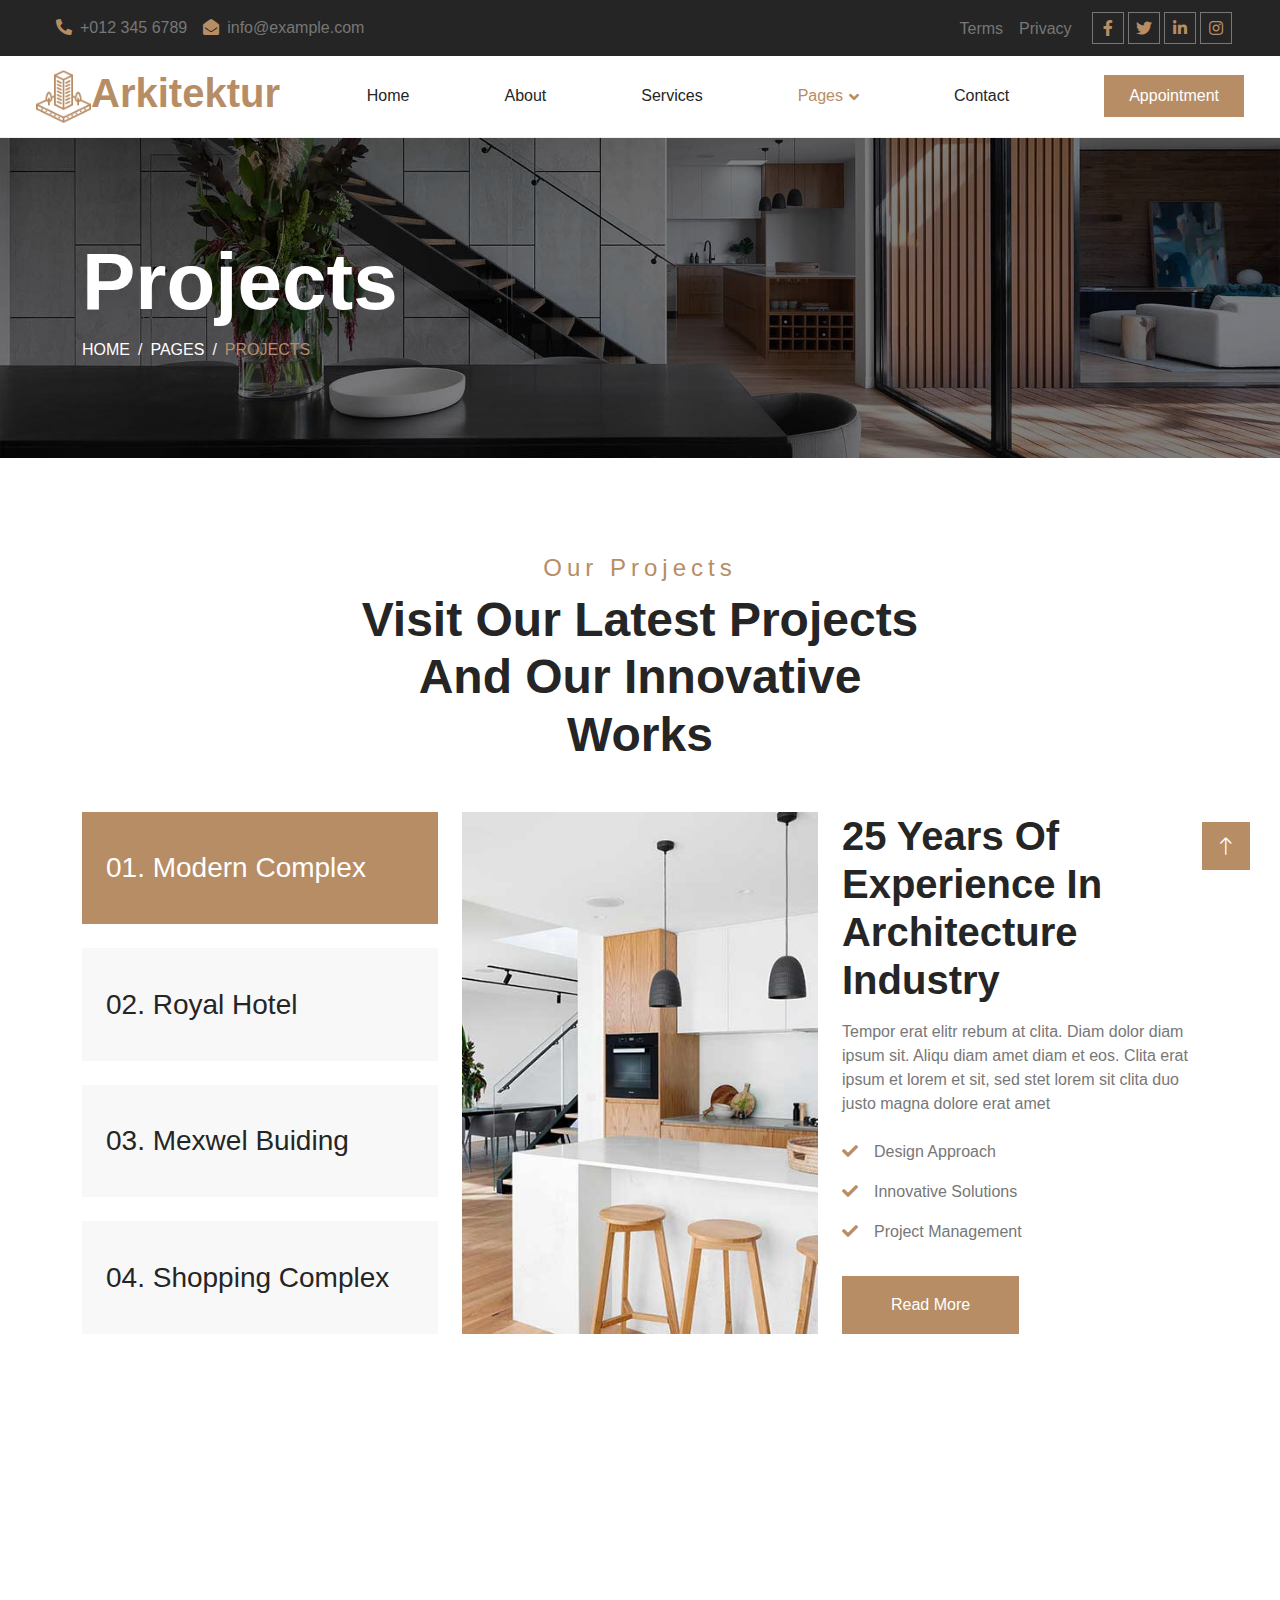
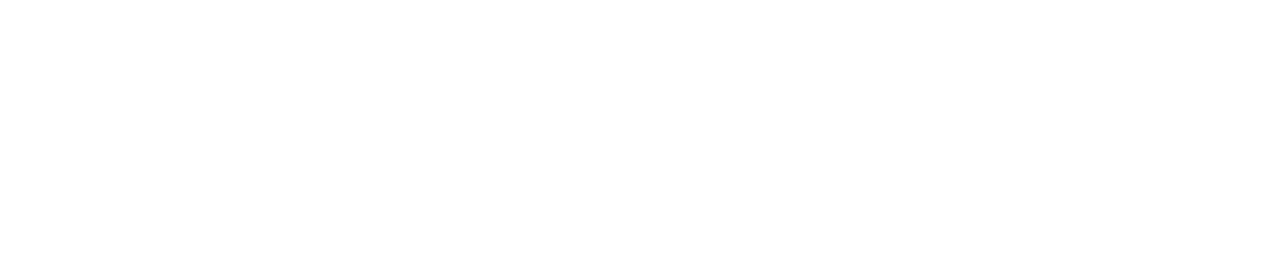
<file: project.html>
<!DOCTYPE html>
<html lang="en">

<head>
    <meta charset="utf-8">
    <title>Arkitektur - Architecture HTML Template</title>
    <meta content="width=device-width, initial-scale=1.0" name="viewport">
    <meta content="" name="keywords">
    <meta content="" name="description">

    <!-- Favicon -->
    <link href="img/favicon.ico" rel="icon">

    <!-- Google Web Fonts -->
    <link rel="preconnect" href="https://fonts.googleapis.com">
    <link rel="preconnect" href="https://fonts.gstatic.com" crossorigin>
    <link href="https://fonts.googleapis.com/css2?family=Open+Sans:wght@400;500;600&family=Teko:wght@400;500;600&display=swap" rel="stylesheet">

    <!-- Icon Font Stylesheet -->
    <link href="https://cdnjs.cloudflare.com/ajax/libs/font-awesome/5.10.0/css/all.min.css" rel="stylesheet">
    <link href="https://cdn.jsdelivr.net/npm/bootstrap-icons@1.4.1/font/bootstrap-icons.css" rel="stylesheet">

    <!-- Libraries Stylesheet -->
    <link href="lib/animate/animate.min.css" rel="stylesheet">
    <link href="lib/owlcarousel/assets/owl.carousel.min.css" rel="stylesheet">
    <link href="lib/tempusdominus/css/tempusdominus-bootstrap-4.min.css" rel="stylesheet" />

    <!-- Customized Bootstrap Stylesheet -->
    <link href="css/bootstrap.min.css" rel="stylesheet">

    <!-- Template Stylesheet -->
    <link href="css/style.css" rel="stylesheet">
</head>

<body>
    <!-- Spinner Start -->
    <div id="spinner" class="show bg-white position-fixed translate-middle w-100 vh-100 top-50 start-50 d-flex align-items-center justify-content-center">
        <div class="spinner-border position-relative text-primary" style="width: 6rem; height: 6rem;" role="status"></div>
        <img class="position-absolute top-50 start-50 translate-middle" src="img/icons/icon-1.png" alt="Icon">
    </div>
    <!-- Spinner End -->


    <!-- Topbar Start -->
    <div class="container-fluid bg-dark p-0 wow fadeIn" data-wow-delay="0.1s">
        <div class="row gx-0 d-none d-lg-flex">
            <div class="col-lg-7 px-5 text-start">
                <div class="h-100 d-inline-flex align-items-center py-3 me-3">
                    <a class="text-body px-2" href="tel:+0123456789"><i class="fa fa-phone-alt text-primary me-2"></i>+012 345 6789</a>
                    <a class="text-body px-2" href="mailto:info@example.com"><i class="fa fa-envelope-open text-primary me-2"></i>info@example.com</a>
                </div>
            </div>
            <div class="col-lg-5 px-5 text-end">
                <div class="h-100 d-inline-flex align-items-center py-3 me-2">
                    <a class="text-body px-2" href="">Terms</a>
                    <a class="text-body px-2" href="">Privacy</a>
                </div>
                <div class="h-100 d-inline-flex align-items-center">
                    <a class="btn btn-sm-square btn-outline-body me-1" href=""><i class="fab fa-facebook-f"></i></a>
                    <a class="btn btn-sm-square btn-outline-body me-1" href=""><i class="fab fa-twitter"></i></a>
                    <a class="btn btn-sm-square btn-outline-body me-1" href=""><i class="fab fa-linkedin-in"></i></a>
                    <a class="btn btn-sm-square btn-outline-body me-0" href=""><i class="fab fa-instagram"></i></a>
                </div>
            </div>
        </div>
    </div>
    <!-- Topbar End -->


    <!-- Navbar Start -->
    <nav class="navbar navbar-expand-lg bg-white navbar-light sticky-top py-lg-0 px-lg-5 wow fadeIn" data-wow-delay="0.1s">
        <a href="index.html" class="navbar-brand ms-4 ms-lg-0">
            <h1 class="text-primary m-0"><img class="me-3" src="img/icons/icon-1.png" alt="Icon">Arkitektur</h1>
        </a>
        <button type="button" class="navbar-toggler me-4" data-bs-toggle="collapse" data-bs-target="#navbarCollapse">
            <span class="navbar-toggler-icon"></span>
        </button>
        <div class="collapse navbar-collapse" id="navbarCollapse">
            <div class="navbar-nav ms-auto p-4 p-lg-0">
                <a href="index.html" class="nav-item nav-link">Home</a>
                <a href="about.html" class="nav-item nav-link">About</a>
                <a href="service.html" class="nav-item nav-link">Services</a>
                <div class="nav-item dropdown">
                    <a href="#" class="nav-link dropdown-toggle active" data-bs-toggle="dropdown">Pages</a>
                    <div class="dropdown-menu border-0 m-0">
                        <a href="feature.html" class="dropdown-item">Our Features</a>
                        <a href="project.html" class="dropdown-item active">Our Projects</a>
                        <a href="team.html" class="dropdown-item">Team Members</a>
                        <a href="appointment.html" class="dropdown-item">Appointment</a>
                        <a href="testimonial.html" class="dropdown-item">Testimonial</a>
                        <a href="404.html" class="dropdown-item">404 Page</a>
                    </div>
                </div>
                <a href="contact.html" class="nav-item nav-link">Contact</a>
            </div>
            <a href="" class="btn btn-primary py-2 px-4 d-none d-lg-block">Appointment</a>
        </div>
    </nav>
    <!-- Navbar End -->


    <!-- Page Header Start -->
    <div class="container-fluid page-header py-5 mb-5 wow fadeIn" data-wow-delay="0.1s">
        <div class="container py-5">
            <h1 class="display-1 text-white animated slideInDown">Projects</h1>
            <nav aria-label="breadcrumb animated slideInDown">
                <ol class="breadcrumb text-uppercase mb-0">
                    <li class="breadcrumb-item"><a class="text-white" href="#">Home</a></li>
                    <li class="breadcrumb-item"><a class="text-white" href="#">Pages</a></li>
                    <li class="breadcrumb-item text-primary active" aria-current="page">Projects</li>
                </ol>
            </nav>
        </div>
    </div>
    <!-- Page Header End -->


    <!-- Project Start -->
    <div class="container-xxl project py-5">
        <div class="container">
            <div class="text-center mx-auto mb-5 wow fadeInUp" data-wow-delay="0.1s" style="max-width: 600px;">
                <h4 class="section-title">Our Projects</h4>
                <h1 class="display-5 mb-4">Visit Our Latest Projects And Our Innovative Works</h1>
            </div>
            <div class="row g-4 wow fadeInUp" data-wow-delay="0.3s">
                <div class="col-lg-4">
                    <div class="nav nav-pills d-flex justify-content-between w-100 h-100 me-4">
                        <button class="nav-link w-100 d-flex align-items-center text-start p-4 mb-4 active" data-bs-toggle="pill" data-bs-target="#tab-pane-1" type="button">
                            <h3 class="m-0">01. Modern Complex</h3>
                        </button>
                        <button class="nav-link w-100 d-flex align-items-center text-start p-4 mb-4" data-bs-toggle="pill" data-bs-target="#tab-pane-2" type="button">
                            <h3 class="m-0">02. Royal Hotel</h3>
                        </button>
                        <button class="nav-link w-100 d-flex align-items-center text-start p-4 mb-4" data-bs-toggle="pill" data-bs-target="#tab-pane-3" type="button">
                            <h3 class="m-0">03. Mexwel Buiding</h3>
                        </button>
                        <button class="nav-link w-100 d-flex align-items-center text-start p-4 mb-0" data-bs-toggle="pill" data-bs-target="#tab-pane-4" type="button">
                            <h3 class="m-0">04. Shopping Complex</h3>
                        </button>
                    </div>
                </div>
                <div class="col-lg-8">
                    <div class="tab-content w-100">
                        <div class="tab-pane fade show active" id="tab-pane-1">
                            <div class="row g-4">
                                <div class="col-md-6" style="min-height: 350px;">
                                    <div class="position-relative h-100">
                                        <img class="position-absolute img-fluid w-100 h-100" src="img/project-1.jpg"
                                            style="object-fit: cover;" alt="">
                                    </div>
                                </div>
                                <div class="col-md-6">
                                    <h1 class="mb-3">25 Years Of Experience In Architecture Industry</h1>
                                    <p class="mb-4">Tempor erat elitr rebum at clita. Diam dolor diam ipsum sit. Aliqu diam amet diam et eos. Clita erat ipsum et lorem et sit, sed stet lorem sit clita duo justo magna dolore erat amet</p>
                                    <p><i class="fa fa-check text-primary me-3"></i>Design Approach</p>
                                    <p><i class="fa fa-check text-primary me-3"></i>Innovative Solutions</p>
                                    <p><i class="fa fa-check text-primary me-3"></i>Project Management</p>
                                    <a href="" class="btn btn-primary py-3 px-5 mt-3">Read More</a>
                                </div>
                            </div>
                        </div>
                        <div class="tab-pane fade" id="tab-pane-2">
                            <div class="row g-4">
                                <div class="col-md-6" style="min-height: 350px;">
                                    <div class="position-relative h-100">
                                        <img class="position-absolute img-fluid w-100 h-100" src="img/project-2.jpg"
                                            style="object-fit: cover;" alt="">
                                    </div>
                                </div>
                                <div class="col-md-6">
                                    <h1 class="mb-3">25 Years Of Experience In Architecture Industry</h1>
                                    <p class="mb-4">Tempor erat elitr rebum at clita. Diam dolor diam ipsum sit. Aliqu diam amet diam et eos. Clita erat ipsum et lorem et sit, sed stet lorem sit clita duo justo magna dolore erat amet</p>
                                    <p><i class="fa fa-check text-primary me-3"></i>Design Approach</p>
                                    <p><i class="fa fa-check text-primary me-3"></i>Innovative Solutions</p>
                                    <p><i class="fa fa-check text-primary me-3"></i>Project Management</p>
                                    <a href="" class="btn btn-primary py-3 px-5 mt-3">Read More</a>
                                </div>
                            </div>
                        </div>
                        <div class="tab-pane fade" id="tab-pane-3">
                            <div class="row g-4">
                                <div class="col-md-6" style="min-height: 350px;">
                                    <div class="position-relative h-100">
                                        <img class="position-absolute img-fluid w-100 h-100" src="img/project-3.jpg"
                                            style="object-fit: cover;" alt="">
                                    </div>
                                </div>
                                <div class="col-md-6">
                                    <h1 class="mb-3">25 Years Of Experience In Architecture Industry</h1>
                                    <p class="mb-4">Tempor erat elitr rebum at clita. Diam dolor diam ipsum sit. Aliqu diam amet diam et eos. Clita erat ipsum et lorem et sit, sed stet lorem sit clita duo justo magna dolore erat amet</p>
                                    <p><i class="fa fa-check text-primary me-3"></i>Design Approach</p>
                                    <p><i class="fa fa-check text-primary me-3"></i>Innovative Solutions</p>
                                    <p><i class="fa fa-check text-primary me-3"></i>Project Management</p>
                                    <a href="" class="btn btn-primary py-3 px-5 mt-3">Read More</a>
                                </div>
                            </div>
                        </div>
                        <div class="tab-pane fade" id="tab-pane-4">
                            <div class="row g-4">
                                <div class="col-md-6" style="min-height: 350px;">
                                    <div class="position-relative h-100">
                                        <img class="position-absolute img-fluid w-100 h-100" src="img/project-4.jpg"
                                            style="object-fit: cover;" alt="">
                                    </div>
                                </div>
                                <div class="col-md-6">
                                    <h1 class="mb-3">25 Years Of Experience In Architecture Industry</h1>
                                    <p class="mb-4">Tempor erat elitr rebum at clita. Diam dolor diam ipsum sit. Aliqu diam amet diam et eos. Clita erat ipsum et lorem et sit, sed stet lorem sit clita duo justo magna dolore erat amet</p>
                                    <p><i class="fa fa-check text-primary me-3"></i>Design Approach</p>
                                    <p><i class="fa fa-check text-primary me-3"></i>Innovative Solutions</p>
                                    <p><i class="fa fa-check text-primary me-3"></i>Project Management</p>
                                    <a href="" class="btn btn-primary py-3 px-5 mt-3">Read More</a>
                                </div>
                            </div>
                        </div>
                    </div>
                </div>
            </div>
        </div>
    </div>
    <!-- Project End -->
        

    <!-- Footer Start -->
    <div class="container-fluid bg-dark text-body footer mt-5 pt-5 px-0 wow fadeIn" data-wow-delay="0.1s">
        <div class="container py-5">
            <div class="row g-5">
                <div class="col-lg-3 col-md-6">
                    <h3 class="text-light mb-4">Address</h3>
                    <p class="mb-2"><i class="fa fa-map-marker-alt text-primary me-3"></i>123 Street, New York, USA</p>
                    <p class="mb-2"><i class="fa fa-phone-alt text-primary me-3"></i>+012 345 67890</p>
                    <p class="mb-2"><i class="fa fa-envelope text-primary me-3"></i>info@example.com</p>
                    <div class="d-flex pt-2">
                        <a class="btn btn-square btn-outline-body me-1" href=""><i class="fab fa-twitter"></i></a>
                        <a class="btn btn-square btn-outline-body me-1" href=""><i class="fab fa-facebook-f"></i></a>
                        <a class="btn btn-square btn-outline-body me-1" href=""><i class="fab fa-youtube"></i></a>
                        <a class="btn btn-square btn-outline-body me-0" href=""><i class="fab fa-linkedin-in"></i></a>
                    </div>
                </div>
                <div class="col-lg-3 col-md-6">
                    <h3 class="text-light mb-4">Services</h3>
                    <a class="btn btn-link" href="">Architecture</a>
                    <a class="btn btn-link" href="">3D Animation</a>
                    <a class="btn btn-link" href="">House Planning</a>
                    <a class="btn btn-link" href="">Interior Design</a>
                    <a class="btn btn-link" href="">Construction</a>
                </div>
                <div class="col-lg-3 col-md-6">
                    <h3 class="text-light mb-4">Quick Links</h3>
                    <a class="btn btn-link" href="">About Us</a>
                    <a class="btn btn-link" href="">Contact Us</a>
                    <a class="btn btn-link" href="">Our Services</a>
                    <a class="btn btn-link" href="">Terms & Condition</a>
                    <a class="btn btn-link" href="">Support</a>
                </div>
                <div class="col-lg-3 col-md-6">
                    <h3 class="text-light mb-4">Newsletter</h3>
                    <p>Dolor amet sit justo amet elitr clita ipsum elitr est.</p>
                    <div class="position-relative mx-auto" style="max-width: 400px;">
                        <input class="form-control bg-transparent w-100 py-3 ps-4 pe-5" type="text" placeholder="Your email">
                        <button type="button" class="btn btn-primary py-2 position-absolute top-0 end-0 mt-2 me-2">SignUp</button>
                    </div>
                </div>
            </div>
        </div>
        <div class="container-fluid copyright">
            <div class="container">
                <div class="row">
                    <div class="col-md-6 text-center text-md-start mb-3 mb-md-0">
                        &copy; <a href="#">Your Site Name</a>, All Right Reserved.
                    </div>
                    <div class="col-md-6 text-center text-md-end">
                        <!--/*** This template is free as long as you keep the footer author’s credit link/attribution link/backlink. If you'd like to use the template without the footer author’s credit link/attribution link/backlink, you can purchase the Credit Removal License from "https://htmlcodex.com/credit-removal". Thank you for your support. ***/-->
                        Designed By <a href="https://htmlcodex.com">HTML Codex</a>
                    </div>
                </div>
            </div>
        </div>
    </div>
    <!-- Footer End -->


    <!-- Back to Top -->
    <a href="#" class="btn btn-lg btn-primary btn-lg-square back-to-top"><i class="bi bi-arrow-up"></i></a>


    <!-- JavaScript Libraries -->
    <script src="https://code.jquery.com/jquery-3.4.1.min.js"></script>
    <script src="https://cdn.jsdelivr.net/npm/bootstrap@5.0.0/dist/js/bootstrap.bundle.min.js"></script>
    <script src="lib/wow/wow.min.js"></script>
    <script src="lib/easing/easing.min.js"></script>
    <script src="lib/waypoints/waypoints.min.js"></script>
    <script src="lib/counterup/counterup.min.js"></script>
    <script src="lib/owlcarousel/owl.carousel.min.js"></script>
    <script src="lib/tempusdominus/js/moment.min.js"></script>
    <script src="lib/tempusdominus/js/moment-timezone.min.js"></script>
    <script src="lib/tempusdominus/js/tempusdominus-bootstrap-4.min.js"></script>

    <!-- Template Javascript -->
    <script src="js/main.js"></script>
</body>

</html>
</file>
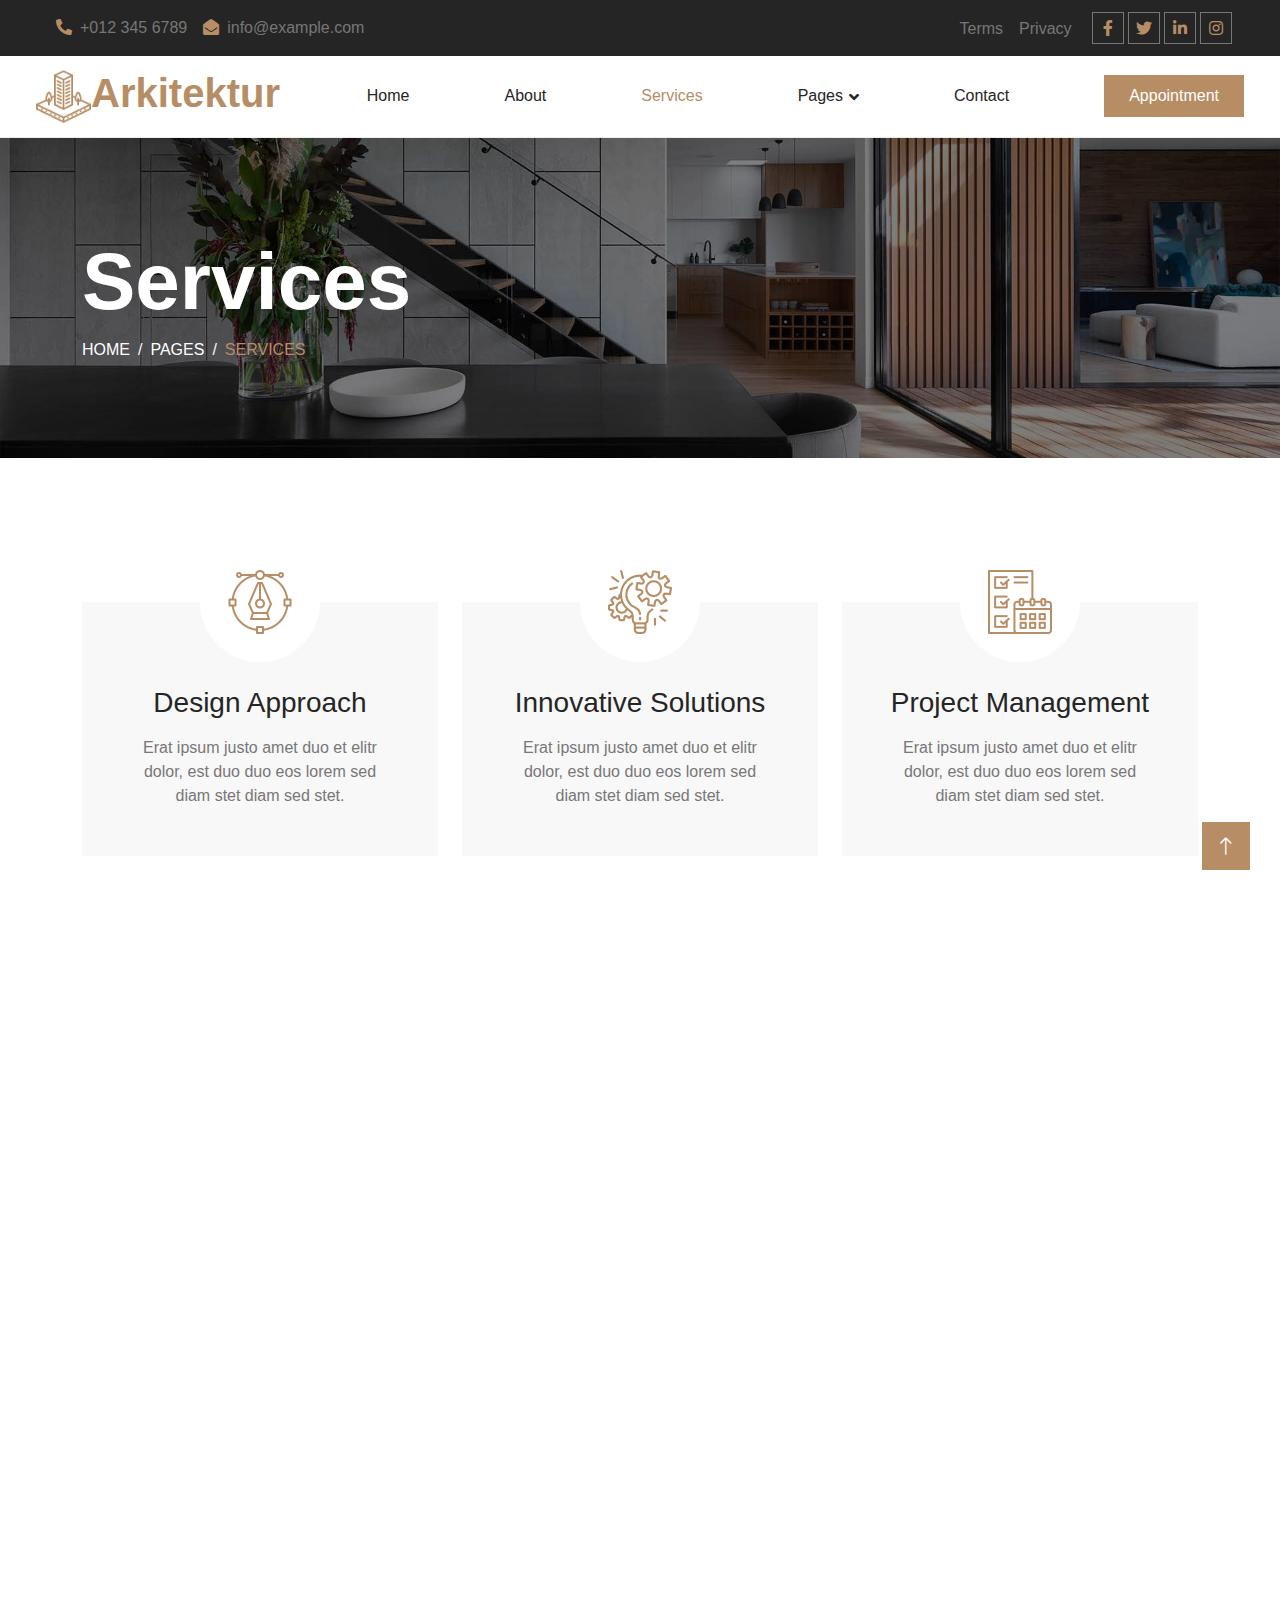
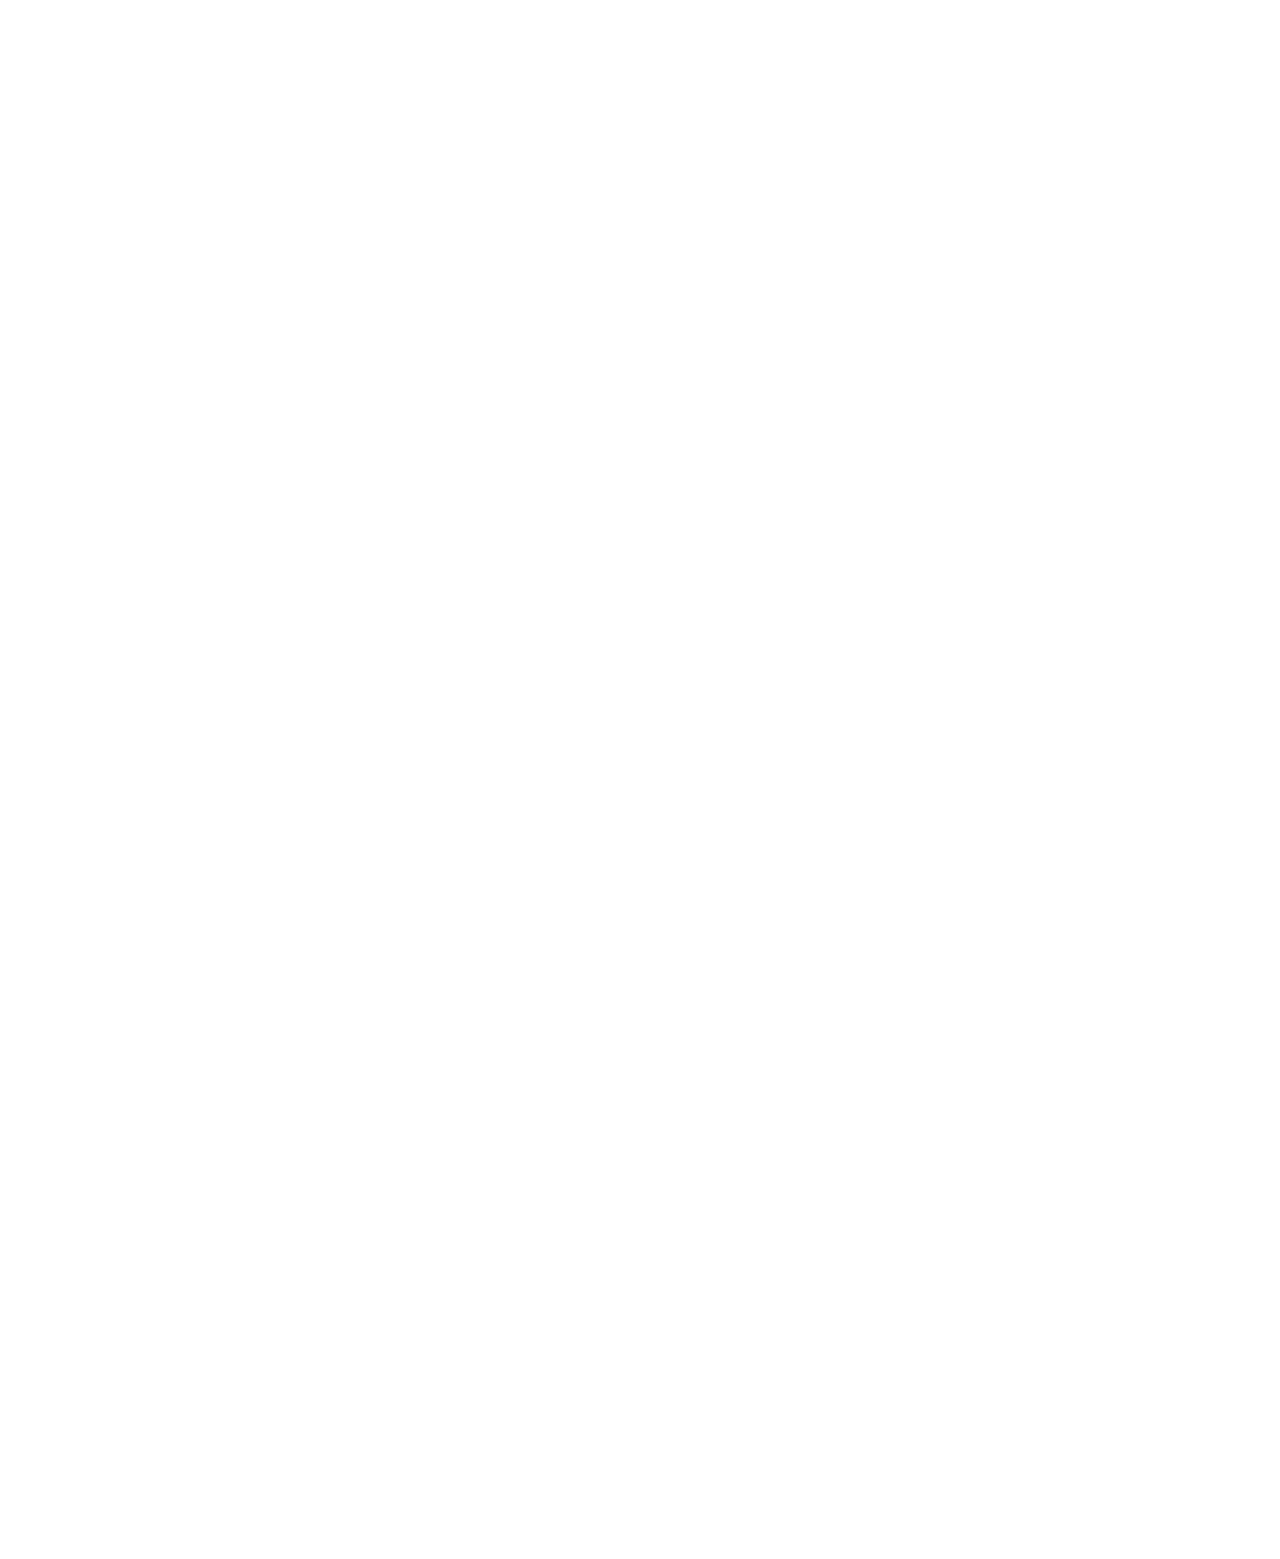
<file: service.html>
<!DOCTYPE html>
<html lang="en">

<head>
    <meta charset="utf-8">
    <title>Arkitektur - Architecture HTML Template</title>
    <meta content="width=device-width, initial-scale=1.0" name="viewport">
    <meta content="" name="keywords">
    <meta content="" name="description">

    <!-- Favicon -->
    <link href="img/favicon.ico" rel="icon">

    <!-- Google Web Fonts -->
    <link rel="preconnect" href="https://fonts.googleapis.com">
    <link rel="preconnect" href="https://fonts.gstatic.com" crossorigin>
    <link href="https://fonts.googleapis.com/css2?family=Open+Sans:wght@400;500;600&family=Teko:wght@400;500;600&display=swap" rel="stylesheet">

    <!-- Icon Font Stylesheet -->
    <link href="https://cdnjs.cloudflare.com/ajax/libs/font-awesome/5.10.0/css/all.min.css" rel="stylesheet">
    <link href="https://cdn.jsdelivr.net/npm/bootstrap-icons@1.4.1/font/bootstrap-icons.css" rel="stylesheet">

    <!-- Libraries Stylesheet -->
    <link href="lib/animate/animate.min.css" rel="stylesheet">
    <link href="lib/owlcarousel/assets/owl.carousel.min.css" rel="stylesheet">
    <link href="lib/tempusdominus/css/tempusdominus-bootstrap-4.min.css" rel="stylesheet" />

    <!-- Customized Bootstrap Stylesheet -->
    <link href="css/bootstrap.min.css" rel="stylesheet">

    <!-- Template Stylesheet -->
    <link href="css/style.css" rel="stylesheet">
</head>

<body>
    <!-- Spinner Start -->
    <div id="spinner" class="show bg-white position-fixed translate-middle w-100 vh-100 top-50 start-50 d-flex align-items-center justify-content-center">
        <div class="spinner-border position-relative text-primary" style="width: 6rem; height: 6rem;" role="status"></div>
        <img class="position-absolute top-50 start-50 translate-middle" src="img/icons/icon-1.png" alt="Icon">
    </div>
    <!-- Spinner End -->


    <!-- Topbar Start -->
    <div class="container-fluid bg-dark p-0 wow fadeIn" data-wow-delay="0.1s">
        <div class="row gx-0 d-none d-lg-flex">
            <div class="col-lg-7 px-5 text-start">
                <div class="h-100 d-inline-flex align-items-center py-3 me-3">
                    <a class="text-body px-2" href="tel:+0123456789"><i class="fa fa-phone-alt text-primary me-2"></i>+012 345 6789</a>
                    <a class="text-body px-2" href="mailto:info@example.com"><i class="fa fa-envelope-open text-primary me-2"></i>info@example.com</a>
                </div>
            </div>
            <div class="col-lg-5 px-5 text-end">
                <div class="h-100 d-inline-flex align-items-center py-3 me-2">
                    <a class="text-body px-2" href="">Terms</a>
                    <a class="text-body px-2" href="">Privacy</a>
                </div>
                <div class="h-100 d-inline-flex align-items-center">
                    <a class="btn btn-sm-square btn-outline-body me-1" href=""><i class="fab fa-facebook-f"></i></a>
                    <a class="btn btn-sm-square btn-outline-body me-1" href=""><i class="fab fa-twitter"></i></a>
                    <a class="btn btn-sm-square btn-outline-body me-1" href=""><i class="fab fa-linkedin-in"></i></a>
                    <a class="btn btn-sm-square btn-outline-body me-0" href=""><i class="fab fa-instagram"></i></a>
                </div>
            </div>
        </div>
    </div>
    <!-- Topbar End -->


    <!-- Navbar Start -->
    <nav class="navbar navbar-expand-lg bg-white navbar-light sticky-top py-lg-0 px-lg-5 wow fadeIn" data-wow-delay="0.1s">
        <a href="index.html" class="navbar-brand ms-4 ms-lg-0">
            <h1 class="text-primary m-0"><img class="me-3" src="img/icons/icon-1.png" alt="Icon">Arkitektur</h1>
        </a>
        <button type="button" class="navbar-toggler me-4" data-bs-toggle="collapse" data-bs-target="#navbarCollapse">
            <span class="navbar-toggler-icon"></span>
        </button>
        <div class="collapse navbar-collapse" id="navbarCollapse">
            <div class="navbar-nav ms-auto p-4 p-lg-0">
                <a href="index.html" class="nav-item nav-link">Home</a>
                <a href="about.html" class="nav-item nav-link">About</a>
                <a href="service.html" class="nav-item nav-link active">Services</a>
                <div class="nav-item dropdown">
                    <a href="#" class="nav-link dropdown-toggle" data-bs-toggle="dropdown">Pages</a>
                    <div class="dropdown-menu border-0 m-0">
                        <a href="feature.html" class="dropdown-item">Our Features</a>
                        <a href="project.html" class="dropdown-item">Our Projects</a>
                        <a href="team.html" class="dropdown-item">Team Members</a>
                        <a href="appointment.html" class="dropdown-item">Appointment</a>
                        <a href="testimonial.html" class="dropdown-item">Testimonial</a>
                        <a href="404.html" class="dropdown-item">404 Page</a>
                    </div>
                </div>
                <a href="contact.html" class="nav-item nav-link">Contact</a>
            </div>
            <a href="" class="btn btn-primary py-2 px-4 d-none d-lg-block">Appointment</a>
        </div>
    </nav>
    <!-- Navbar End -->


    <!-- Page Header Start -->
    <div class="container-fluid page-header py-5 mb-5 wow fadeIn" data-wow-delay="0.1s">
        <div class="container py-5">
            <h1 class="display-1 text-white animated slideInDown">Services</h1>
            <nav aria-label="breadcrumb animated slideInDown">
                <ol class="breadcrumb text-uppercase mb-0">
                    <li class="breadcrumb-item"><a class="text-white" href="#">Home</a></li>
                    <li class="breadcrumb-item"><a class="text-white" href="#">Pages</a></li>
                    <li class="breadcrumb-item text-primary active" aria-current="page">Services</li>
                </ol>
            </nav>
        </div>
    </div>
    <!-- Page Header End -->


    <!-- Facts Start -->
    <div class="container-xxl py-5">
        <div class="container pt-5">
            <div class="row g-4">
                <div class="col-lg-4 col-md-6 wow fadeInUp" data-wow-delay="0.1s">
                    <div class="fact-item text-center bg-light h-100 p-5 pt-0">
                        <div class="fact-icon">
                            <img src="img/icons/icon-2.png" alt="Icon">
                        </div>
                        <h3 class="mb-3">Design Approach</h3>
                        <p class="mb-0">Erat ipsum justo amet duo et elitr dolor, est duo duo eos lorem sed diam stet diam sed stet.</p>
                    </div>
                </div>
                <div class="col-lg-4 col-md-6 wow fadeInUp" data-wow-delay="0.3s">
                    <div class="fact-item text-center bg-light h-100 p-5 pt-0">
                        <div class="fact-icon">
                            <img src="img/icons/icon-3.png" alt="Icon">
                        </div>
                        <h3 class="mb-3">Innovative Solutions</h3>
                        <p class="mb-0">Erat ipsum justo amet duo et elitr dolor, est duo duo eos lorem sed diam stet diam sed stet.</p>
                    </div>
                </div>
                <div class="col-lg-4 col-md-6 wow fadeInUp" data-wow-delay="0.5s">
                    <div class="fact-item text-center bg-light h-100 p-5 pt-0">
                        <div class="fact-icon">
                            <img src="img/icons/icon-4.png" alt="Icon">
                        </div>
                        <h3 class="mb-3">Project Management</h3>
                        <p class="mb-0">Erat ipsum justo amet duo et elitr dolor, est duo duo eos lorem sed diam stet diam sed stet.</p>
                    </div>
                </div>
            </div>
        </div>
    </div>
    <!-- Facts End -->


    <!-- Service Start -->
    <div class="container-xxl py-5">
        <div class="container">
            <div class="text-center mx-auto mb-5 wow fadeInUp" data-wow-delay="0.1s" style="max-width: 600px;">
                <h4 class="section-title">Our Services</h4>
                <h1 class="display-5 mb-4">We Focused On Modern Architecture And Interior Design</h1>
            </div>
            <div class="row g-4">
                <div class="col-lg-4 col-md-6 wow fadeInUp" data-wow-delay="0.1s">
                    <div class="service-item d-flex position-relative text-center h-100">
                        <img class="bg-img" src="img/service-1.jpg" alt="">
                        <div class="service-text p-5">
                            <img class="mb-4" src="img/icons/icon-5.png" alt="Icon">
                            <h3 class="mb-3">Architecture</h3>
                            <p class="mb-4">Erat ipsum justo amet duo et elitr dolor, est duo duo eos lorem sed diam stet diam sed stet.</p>
                            <a class="btn" href=""><i class="fa fa-plus text-primary me-3"></i>Read More</a>
                        </div>
                    </div>
                </div>
                <div class="col-lg-4 col-md-6 wow fadeInUp" data-wow-delay="0.3s">
                    <div class="service-item d-flex position-relative text-center h-100">
                        <img class="bg-img" src="img/service-2.jpg" alt="">
                        <div class="service-text p-5">
                            <img class="mb-4" src="img/icons/icon-6.png" alt="Icon">
                            <h3 class="mb-3">3D Animation</h3>
                            <p class="mb-4">Erat ipsum justo amet duo et elitr dolor, est duo duo eos lorem sed diam stet diam sed stet.</p>
                            <a class="btn" href=""><i class="fa fa-plus text-primary me-3"></i>Read More</a>
                        </div>
                    </div>
                </div>
                <div class="col-lg-4 col-md-6 wow fadeInUp" data-wow-delay="0.5s">
                    <div class="service-item d-flex position-relative text-center h-100">
                        <img class="bg-img" src="img/service-3.jpg" alt="">
                        <div class="service-text p-5">
                            <img class="mb-4" src="img/icons/icon-7.png" alt="Icon">
                            <h3 class="mb-3">House Planning</h3>
                            <p class="mb-4">Erat ipsum justo amet duo et elitr dolor, est duo duo eos lorem sed diam stet diam sed stet.</p>
                            <a class="btn" href=""><i class="fa fa-plus text-primary me-3"></i>Read More</a>
                        </div>
                    </div>
                </div>
                <div class="col-lg-4 col-md-6 wow fadeInUp" data-wow-delay="0.1s">
                    <div class="service-item d-flex position-relative text-center h-100">
                        <img class="bg-img" src="img/service-4.jpg" alt="">
                        <div class="service-text p-5">
                            <img class="mb-4" src="img/icons/icon-8.png" alt="Icon">
                            <h3 class="mb-3">Interior Design</h3>
                            <p class="mb-4">Erat ipsum justo amet duo et elitr dolor, est duo duo eos lorem sed diam stet diam sed stet.</p>
                            <a class="btn" href=""><i class="fa fa-plus text-primary me-3"></i>Read More</a>
                        </div>
                    </div>
                </div>
                <div class="col-lg-4 col-md-6 wow fadeInUp" data-wow-delay="0.3s">
                    <div class="service-item d-flex position-relative text-center h-100">
                        <img class="bg-img" src="img/service-5.jpg" alt="">
                        <div class="service-text p-5">
                            <img class="mb-4" src="img/icons/icon-9.png" alt="Icon">
                            <h3 class="mb-3">Renovation</h3>
                            <p class="mb-4">Erat ipsum justo amet duo et elitr dolor, est duo duo eos lorem sed diam stet diam sed stet.</p>
                            <a class="btn" href=""><i class="fa fa-plus text-primary me-3"></i>Read More</a>
                        </div>
                    </div>
                </div>
                <div class="col-lg-4 col-md-6 wow fadeInUp" data-wow-delay="0.5s">
                    <div class="service-item d-flex position-relative text-center h-100">
                        <img class="bg-img" src="img/service-6.jpg" alt="">
                        <div class="service-text p-5">
                            <img class="mb-4" src="img/icons/icon-10.png" alt="Icon">
                            <h3 class="mb-3">Construction</h3>
                            <p class="mb-4">Erat ipsum justo amet duo et elitr dolor, est duo duo eos lorem sed diam stet diam sed stet.</p>
                            <a class="btn" href=""><i class="fa fa-plus text-primary me-3"></i>Read More</a>
                        </div>
                    </div>
                </div>
            </div>
        </div>
    </div>
    <!-- Service End -->


    <!-- Testimonial Start -->
    <div class="container-xxl py-5">
        <div class="container">
            <div class="text-center mx-auto mb-5 wow fadeInUp" data-wow-delay="0.1s" style="max-width: 600px;">
                <h4 class="section-title">Testimonial</h4>
                <h1 class="display-5 mb-4">Thousands Of Customers Who Trust Us And Our Services</h1>
            </div>
            <div class="owl-carousel testimonial-carousel wow fadeInUp" data-wow-delay="0.1s">
                <div class="testimonial-item text-center" data-dot="<img class='img-fluid' src='img/testimonial-1.jpg' alt=''>">
                    <p class="fs-5">Clita clita tempor justo dolor ipsum amet kasd amet duo justo duo duo labore sed sed. Magna ut diam sit et amet stet eos sed clita erat magna elitr erat sit sit erat at rebum justo sea clita.</p>
                    <h3>Client Name</h3>
                    <span class="text-primary">Profession</span>
                </div>
                <div class="testimonial-item text-center" data-dot="<img class='img-fluid' src='img/testimonial-2.jpg' alt=''>">
                    <p class="fs-5">Clita clita tempor justo dolor ipsum amet kasd amet duo justo duo duo labore sed sed. Magna ut diam sit et amet stet eos sed clita erat magna elitr erat sit sit erat at rebum justo sea clita.</p>
                    <h3>Client Name</h3>
                    <span class="text-primary">Profession</span>
                </div>
                <div class="testimonial-item text-center" data-dot="<img class='img-fluid' src='img/testimonial-3.jpg' alt=''>">
                    <p class="fs-5">Clita clita tempor justo dolor ipsum amet kasd amet duo justo duo duo labore sed sed. Magna ut diam sit et amet stet eos sed clita erat magna elitr erat sit sit erat at rebum justo sea clita.</p>
                    <h3>Client Name</h3>
                    <span class="text-primary">Profession</span>
                </div>
            </div>      
        </div>
    </div>
    <!-- Testimonial End -->
        

    <!-- Footer Start -->
    <div class="container-fluid bg-dark text-body footer mt-5 pt-5 px-0 wow fadeIn" data-wow-delay="0.1s">
        <div class="container py-5">
            <div class="row g-5">
                <div class="col-lg-3 col-md-6">
                    <h3 class="text-light mb-4">Address</h3>
                    <p class="mb-2"><i class="fa fa-map-marker-alt text-primary me-3"></i>123 Street, New York, USA</p>
                    <p class="mb-2"><i class="fa fa-phone-alt text-primary me-3"></i>+012 345 67890</p>
                    <p class="mb-2"><i class="fa fa-envelope text-primary me-3"></i>info@example.com</p>
                    <div class="d-flex pt-2">
                        <a class="btn btn-square btn-outline-body me-1" href=""><i class="fab fa-twitter"></i></a>
                        <a class="btn btn-square btn-outline-body me-1" href=""><i class="fab fa-facebook-f"></i></a>
                        <a class="btn btn-square btn-outline-body me-1" href=""><i class="fab fa-youtube"></i></a>
                        <a class="btn btn-square btn-outline-body me-0" href=""><i class="fab fa-linkedin-in"></i></a>
                    </div>
                </div>
                <div class="col-lg-3 col-md-6">
                    <h3 class="text-light mb-4">Services</h3>
                    <a class="btn btn-link" href="">Architecture</a>
                    <a class="btn btn-link" href="">3D Animation</a>
                    <a class="btn btn-link" href="">House Planning</a>
                    <a class="btn btn-link" href="">Interior Design</a>
                    <a class="btn btn-link" href="">Construction</a>
                </div>
                <div class="col-lg-3 col-md-6">
                    <h3 class="text-light mb-4">Quick Links</h3>
                    <a class="btn btn-link" href="">About Us</a>
                    <a class="btn btn-link" href="">Contact Us</a>
                    <a class="btn btn-link" href="">Our Services</a>
                    <a class="btn btn-link" href="">Terms & Condition</a>
                    <a class="btn btn-link" href="">Support</a>
                </div>
                <div class="col-lg-3 col-md-6">
                    <h3 class="text-light mb-4">Newsletter</h3>
                    <p>Dolor amet sit justo amet elitr clita ipsum elitr est.</p>
                    <div class="position-relative mx-auto" style="max-width: 400px;">
                        <input class="form-control bg-transparent w-100 py-3 ps-4 pe-5" type="text" placeholder="Your email">
                        <button type="button" class="btn btn-primary py-2 position-absolute top-0 end-0 mt-2 me-2">SignUp</button>
                    </div>
                </div>
            </div>
        </div>
        <div class="container-fluid copyright">
            <div class="container">
                <div class="row">
                    <div class="col-md-6 text-center text-md-start mb-3 mb-md-0">
                        &copy; <a href="#">Your Site Name</a>, All Right Reserved.
                    </div>
                    <div class="col-md-6 text-center text-md-end">
                        <!--/*** This template is free as long as you keep the footer author’s credit link/attribution link/backlink. If you'd like to use the template without the footer author’s credit link/attribution link/backlink, you can purchase the Credit Removal License from "https://htmlcodex.com/credit-removal". Thank you for your support. ***/-->
                        Designed By <a href="https://htmlcodex.com">HTML Codex</a>
                    </div>
                </div>
            </div>
        </div>
    </div>
    <!-- Footer End -->


    <!-- Back to Top -->
    <a href="#" class="btn btn-lg btn-primary btn-lg-square back-to-top"><i class="bi bi-arrow-up"></i></a>


    <!-- JavaScript Libraries -->
    <script src="https://code.jquery.com/jquery-3.4.1.min.js"></script>
    <script src="https://cdn.jsdelivr.net/npm/bootstrap@5.0.0/dist/js/bootstrap.bundle.min.js"></script>
    <script src="lib/wow/wow.min.js"></script>
    <script src="lib/easing/easing.min.js"></script>
    <script src="lib/waypoints/waypoints.min.js"></script>
    <script src="lib/counterup/counterup.min.js"></script>
    <script src="lib/owlcarousel/owl.carousel.min.js"></script>
    <script src="lib/tempusdominus/js/moment.min.js"></script>
    <script src="lib/tempusdominus/js/moment-timezone.min.js"></script>
    <script src="lib/tempusdominus/js/tempusdominus-bootstrap-4.min.js"></script>

    <!-- Template Javascript -->
    <script src="js/main.js"></script>
</body>

</html>
</file>
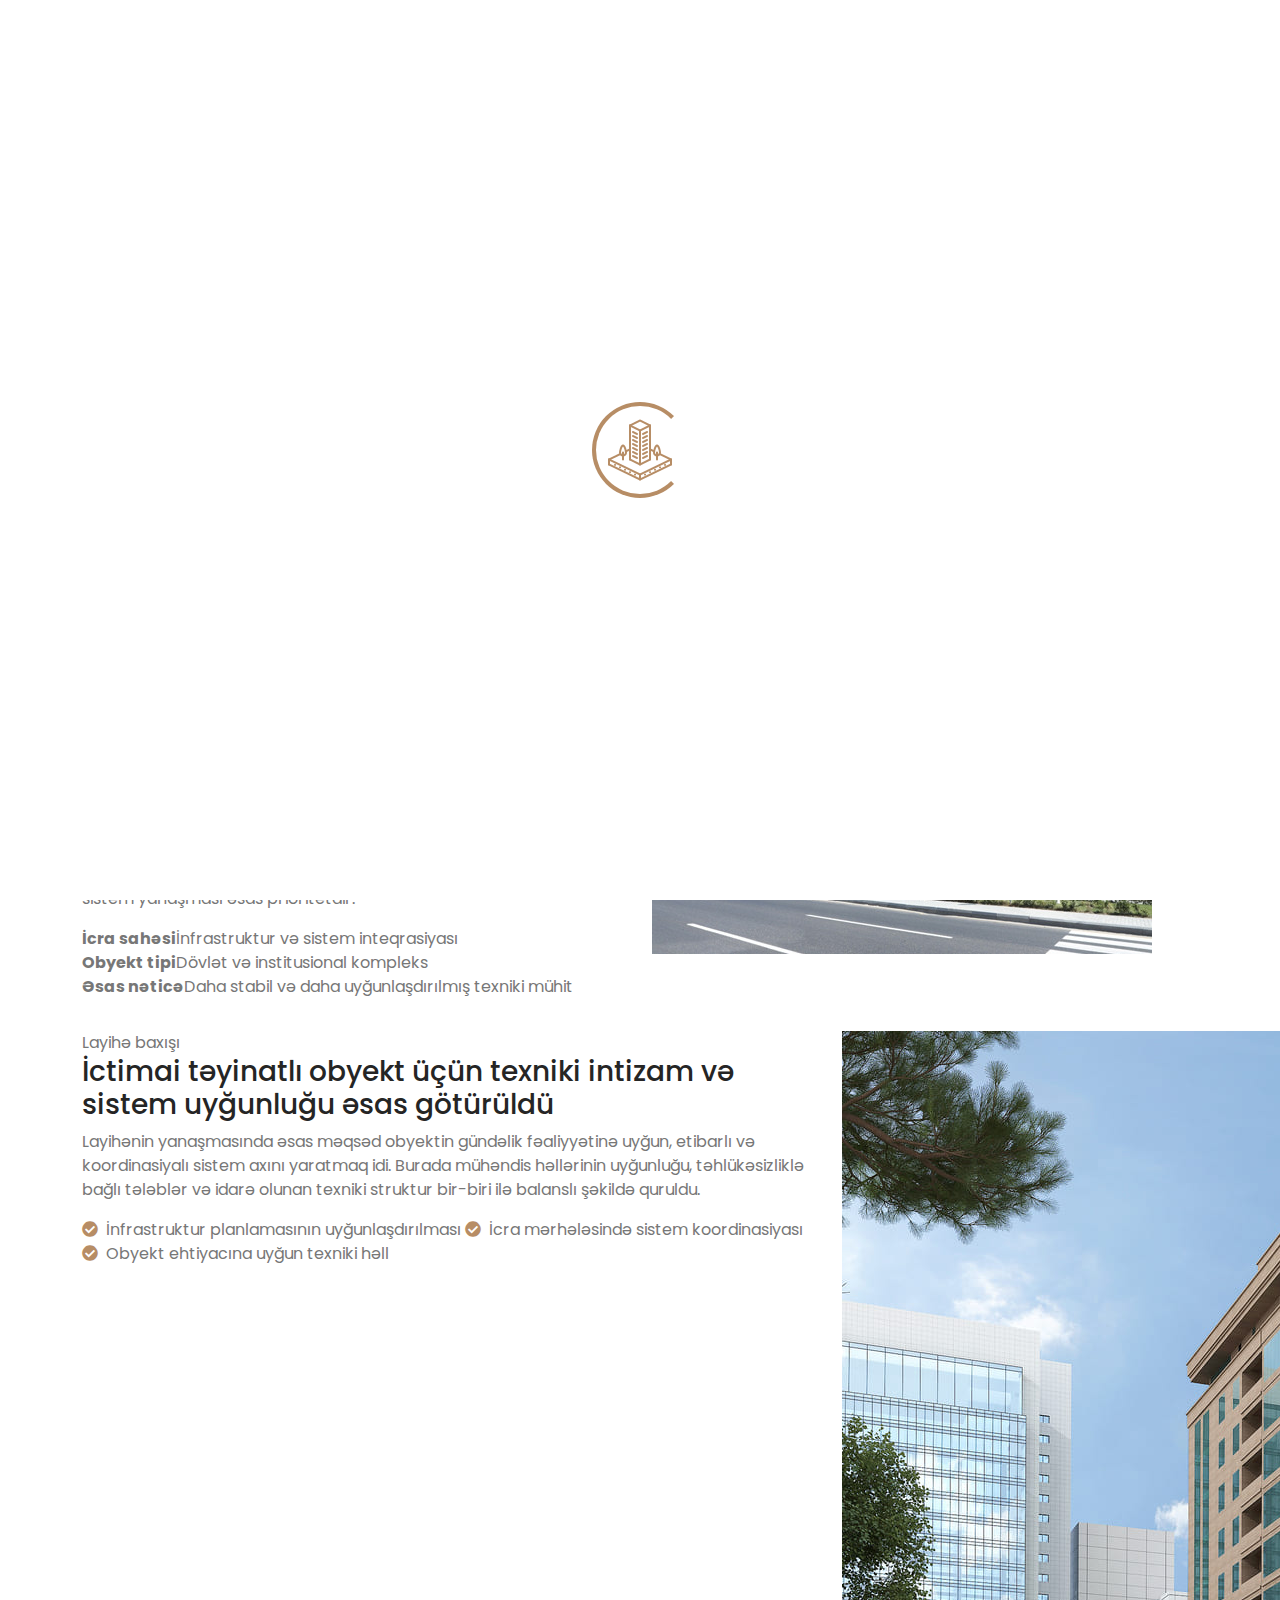
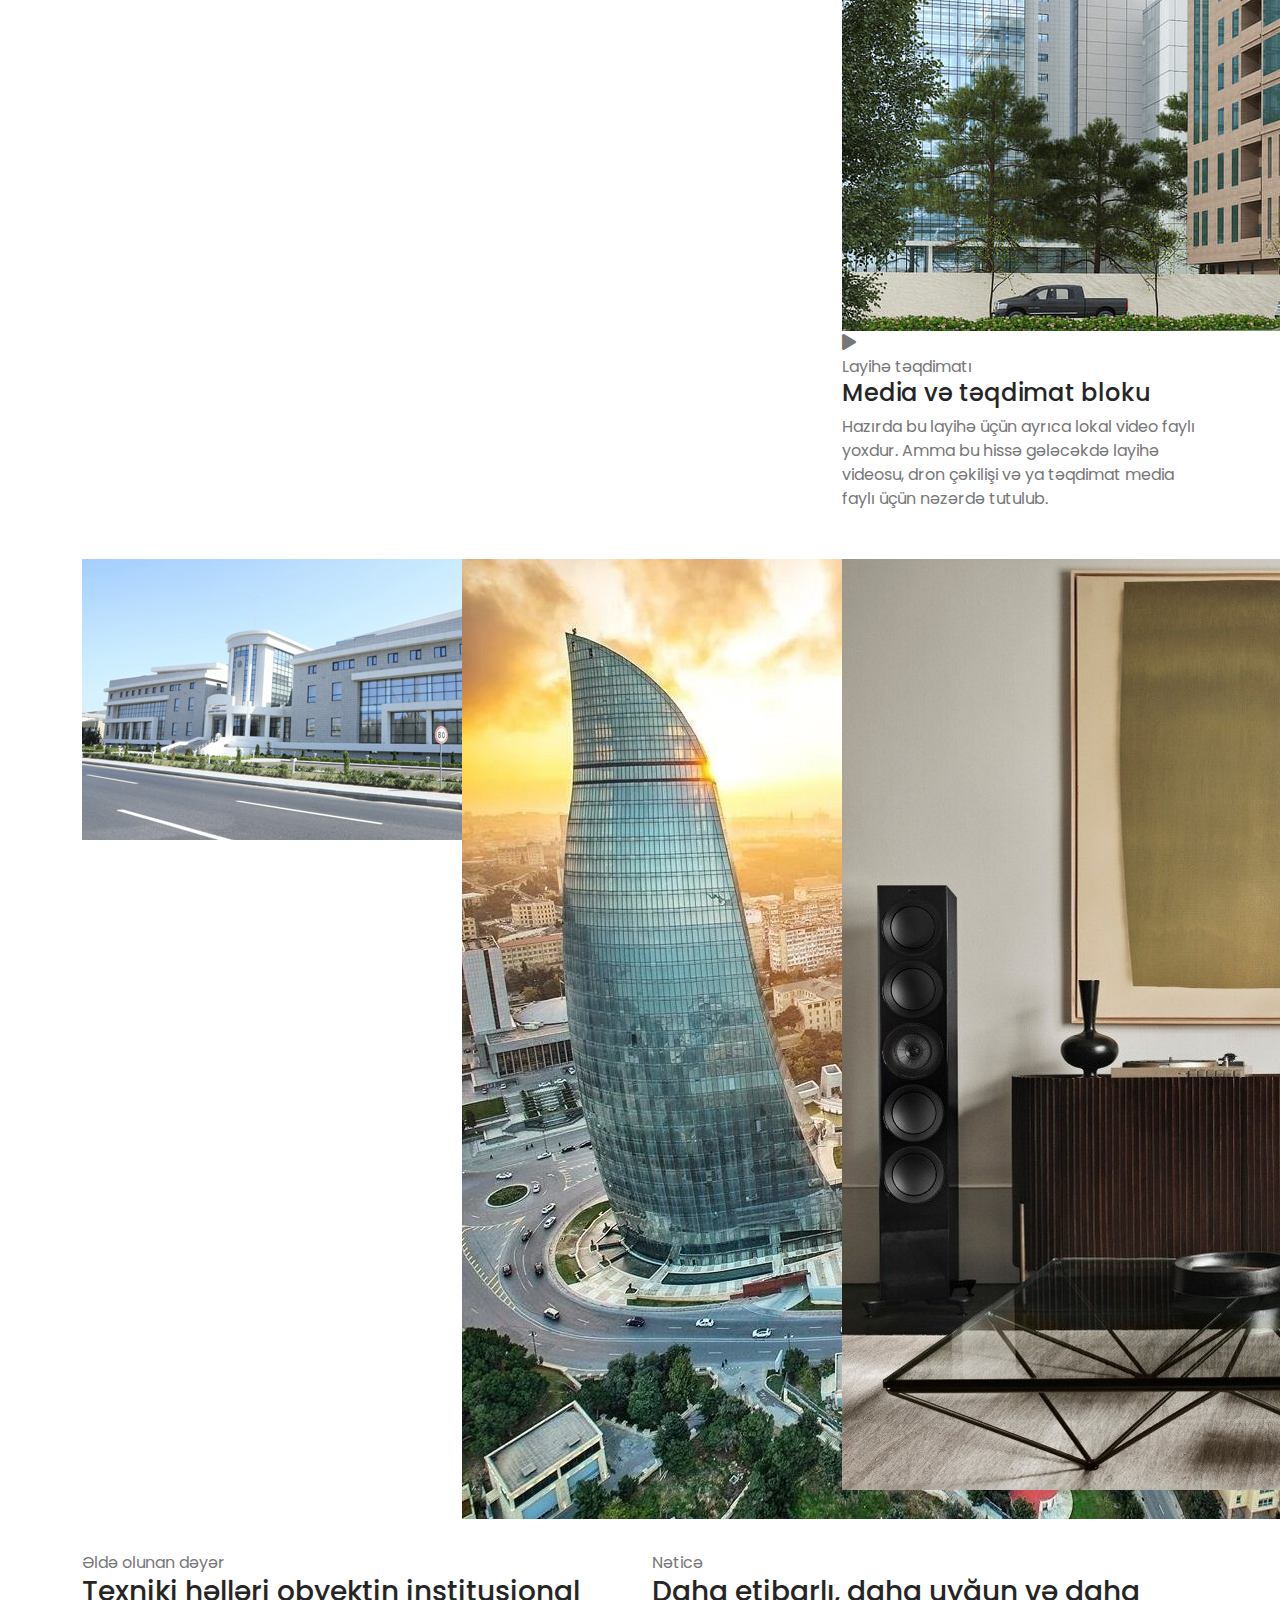
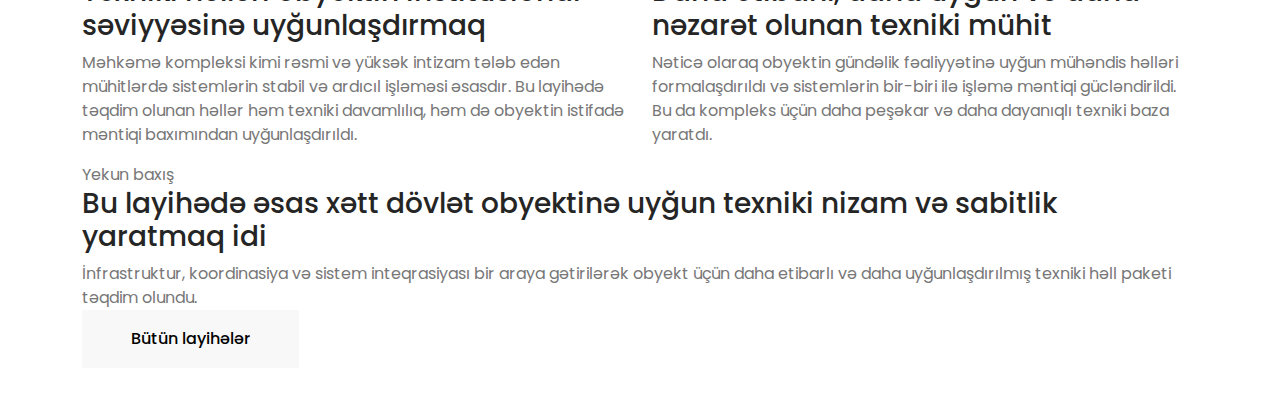
<file: sumgayit.html>
﻿<!DOCTYPE html>
<html lang="az">
<head>
    <meta charset="utf-8">
    <title>Sumqayıt Məhkəmə Kompleksi | Modern Reasonable Solutions</title>
    <meta content="width=device-width, initial-scale=1.0" name="viewport">
    <meta content="Sumqayıt Məhkəmə Kompleksi, dövlət layihəsi, mühəndis həlləri" name="keywords">
    <meta content="Sumqayıt Məhkəmə Kompleksi üçün icra olunan inteqrasiya və mühəndislik həlləri." name="description">
    <meta property="og:title" content="Sumqayıt Məhkəmə Kompleksi | Modern Reasonable Solutions">
    <meta property="og:description" content="Sumqayıt Məhkəmə Kompleksi üçün icra olunan inteqrasiya və mühəndislik həlləri.">
    <meta property="og:type" content="website">
    <meta property="og:locale" content="az_AZ">
    <link href="img/icons/icon-5.png" rel="icon">
    <link rel="preconnect" href="https://fonts.googleapis.com">
    <link rel="preconnect" href="https://fonts.gstatic.com" crossorigin>
    <link href="https://fonts.googleapis.com/css2?family=Poppins:wght@400;500;600;700;800&display=swap" rel="stylesheet">
    <link href="https://cdnjs.cloudflare.com/ajax/libs/font-awesome/5.10.0/css/all.min.css" rel="stylesheet">
    <link href="https://cdn.jsdelivr.net/npm/bootstrap-icons@1.4.1/font/bootstrap-icons.css" rel="stylesheet">
    <link href="lib/animate/animate.min.css" rel="stylesheet">
    <link href="css/bootstrap.min.css" rel="stylesheet">
    <link href="css/style.css" rel="stylesheet">
</head>
<body>
    <div class="container-fluid bg-dark p-0 wow fadeIn" data-wow-delay="0.1s">
        <div class="row gx-0 d-none d-lg-flex">
            <div class="col-lg-7 px-5 text-start">
                <div class="h-100 d-inline-flex align-items-center py-3 me-3">
                    <a class="text-body px-2" href="tel:+994518979898"><i class="fa fa-phone-alt text-primary me-2"></i>+994 51 897 98 98</a>
                    <a class="text-body px-2" href="mailto:info@mrs.az"><i class="fa fa-envelope-open text-primary me-2"></i>info@mrs.az</a>
                </div>
            </div>
            <div class="col-lg-5 px-5 text-end">
                <div class="h-100 d-inline-flex align-items-center">
                    <a class="btn btn-sm-square btn-outline-body me-1" href="contact.html"><i class="fab fa-facebook-f"></i></a>
                    <a class="btn btn-sm-square btn-outline-body me-1" href="contact.html"><i class="fab fa-linkedin-in"></i></a>
                    <a class="btn btn-sm-square btn-outline-body me-0" href="contact.html"><i class="fab fa-instagram"></i></a>
                </div>
            </div>
        </div>
    </div>
</div>
<div id="spinner" class="show bg-white position-fixed translate-middle w-100 vh-100 top-50 start-50 d-flex align-items-center justify-content-center">
        <div class="spinner-border position-relative text-primary" style="width: 6rem; height: 6rem;" role="status"></div>
        <img class="position-absolute top-50 start-50 translate-middle" src="img/icons/icon-1.png" alt="Icon">
    </div>

            <nav class="navbar navbar-expand-lg bg-white navbar-light sticky-top py-lg-0 px-lg-5 wow fadeIn" data-wow-delay="0.1s">
        <a href="index.html" class="navbar-brand ms-4 ms-lg-0"><h1 class="text-primary m-0"><img class="me-3" src="img/icons/logo2.png" alt="MRS"></h1></a>
        <button type="button" class="navbar-toggler me-4" data-bs-toggle="collapse" data-bs-target="#navbarCollapse"><span class="navbar-toggler-icon"></span></button>
        <div class="collapse navbar-collapse" id="navbarCollapse">
            <div class="navbar-nav ms-auto me-5 p-4 p-lg-0">
                <a href="index.html" class="nav-item nav-link">Ana səhifə</a>
                <a href="about.html" class="nav-item nav-link">Haqqımızda</a>
                <a href="project.html" class="nav-item nav-link">Həllərimiz</a>
                <a href="service.html" class="nav-item nav-link active">Layihələrimiz</a>
                <a href="contact.html" class="nav-item nav-link">Əlaqə</a>
            </div>
        </div>
    </nav>

    <div class="container-fluid page-header py-5 mb-5">
        <div class="container py-5">
            <h1 class="display-1 text-white">Sumqayıt Məhkəmə Kompleksi</h1>
        </div>
    </div>

    <section class="project-detail-shell py-5">
        <div class="container">
            <div class="bankcase-hero wow fadeInUp" data-wow-delay="0.1s">
                <div class="row g-4 align-items-center">
                    <div class="col-lg-6">
                        <span class="solution-kicker">Dövlət layihəsi</span>
                        <h2>Məhkəmə kompleksi üçün idarəolunan, sabit və obyektin ritminə uyğun texniki infrastruktur</h2>
                        <p>Sumqayıt Məhkəmə Kompleksi kimi dövlət obyektlərində texniki həllərin rolu yalnız funksionallıqla məhdudlaşmır. Burada davamlılıq, uyğunluq, koordinasiya və obyektin iş rejiminə mane olmadan işləyən sistem yanaşması əsas prioritetdir.</p>
                        <div class="project-detail-points bankcase-points">
                            <div><strong>İcra sahəsi</strong><span>İnfrastruktur və sistem inteqrasiyası</span></div>
                            <div><strong>Obyekt tipi</strong><span>Dövlət və institusional kompleks</span></div>
                            <div><strong>Əsas nəticə</strong><span>Daha stabil və daha uyğunlaşdırılmış texniki mühit</span></div>
                        </div>
                    </div>
                    <div class="col-lg-6">
                        <div class="bankcase-hero-media">
                            <img src="img/1700813567.jpg" alt="Sumqayıt Məhkəmə Kompleksi">
                        </div>
                    </div>
                </div>
            </div>

            <div class="row g-4 mt-2 wow fadeInUp" data-wow-delay="0.2s">
                <div class="col-lg-8">
                    <div class="bankcase-story-card h-100">
                        <span class="solution-kicker">Layihə baxışı</span>
                        <h3>İctimai təyinatlı obyekt üçün texniki intizam və sistem uyğunluğu əsas götürüldü</h3>
                        <p>Layihənin yanaşmasında əsas məqsəd obyektin gündəlik fəaliyyətinə uyğun, etibarlı və koordinasiyalı sistem axını yaratmaq idi. Burada mühəndis həllərinin uyğunluğu, təhlükəsizliklə bağlı tələblər və idarə olunan texniki struktur bir-biri ilə balanslı şəkildə quruldu.</p>
                        <div class="bankcase-highlights">
                            <span><i class="fa fa-check-circle text-primary me-2"></i>İnfrastruktur planlamasının uyğunlaşdırılması</span>
                            <span><i class="fa fa-check-circle text-primary me-2"></i>İcra mərhələsində sistem koordinasiyası</span>
                            <span><i class="fa fa-check-circle text-primary me-2"></i>Obyekt ehtiyacına uyğun texniki həll</span>
                        </div>
                    </div>
                </div>
                <div class="col-lg-4">
                    <div class="bankcase-video-card h-100">
                        <div class="bankcase-video-poster">
                            <img src="img/2012-1709280165.jpg" alt="Sumqayıt layihə təqdimatı">
                            <span class="bankcase-play"><i class="fa fa-play"></i></span>
                        </div>
                        <div class="bankcase-video-copy">
                            <span class="solution-kicker">Layihə təqdimatı</span>
                            <h4>Media və təqdimat bloku</h4>
                            <p>Hazırda bu layihə üçün ayrıca lokal video faylı yoxdur. Amma bu hissə gələcəkdə layihə videosu, dron çəkilişi və ya təqdimat media faylı üçün nəzərdə tutulub.</p>
                        </div>
                    </div>
                </div>
            </div>

            <div class="bankcase-gallery row g-4 mt-2 wow fadeInUp" data-wow-delay="0.3s">
                <div class="col-lg-4 col-md-6">
                    <div class="bankcase-gallery-item h-100"><img src="img/1700813567.jpg" alt="Kompleksin ümumi görünüşü"></div>
                </div>
                <div class="col-lg-4 col-md-6">
                    <div class="bankcase-gallery-item h-100"><img src="img/1947-1703831652.jpg" alt="Layihə mühiti"></div>
                </div>
                <div class="col-lg-4 col-md-12">
                    <div class="bankcase-gallery-item h-100"><img src="img/img-1738132451.jpg" alt="Texniki və memarlıq detalı"></div>
                </div>
            </div>

            <div class="row g-4 mt-2 wow fadeInUp" data-wow-delay="0.4s">
                <div class="col-lg-6">
                    <div class="bankcase-story-card h-100">
                        <span class="solution-kicker">Əldə olunan dəyər</span>
                        <h3>Texniki həlləri obyektin institusional səviyyəsinə uyğunlaşdırmaq</h3>
                        <p>Məhkəmə kompleksi kimi rəsmi və yüksək intizam tələb edən mühitlərdə sistemlərin stabil və ardıcıl işləməsi əsasdır. Bu layihədə təqdim olunan həllər həm texniki davamlılıq, həm də obyektin istifadə məntiqi baxımından uyğunlaşdırıldı.</p>
                    </div>
                </div>
                <div class="col-lg-6">
                    <div class="bankcase-story-card h-100">
                        <span class="solution-kicker">Nəticə</span>
                        <h3>Daha etibarlı, daha uyğun və daha nəzarət olunan texniki mühit</h3>
                        <p>Nəticə olaraq obyektin gündəlik fəaliyyətinə uyğun mühəndis həlləri formalaşdırıldı və sistemlərin bir-biri ilə işləmə məntiqi gücləndirildi. Bu da kompleks üçün daha peşəkar və daha dayanıqlı texniki baza yaratdı.</p>
                    </div>
                </div>
            </div>

            <div class="bankcase-summary wow fadeInUp" data-wow-delay="0.5s">
                <div>
                    <span class="solution-kicker">Yekun baxış</span>
                    <h3>Bu layihədə əsas xətt dövlət obyektinə uyğun texniki nizam və sabitlik yaratmaq idi</h3>
                    <p class="mb-0">İnfrastruktur, koordinasiya və sistem inteqrasiyası bir araya gətirilərək obyekt üçün daha etibarlı və daha uyğunlaşdırılmış texniki həll paketi təqdim olundu.</p>
                </div>
                <a href="service.html" class="btn btn-light py-3 px-5">Bütün layihələr</a>
            </div>
        </div>
    </section>

    <script src="https://cdn.jsdelivr.net/npm/bootstrap@5.0.0/dist/js/bootstrap.bundle.min.js"></script>
    <script src="js/main.js"></script>
</body>
</html>
</file>
<file: css/style.css>
/********** Template CSS **********/
:root {
    --primary: #B78D65;
    --light: #F8F8F8;
    --dark: #252525;
}

h1,
h2,
.h1,
.h2,
.fw-bold {
    font-weight: 600 !important;
}

h3,
h4,
.h3,
.h4,
.fw-medium {
    font-weight: 500 !important;
}

h5,
h6,
.h5,
.h6,
.fw-normal {
    font-weight: 400 !important;
}

.back-to-top {
    position: fixed;
    display: none;
    right: 30px;
    bottom: 30px;
    z-index: 99;
}


/*** Spinner ***/
#spinner {
    opacity: 0;
    visibility: hidden;
    transition: opacity .5s ease-out, visibility 0s linear .5s;
    z-index: 99999;
}

#spinner.show {
    transition: opacity .5s ease-out, visibility 0s linear 0s;
    visibility: visible;
    opacity: 1;
}


/*** Button ***/
.btn {
    font-weight: 500;
    transition: .5s;
}

.btn.btn-primary,
.btn.btn-secondary {
    color: #FFFFFF;
}

.btn-square {
    width: 38px;
    height: 38px;
}

.btn-sm-square {
    width: 32px;
    height: 32px;
}

.btn-lg-square {
    width: 48px;
    height: 48px;
}

.btn-square,
.btn-sm-square,
.btn-lg-square {
    padding: 0;
    display: flex;
    align-items: center;
    justify-content: center;
    font-weight: normal;
}

.btn-outline-body {
    color: var(--primary);
    border-color: #777777;
}

.btn-outline-body:hover {
    color: #FFFFFF;
    background: var(--primary);
    border-color: var(--primary);
}


/* ============================
   NAVBAR - OPTIMIZED VERSION
   Modern Reasonable Solutions
============================ */

.navbar {
    display: flex;
    align-items: center;              /* Logo və menyunu ortalayır */
    justify-content: space-between;   /* Sağ-sol tərəfləri bərabərləşdirir */
    padding: 8px 4cqb !important;     /* Ümumi hündürlüyü azaldır */
    background-color: #fff;
    transition: all 0.3s ease-in-out;
    border-bottom: 1px solid #eee;
}

/* Logo */
.navbar .navbar-brand img {
    height: 55px !important;          /* Logonun ölçüsünü azaldır */
    width: auto;
    margin: 0 !important;
    padding: 0 !important;
    vertical-align: middle;
}

/* Nav linklər */
.navbar .navbar-nav .nav-link {
    margin-right: 95px !important;
    padding: 10px 0 !important;       /* Əvvəl 30px idi */
    color: var(--dark);
    font-weight: 500;
    outline: none;
    transition: color 0.3s ease;
}

/* Hover və aktiv effektlər */
.navbar .navbar-nav .nav-link:hover,
.navbar .navbar-nav .nav-link.active {
    color: var(--primary);
}

/* Dropdown oxu */
.navbar .dropdown-toggle::after {
    border: none;
    content: "\f107";
    font-family: "Font Awesome 5 Free";
    font-weight: 900;
    vertical-align: middle;
    margin-left: 6px;
}

/* Sticky navbar */
.navbar.sticky-top {
    top: 0 !important;
    transition: all 0.5s ease;
}

/* Mobil görünüş */
@media (max-width: 991.98px) {
    .navbar {
        padding: 6px 20px !important;
    }

    .navbar .navbar-brand img {
        height: 48px !important;
    }

    .navbar .navbar-nav {
        border-top: 1px solid #EEEEEE;
        margin-top: 5px;
        padding-top: 5px;
    }

    .navbar .navbar-nav .nav-link {
        margin-right: 0 !important;
        padding: 8px 0 !important;
    }
}

/* Əlavə: Yuxarı və aşağı margin-ləri sıfırla */
header, .navbar, .container, section {
    margin-top: 0 !important;
    margin-bottom: 0 !important;
}



/*** Header ***/
.owl-carousel-inner {
    position: absolute;
    width: 100%;
    height: 100%;
    top: 0;
    left: 0;
    display: flex;
    align-items: center;
    background: rgba(0, 0, 0, .5);
}

@media (max-width: 768px) {
    .header-carousel .owl-carousel-item {
        position: relative;
        min-height: 500px;
    }

    .header-carousel .owl-carousel-item img {
        position: absolute;
        width: 100%;
        height: 100%;
        object-fit: cover;
    }

    .header-carousel .owl-carousel-item p {
        font-size: 16px !important;
    }
}

.header-carousel .owl-dots {
    position: absolute;
    width: 60px;
    height: 100%;
    top: 0;
    right: 30px;
    display: flex;
    flex-direction: column;
    align-items: center;
    justify-content: center;
}

.header-carousel .owl-dots .owl-dot {
    position: relative;
    width: 45px;
    height: 45px;
    margin: 5px 0;
    background: var(--dark);
    transition: .5s;
}

.header-carousel .owl-dots .owl-dot.active {
    width: 60px;
    height: 60px;
}

.header-carousel .owl-dots .owl-dot img {
    position: absolute;
    width: 100%;
    height: 100%;
    object-fit: cover;
    padding: 2px;
    transition: .5s;
    opacity: .3;
}

.header-carousel .owl-dots .owl-dot.active img {
    opacity: 1;
}

.page-header {
    background: linear-gradient(rgba(0, 0, 0, .5), rgba(0, 0, 0, .5)), url(../img/carousel-1.jpg) center center no-repeat;
    background-size: cover;
}

.breadcrumb-item+.breadcrumb-item::before {
    color: var(--light);
}


/*** Section Title ***/
.section-title {
    color: var(--primary);
    font-weight: 600;
    letter-spacing: 5px;
    
}


/*** Facts ***/
.fact-item .fact-icon {
    width: 120px;
    height: 120px;
    margin-top: -60px;
    margin-bottom: 1.5rem;
    display: inline-flex;
    align-items: center;
    justify-content: center;
    background: #FFFFFF;
    border-radius: 120px;
    transition: .5s;
}

.fact-item:hover .fact-icon {
    background: var(--dark);
}

.fact-item .fact-icon i {
    color: var(--primary);
    transition: .5;
}

.fact-item:hover .fact-icon i {
    color: #FFFFFF;
}


/*** About & Feature ***/
.about-img,
.feature-img {
    position: relative;
    height: 100%;
    min-height: 400px;
}

.about-img img,
.feature-img img {
    position: absolute;
    width: 60%;
    height: 80%;
    object-fit: cover;
}

.about-img img:last-child,
.feature-img img:last-child {
    margin: 20% 0 0 40%;
}

.about-img::before,
.feature-img::before {
    position: absolute;
    content: "";
    width: 60%;
    height: 80%;
    top: 10%;
    left: 20%;
    border: 5px solid var(--primary);
    z-index: -1;
}


/*** Service ***/
.service-item .bg-img {
    position: absolute;
    width: 100%;
    height: 100%;
    object-fit: cover;
    z-index: -1;
}

.service-item .service-text {
    background: var(--light);
    transition: .5s;
}

.service-item:hover .service-text {
    background: rgba(0, 0, 0, .7);
}

.service-item * {
    transition: .5;
}

.service-item:hover * {
    color: #FFFFFF;
}

.service-item .btn {
    width: 40px;
    height: 40px;
    display: inline-flex;
    align-items: center;
    color: var(--dark);
    background: #FFFFFF;
    white-space: nowrap;
    overflow: hidden;
    transition: .5s;
}

.service-item:hover .btn {
    width: 140px;
}


/*** Project ***/
.project .nav .nav-link {
    background: var(--light);
    transition: .5s;
}

.project .nav .nav-link.active {
    background: var(--primary);
}

.project .nav .nav-link.active h3 {
    color: #FFFFFF !important;
}


/*** Team ***/
.team-items {
    margin: -.75rem;
}

.team-item {
    padding: .75rem;
}

.team-item::after {
    position: absolute;
    content: "";
    width: 100%;
    height: 0;
    top: 0;
    left: 0;
    background: #FFFFFF;
    transition: .5s;
    z-index: -1;
}

.team-item:hover::after {
    height: 100%;
    background: var(--primary);
}

.team-item .team-social {
    position: absolute;
    width: 100%;
    bottom: -20px;
    left: 0;
}

.team-item .team-social .btn {
    display: inline-flex;
    margin: 0 2px;
    color: var(--primary);
    background: var(--light);
}

.team-item .team-social .btn:hover {
    color: #FFFFFF;
    background: var(--primary);
}


/*** Appointment ***/
.bootstrap-datetimepicker-widget.bottom {
    top: auto !important;
}

.bootstrap-datetimepicker-widget .table * {
    border-bottom-width: 0px;
}

.bootstrap-datetimepicker-widget .table th {
    font-weight: 500;
}

.bootstrap-datetimepicker-widget.dropdown-menu {
    padding: 10px;
    border-radius: 2px;
}

.bootstrap-datetimepicker-widget table td.active,
.bootstrap-datetimepicker-widget table td.active:hover {
    background: var(--primary);
}

.bootstrap-datetimepicker-widget table td.today::before {
    border-bottom-color: var(--primary);
}


/*** Testimonial ***/
.testimonial-carousel {
    display: flex !important;
    flex-direction: column-reverse;
    max-width: 700px;
    margin: 0 auto;
}

.testimonial-carousel .owl-dots {
    height: 100px;
    display: flex;
    align-items: center;
    justify-content: center;
    margin-bottom: 30px;
}

.testimonial-carousel .owl-dots .owl-dot {
    position: relative;
    width: 60px;
    height: 60px;
    margin: 0 5px;
    transition: .5s;
}

.testimonial-carousel .owl-dots .owl-dot.active {
    width: 100px;
    height: 100px;
}

.testimonial-carousel .owl-dots .owl-dot::after {
    position: absolute;
    width: 40px;
    height: 40px;
    bottom: -20px;
    left: 50%;
    transform: translateX(-50%);
    display: flex;
    align-items: center;
    justify-content: center;
    content: "\f10d";
    font-family: "Font Awesome 5 Free";
    font-weight: 900;
    color: var(--primary);
    background: #FFFFFF;
    border-radius: 40px;
    transition: .5s;
    opacity: 0;
}

.testimonial-carousel .owl-dots .owl-dot.active::after {
    opacity: 1;
}

.testimonial-carousel .owl-dots .owl-dot img {
    opacity: .4;
    transition: .5s;
}

.testimonial-carousel .owl-dots .owl-dot.active img {
    opacity: 1;
}


/*** Footer ***/
.footer .btn.btn-link {
    display: block;
    margin-bottom: 5px;
    padding: 0;
    text-align: left;
    color: #777777;
    font-weight: normal;
    text-transform: capitalize;
    transition: .3s;
}

.footer .btn.btn-link::before {
    position: relative;
    content: "\f105";
    font-family: "Font Awesome 5 Free";
    font-weight: 900;
    color: var(--primary);
    margin-right: 10px;
}

.footer .btn.btn-link:hover {
    color: var(--primary);
    letter-spacing: 1px;
    box-shadow: none;
}

.footer .form-control {
    border-color: #777777;
}

.footer .copyright {
    padding: 25px 0;
    font-size: 15px;
    border-top: 1px solid rgba(256, 256, 256, .1);
}

.footer .copyright a {
    color: var(--light);
}

.footer .copyright a:hover {
    color: var(--primary);
}
body, h1, h2, h3, h4, h5, h6,
p, a, li, span, button, input, textarea, strong, small {
   font-family: 'Poppins', sans-serif !important;
}


/* Swiper ümumi container */
.clients .swiper {
  width: 100%;
  overflow: hidden;
  padding: 20px 0;
}

/* Daxili wrapper - flex olmalıdır */
.clients .swiper-wrapper {
  display: flex;
  align-items: center;
}

/* Slaydların üfüqi düzülməsi üçün */
.clients .swiper-slide {
  display: flex;
  justify-content: center;
  align-items: center;
}

/* Şəkil ölçülərini düzəltmək */
.clients .client-logo img {
  max-width: 100%;
  height: auto;
  filter: grayscale(100%);
  transition: 0.3s;
}

/* Hover effekti */
.clients .client-logo img:hover {
  filter: none;
  transform: scale(1.05);
}
#stats {
  padding: 50px 0;
  background: #f9f9f9;
}
.catalog-slider {
    display: flex;
    overflow-x: auto;
    scroll-behavior: smooth;
    -ms-overflow-style: none;  /* Internet Explorer və Edge üçün */
    scrollbar-width: none;  /* Firefox üçün */
}

.catalog-slider::-webkit-scrollbar {
    display: none; /* Chrome, Safari və Opera üçün */
}

/* Şəkillərin yan-yana düzgün qalması üçün */
.catalog-item {
    flex: 0 0 auto;
}
</file>
